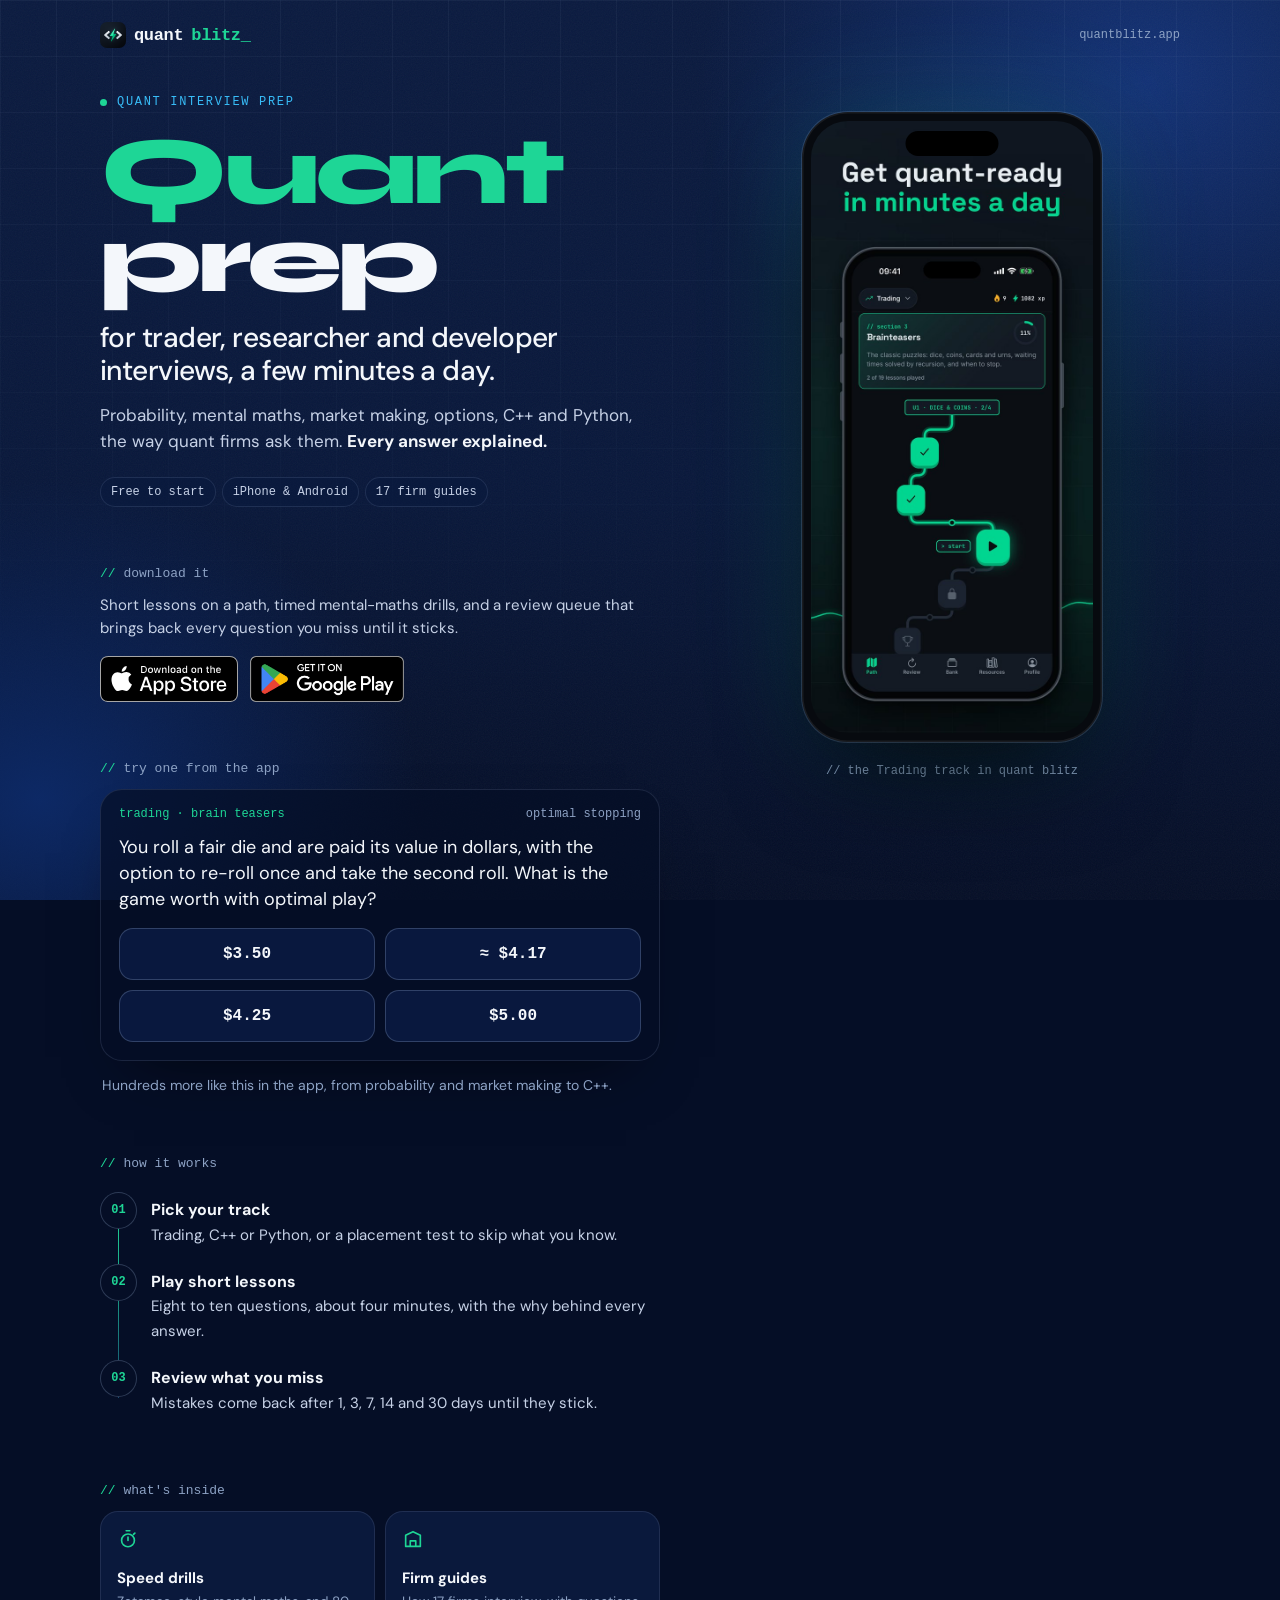
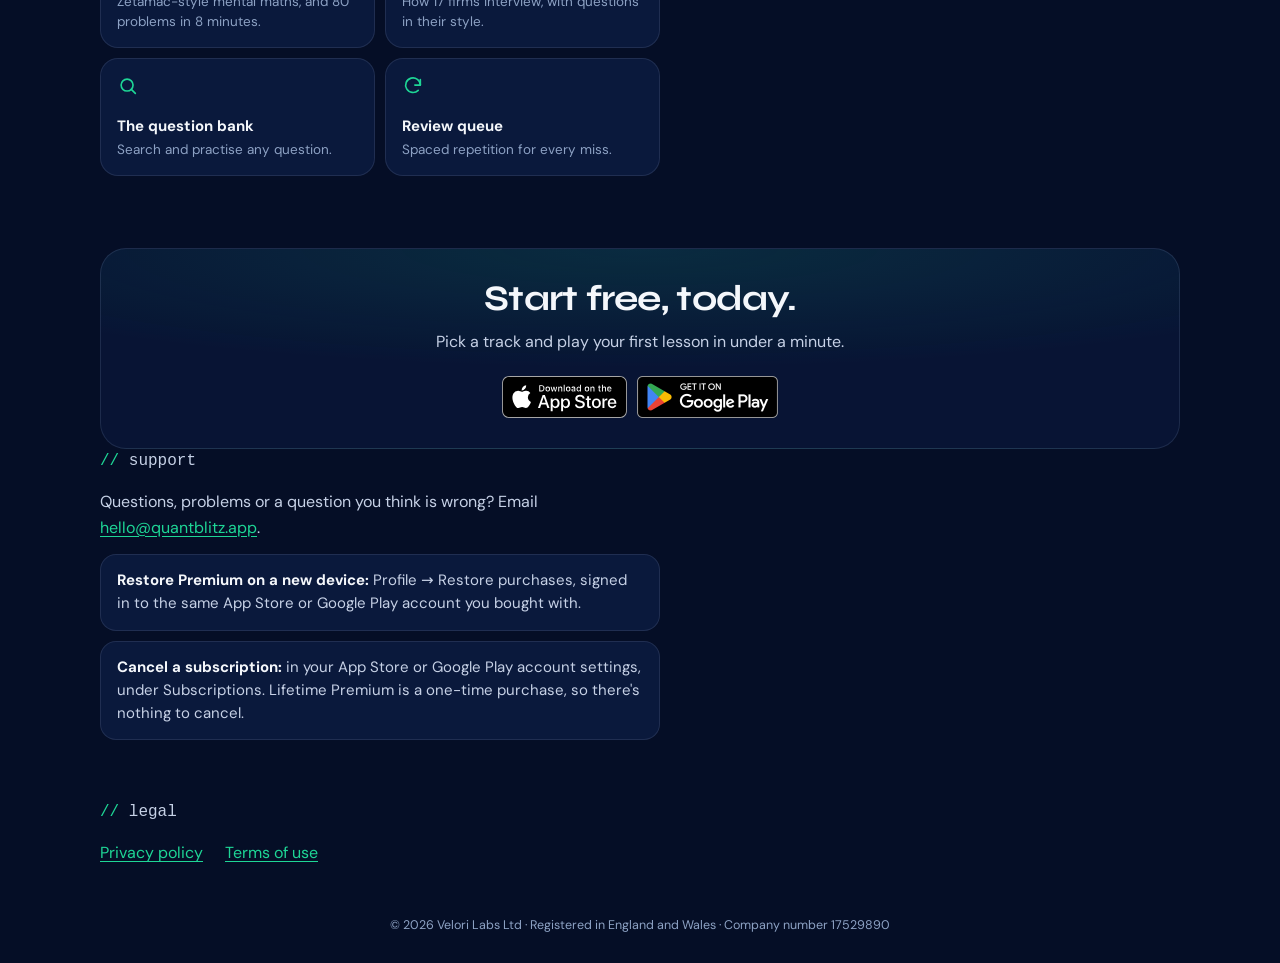
<file: index.html>
<!doctype html>
<html lang="en-GB">
  <head>
    <meta charset="utf-8" />
    <meta name="viewport" content="width=device-width, initial-scale=1, viewport-fit=cover" />
    <title>quant blitz: quant interview prep</title>
    <meta
      name="description"
      content="Quant interview prep in a few minutes a day: probability, mental maths, brainteasers, market making, options, C++ and Python, every answer explained. Free on iPhone and Android."
    />
    <link rel="canonical" href="https://quantblitz.app/" />
    <link rel="icon" href="favicon.svg" type="image/svg+xml" />
    <link rel="icon" href="favicon.png" type="image/png" sizes="32x32" />
    <link rel="apple-touch-icon" href="apple-touch-icon.png" />
    <meta name="theme-color" content="#0a1a3f" />
    <meta name="apple-itunes-app" content="app-id=6820223409" />
    <meta property="og:type" content="website" />
    <meta property="og:site_name" content="quant blitz" />
    <meta property="og:title" content="quant blitz: quant interview prep" />
    <meta
      property="og:description"
      content="Short lessons for quant trader, researcher and developer interviews, every answer explained. Free on iPhone and Android."
    />
    <meta property="og:url" content="https://quantblitz.app/" />
    <meta property="og:image" content="https://quantblitz.app/img/quant-blitz-path.jpg" />
    <meta name="twitter:card" content="summary_large_image" />
    <link rel="preload" href="fonts/syne-800.woff2" as="font" type="font/woff2" crossorigin />
    <link rel="preload" href="fonts/dm-sans-400.woff2" as="font" type="font/woff2" crossorigin />
    <script>
      document.documentElement.classList.add('js');
    </script>
    <style>
      @font-face {
        font-family: 'Syne';
        src: url('fonts/syne-800.woff2') format('woff2');
        font-weight: 800;
        font-display: swap;
      }
      @font-face {
        font-family: 'Syne';
        src: url('fonts/syne-700.woff2') format('woff2');
        font-weight: 700;
        font-display: swap;
      }
      @font-face {
        font-family: 'DM Sans';
        src: url('fonts/dm-sans-400.woff2') format('woff2');
        font-weight: 400;
        font-display: swap;
      }
      @font-face {
        font-family: 'DM Sans';
        src: url('fonts/dm-sans-500.woff2') format('woff2');
        font-weight: 500;
        font-display: swap;
      }
      @font-face {
        font-family: 'DM Sans';
        src: url('fonts/dm-sans-700.woff2') format('woff2');
        font-weight: 700;
        font-display: swap;
      }

      /* Bristol Trading Society's navy, as in the Instagram slides, with quant blitz green for prices and actions. */
      :root {
        color-scheme: dark;
        --abyss: #050e26;
        --navy: #0a1a3f;
        --surface: rgba(16, 36, 82, 0.5);
        --surface-solid: #0d204c;
        --line: rgba(141, 162, 196, 0.16);
        --line-strong: rgba(141, 162, 196, 0.3);
        --text: #f4f7fb;
        --body: #c6d1e6;
        --muted: #8da2c4;
        --sky: #38bdf8;
        --green: #1ed696;
        --on-green: #03140d;
        --red: #ff7b7b;
        --ease: cubic-bezier(0.2, 0.7, 0.2, 1);
        --mono: ui-monospace, 'SF Mono', SFMono-Regular, Menlo, Consolas, monospace;
        --display: 'Syne', 'DM Sans', system-ui, sans-serif;
        --sans: 'DM Sans', system-ui, -apple-system, sans-serif;
      }
      * {
        box-sizing: border-box;
      }
      html {
        -webkit-text-size-adjust: 100%;
        background: var(--abyss);
      }
      body {
        margin: 0;
        min-height: 100vh;
        color: var(--text);
        font: 400 16px/1.55 var(--sans);
        -webkit-font-smoothing: antialiased;
        overflow-x: hidden;
      }
      ::selection {
        background: rgba(30, 214, 150, 0.3);
      }
      img {
        display: block;
        max-width: 100%;
      }
      svg {
        flex: none;
      }

      /* Backdrop: two slow glows, the slides' grid fading out downwards, and a little grain. */
      .backdrop {
        position: fixed;
        inset: 0;
        z-index: -1;
        overflow: hidden;
        pointer-events: none;
        background: linear-gradient(180deg, var(--navy) 0%, #08173a 55%, var(--abyss) 100%);
      }
      .backdrop::before,
      .backdrop::after {
        content: '';
        position: absolute;
        border-radius: 50%;
      }
      .backdrop::before {
        width: 900px;
        height: 760px;
        right: -320px;
        top: -300px;
        background: radial-gradient(closest-side, rgba(37, 99, 235, 0.32), transparent);
        animation: drift 24s ease-in-out infinite alternate;
      }
      .backdrop::after {
        width: 760px;
        height: 640px;
        left: -340px;
        bottom: -220px;
        background: radial-gradient(closest-side, rgba(13, 43, 107, 0.9), transparent);
        animation: drift 28s ease-in-out infinite alternate-reverse;
      }
      .backdrop .grid {
        position: absolute;
        inset: 0;
        background-image:
          linear-gradient(rgba(141, 162, 196, 0.07) 1px, transparent 1px),
          linear-gradient(90deg, rgba(141, 162, 196, 0.07) 1px, transparent 1px);
        background-size: 56px 56px;
        -webkit-mask-image: linear-gradient(180deg, #000 0%, rgba(0, 0, 0, 0.12) 75%, transparent);
        mask-image: linear-gradient(180deg, #000 0%, rgba(0, 0, 0, 0.12) 75%, transparent);
      }
      .backdrop .grain {
        position: absolute;
        inset: 0;
        opacity: 0.05;
        background-image: url("data:image/svg+xml,%3Csvg xmlns='http://www.w3.org/2000/svg' width='180' height='180'%3E%3Cfilter id='n'%3E%3CfeTurbulence type='fractalNoise' baseFrequency='.85' numOctaves='3' stitchTiles='stitch'/%3E%3C/filter%3E%3Crect width='100%25' height='100%25' filter='url(%23n)'/%3E%3C/svg%3E");
      }
      @keyframes drift {
        to {
          transform: translate3d(-70px, 90px, 0) scale(1.08);
        }
      }

      /* Entrances: everything marked data-reveal rises in once, staggered by --d. */
      .js [data-reveal] {
        opacity: 0;
        transform: translateY(14px);
        filter: blur(4px);
        transition:
          opacity 0.7s var(--ease) var(--d, 0s),
          transform 0.7s var(--ease) var(--d, 0s),
          filter 0.7s var(--ease) var(--d, 0s),
          border-color 0.25s var(--ease);
      }
      .js [data-reveal].in {
        opacity: 1;
        transform: none;
        filter: none;
      }

      /* Header */
      .top {
        max-width: 1120px;
        margin: 0 auto;
        padding: max(22px, env(safe-area-inset-top)) 20px 0;
        display: flex;
        align-items: center;
        justify-content: space-between;
      }
      .lockup {
        display: flex;
        align-items: center;
        gap: 12px;
      }
      .lockup .bts {
        width: auto;
        height: 22px;
      }
      .lockup .x {
        color: var(--muted);
        font-size: 15px;
      }
      .wordmark {
        display: inline-flex;
        align-items: center;
        gap: 8px;
        font: 700 17px/1 var(--mono);
        letter-spacing: -0.02em;
        white-space: nowrap;
      }
      .wordmark img {
        width: 26px;
        height: 26px;
        border-radius: 7px;
      }
      .wordmark em {
        font-style: normal;
        color: var(--green);
      }
      .cursor {
        animation: blink 1.1s steps(1) infinite;
      }
      @keyframes blink {
        50% {
          opacity: 0;
        }
      }
      .top .where {
        display: none;
        font: 500 12px/1 var(--mono);
        color: var(--muted);
      }

      /* Layout: one column on phones; content and a sticky phone side by side on wide screens. */
      .layout {
        max-width: 1120px;
        margin: 0 auto;
        padding: 0 20px;
      }

      /* Hero */
      .hero {
        padding: 48px 0 0;
      }
      .label {
        display: flex;
        align-items: center;
        gap: 10px;
        margin: 0 0 20px;
        font: 500 12px/1 var(--mono);
        letter-spacing: 0.14em;
        text-transform: uppercase;
        color: var(--sky);
      }
      .dot {
        width: 7px;
        height: 7px;
        border-radius: 50%;
        background: var(--green);
        animation: pulse 2.4s var(--ease) infinite;
      }
      @keyframes pulse {
        0% {
          box-shadow: 0 0 0 0 rgba(30, 214, 150, 0.55);
        }
        70%,
        100% {
          box-shadow: 0 0 0 9px rgba(30, 214, 150, 0);
        }
      }
      h1 {
        margin: 0;
        font-weight: 400;
      }
      h1 .big {
        display: block;
        font: 800 clamp(48px, 15vw, 96px) / 0.92 var(--display);
        letter-spacing: -0.045em;
      }
      h1 .big em {
        font-style: normal;
        color: var(--green);
      }
      h1 .rest {
        display: block;
        margin-top: 16px;
        font: 500 clamp(22px, 6vw, 28px) / 1.2 var(--sans);
        letter-spacing: -0.02em;
        text-wrap: balance;
      }
      .lede {
        margin: 14px 0 0;
        font-size: 17px;
        color: var(--body);
      }
      .lede strong {
        color: var(--text);
        font-weight: 700;
      }
      .facts {
        display: flex;
        flex-wrap: wrap;
        gap: 6px;
        margin: 22px 0 0;
        padding: 0;
        list-style: none;
      }
      .facts li {
        padding: 8px 10px;
        border: 1px solid var(--line);
        border-radius: 999px;
        background: rgba(10, 26, 63, 0.55);
        font: 500 12px/1 var(--mono);
        color: var(--body);
      }

      /* Section labels, in the app's code-comment style */
      .kicker {
        margin: 0 0 14px;
        font: 500 13px/1 var(--mono);
        color: var(--muted);
      }
      .kicker b {
        font-weight: 500;
        color: var(--green);
      }
      section + section {
        margin-top: 60px;
      }
      .plans {
        margin-top: 44px;
        scroll-margin-top: 24px;
      }

      /* Plans */
      .plan-list {
        display: grid;
        gap: 12px;
      }
      .plan {
        position: relative;
        isolation: isolate;
        display: block;
        overflow: hidden;
        padding: 18px 18px 14px;
        border: 1px solid var(--line);
        border-radius: 20px;
        background: var(--surface);
        color: var(--text);
        text-decoration: none;
        -webkit-tap-highlight-color: transparent;
      }
      .plan::before {
        content: '';
        position: absolute;
        inset: 0;
        z-index: -1;
        opacity: 0;
        transition: opacity 0.3s var(--ease);
        background: radial-gradient(
          340px circle at var(--mx, 50%) var(--my, 0%),
          rgba(56, 189, 248, 0.14),
          transparent 65%
        );
      }
      .plan:hover {
        border-color: var(--line-strong);
      }
      .plan:hover::before {
        opacity: 1;
      }
      .js .plan.in:active,
      .plan:active {
        transform: scale(0.985);
        transition-duration: 0.12s;
        transition-delay: 0s;
      }
      .plan:focus-visible {
        outline: 2px solid var(--green);
        outline-offset: 3px;
      }
      .plan.featured {
        border-color: transparent;
        background:
          linear-gradient(var(--surface-solid), var(--surface-solid)) padding-box,
          linear-gradient(
              140deg,
              rgba(30, 214, 150, 0.95),
              rgba(56, 189, 248, 0.45) 45%,
              rgba(141, 162, 196, 0.16) 80%
            )
            border-box;
      }
      .plan-row {
        display: flex;
        flex-wrap: wrap;
        align-items: baseline;
        justify-content: space-between;
        gap: 6px 12px;
      }
      .name {
        font: 700 20px/1.2 var(--display);
        letter-spacing: -0.01em;
      }
      .price {
        display: flex;
        align-items: baseline;
        gap: 8px;
        white-space: nowrap;
        font-variant-numeric: tabular-nums;
      }
      .was {
        position: relative;
        color: var(--muted);
        font-size: 15px;
        text-decoration: none;
      }
      .was::after {
        content: '';
        position: absolute;
        left: -2px;
        right: -2px;
        top: 55%;
        height: 1.5px;
        background: currentColor;
        transform: scaleX(0);
        transform-origin: left;
        transition: transform 0.5s var(--ease) calc(var(--d, 0s) + 0.45s);
      }
      html:not(.js) .was::after,
      .in .was::after {
        transform: scaleX(1);
      }
      .now {
        font: 700 24px/1 var(--display);
        letter-spacing: -0.02em;
        color: var(--green);
      }
      .per {
        font-size: 14px;
        color: var(--muted);
      }
      .note {
        margin: 8px 0 0;
        font-size: 14.5px;
        line-height: 1.5;
        color: var(--body);
      }
      .plan-foot {
        display: flex;
        align-items: center;
        justify-content: space-between;
        margin-top: 14px;
        padding-top: 12px;
        border-top: 1px dashed var(--line);
        font: 500 12px/1 var(--mono);
        color: var(--muted);
      }
      .plan-foot b {
        font-weight: 600;
        letter-spacing: 0.06em;
        color: var(--text);
      }
      .go {
        display: inline-flex;
        align-items: center;
        gap: 6px;
        color: var(--text);
      }
      .go svg {
        transition: transform 0.25s var(--ease);
      }
      .plan:hover .go svg {
        transform: translate(2px, -2px);
      }
      .hint {
        margin: 14px 2px 0;
        font-size: 14px;
        color: var(--muted);
      }

      /* Try a question */
      .q-card {
        padding: 18px;
        border: 1px solid var(--line);
        border-radius: 22px;
        background: rgba(5, 14, 38, 0.72);
        box-shadow: 0 30px 60px -34px rgba(0, 0, 0, 0.7);
      }
      .q-meta {
        display: flex;
        justify-content: space-between;
        gap: 12px;
        font: 500 12px/1 var(--mono);
        color: var(--muted);
      }
      .q-meta .sec {
        color: var(--green);
      }
      .q {
        margin: 14px 0 16px;
        font-size: 18px;
        line-height: 1.45;
      }
      .opts {
        display: grid;
        grid-template-columns: 1fr 1fr;
        gap: 10px;
      }
      .opt {
        appearance: none;
        min-height: 52px;
        padding: 0 12px;
        border: 1px solid var(--line-strong);
        border-radius: 14px;
        background: rgba(14, 33, 80, 0.6);
        color: var(--text);
        font: 600 16px/1 var(--mono);
        cursor: pointer;
        -webkit-tap-highlight-color: transparent;
        transition:
          background-color 0.2s,
          border-color 0.2s,
          color 0.2s,
          opacity 0.3s,
          transform 0.15s var(--ease);
      }
      .opt:hover {
        border-color: var(--sky);
      }
      .opt:active {
        transform: scale(0.97);
      }
      .opt:focus-visible {
        outline: 2px solid var(--sky);
        outline-offset: 2px;
      }
      .opt[disabled] {
        cursor: default;
      }
      .opt.right {
        border-color: var(--green);
        background: rgba(30, 214, 150, 0.16);
        color: var(--green);
      }
      .opt.wrong {
        border-color: var(--red);
        background: rgba(255, 123, 123, 0.12);
        color: var(--red);
        animation: shake 0.4s var(--ease);
      }
      .answered .opt:not(.right):not(.wrong) {
        opacity: 0.4;
      }
      @keyframes shake {
        20% {
          transform: translateX(-4px);
        }
        40% {
          transform: translateX(4px);
        }
        60% {
          transform: translateX(-2px);
        }
        80% {
          transform: translateX(2px);
        }
      }
      .explain {
        display: grid;
        grid-template-rows: 0fr;
        transition: grid-template-rows 0.45s var(--ease);
      }
      .explain > div {
        overflow: hidden;
      }
      .answered .explain {
        grid-template-rows: 1fr;
      }
      .explain p {
        margin: 16px 0 0;
        padding-top: 14px;
        border-top: 1px dashed var(--line);
        font-size: 15px;
        color: var(--body);
      }
      .verdict {
        display: block;
        margin-bottom: 8px;
        font: 700 12px/1 var(--mono);
        letter-spacing: 0.08em;
        text-transform: uppercase;
      }
      .more {
        margin: 14px 2px 0;
        font-size: 14px;
        color: var(--muted);
      }

      /* How it works: a line draws down through the three steps */
      .steps {
        position: relative;
        margin: 0;
        padding: 0;
        list-style: none;
      }
      .steps::before {
        content: '';
        position: absolute;
        left: 18px;
        top: 26px;
        bottom: 26px;
        width: 1px;
        background: linear-gradient(var(--green), rgba(56, 189, 248, 0.35));
        transform: scaleY(0);
        transform-origin: top;
        transition: transform 1.1s var(--ease) 0.3s;
      }
      html:not(.js) .steps::before,
      .steps.in::before {
        transform: scaleY(1);
      }
      .steps li {
        display: grid;
        grid-template-columns: 37px 1fr;
        gap: 14px;
        padding: 8px 0;
      }
      .n {
        position: relative;
        display: grid;
        place-items: center;
        width: 37px;
        height: 37px;
        border: 1px solid var(--line-strong);
        border-radius: 50%;
        background: var(--abyss);
        font: 600 12px/1 var(--mono);
        color: var(--green);
      }
      .t {
        padding-top: 6px;
      }
      .t b {
        display: block;
        font-weight: 700;
      }
      .t span {
        font-size: 15px;
        color: var(--body);
      }

      /* What's in Premium */
      .features {
        display: grid;
        grid-template-columns: 1fr 1fr;
        gap: 10px;
      }
      .feature {
        padding: 16px;
        border: 1px solid var(--line);
        border-radius: 18px;
        background: var(--surface);
      }
      .feature svg {
        width: 22px;
        height: 22px;
        color: var(--green);
      }
      .feature b {
        display: block;
        margin-top: 12px;
        font-size: 15px;
        line-height: 1.25;
      }
      .feature span {
        display: block;
        margin-top: 4px;
        font-size: 13.5px;
        line-height: 1.45;
        color: var(--muted);
      }

      /* The phone */
      .device-wrap {
        display: grid;
        justify-items: center;
        margin: 64px auto 0;
      }
      .tilt {
        transition: transform 0.8s var(--ease);
      }
      .device {
        position: relative;
        width: min(290px, 76vw);
        padding: 9px;
        border-radius: 46px;
        background: #070a0f;
        box-shadow:
          inset 0 0 0 1.5px rgba(255, 255, 255, 0.07),
          0 0 0 1px rgba(141, 162, 196, 0.22),
          0 50px 100px -30px rgba(0, 0, 0, 0.75),
          0 0 120px -10px rgba(30, 214, 150, 0.2);
        animation: float 7s ease-in-out infinite;
      }
      .device img {
        width: 100%;
        height: auto;
        border-radius: 37px;
      }
      .device::after {
        content: '';
        position: absolute;
        top: 19px;
        left: 50%;
        width: 31%;
        height: 25px;
        border-radius: 20px;
        background: #000;
        transform: translateX(-50%);
      }
      @keyframes float {
        50% {
          transform: translateY(-8px);
        }
      }
      .device-cap {
        margin: 20px 0 0;
        font: 500 12px/1.5 var(--mono);
        color: var(--muted);
        text-align: center;
      }

      /* Closing */
      .closing {
        max-width: 1120px;
        margin: 72px auto 0;
        padding: 0 20px;
      }
      .closing-card {
        padding: 30px 22px;
        border: 1px solid var(--line);
        border-radius: 26px;
        background:
          radial-gradient(120% 100% at 50% 0%, rgba(30, 214, 150, 0.12), transparent 60%),
          rgba(10, 26, 63, 0.6);
        text-align: center;
      }
      .closing h2 {
        margin: 0;
        font: 700 clamp(26px, 7vw, 36px) / 1.12 var(--display);
        letter-spacing: -0.02em;
        text-wrap: balance;
      }
      .closing-card p {
        margin: 10px auto 22px;
        max-width: 30em;
        color: var(--body);
      }
      .btn {
        display: inline-flex;
        align-items: center;
        justify-content: center;
        gap: 8px;
        min-height: 52px;
        padding: 0 26px;
        border-radius: 999px;
        background: var(--green);
        color: var(--on-green);
        font: 700 16px/1 var(--sans);
        text-decoration: none;
        box-shadow: 0 10px 30px -10px rgba(30, 214, 150, 0.6);
        -webkit-tap-highlight-color: transparent;
        transition:
          transform 0.2s var(--ease),
          box-shadow 0.2s var(--ease);
      }
      .btn:hover {
        transform: translateY(-1px);
        box-shadow: 0 14px 34px -10px rgba(30, 214, 150, 0.75);
      }
      .btn:active {
        transform: scale(0.98);
      }
      .btn:focus-visible {
        outline: 2px solid var(--text);
        outline-offset: 3px;
      }
      .get-copy {
        margin: 0 0 16px;
        font-size: 15px;
        color: var(--body);
      }
      /* Official store badges, same height, unaltered (Apple and Google badge guidelines) */
      .stores {
        display: flex;
        flex-wrap: wrap;
        align-items: center;
        gap: 12px;
      }
      .stores a {
        display: block;
        border-radius: 9px;
        -webkit-tap-highlight-color: transparent;
        transition: transform 0.2s var(--ease);
      }
      .stores a:hover {
        transform: translateY(-1px);
      }
      .stores a:active {
        transform: scale(0.97);
      }
      .stores a:focus-visible {
        outline: 2px solid var(--green);
        outline-offset: 3px;
      }
      .stores img {
        width: auto;
        height: 46px;
      }
      .closing .stores {
        justify-content: center;
        gap: 10px;
      }
      .closing .stores img {
        height: 42px;
      }
      .closing-card .or {
        margin: 22px 0 12px;
        font: 500 12px/1 var(--mono);
        color: var(--muted);
      }
      .fine {
        max-width: 640px;
        margin: 28px auto 0;
        font-size: 13px;
        line-height: 1.6;
        color: var(--muted);
        text-align: center;
      }
      footer {
        padding: 28px 20px calc(96px + env(safe-area-inset-bottom));
        font-size: 12.5px;
        color: var(--muted);
        text-align: center;
      }
      footer p {
        margin: 0;
      }

      /* Sticky bar on phones once the plans are scrolled past */
      .bar {
        position: fixed;
        left: 12px;
        right: 12px;
        bottom: max(12px, env(safe-area-inset-bottom));
        z-index: 10;
        display: flex;
        align-items: center;
        justify-content: space-between;
        gap: 12px;
        max-width: 520px;
        margin: 0 auto;
        padding: 8px 8px 8px 16px;
        border: 1px solid var(--line-strong);
        border-radius: 18px;
        background: rgba(5, 14, 38, 0.82);
        -webkit-backdrop-filter: blur(14px) saturate(140%);
        backdrop-filter: blur(14px) saturate(140%);
        transform: translateY(160%);
        transition: transform 0.45s var(--ease);
      }
      .bar.show {
        transform: none;
      }
      .bar span {
        font-size: 14px;
        color: var(--body);
      }
      .bar b {
        color: var(--text);
      }
      .bar .btn {
        min-height: 42px;
        padding: 0 18px;
        font-size: 14px;
        box-shadow: none;
      }

      @media (min-width: 720px) {
        .top .where {
          display: block;
        }
      }
      @media (min-width: 960px) {
        .layout {
          display: grid;
          grid-template-columns: minmax(0, 560px) minmax(0, 1fr);
          gap: 64px;
          align-items: start;
        }
        .device-wrap {
          position: sticky;
          top: 40px;
          margin-top: 0;
          padding-top: 64px;
        }
        .device {
          width: 300px;
        }
        .bar {
          display: none;
        }
        footer {
          padding-bottom: max(28px, env(safe-area-inset-bottom));
        }
      }
      @media (prefers-reduced-motion: no-preference) {
        html {
          scroll-behavior: smooth;
        }
      }
      @media (prefers-reduced-motion: reduce) {
        *,
        *::before,
        *::after {
          animation: none !important;
          transition-duration: 0.01ms !important;
          transition-delay: 0s !important;
        }
      }

      /* Homepage additions: support and legal (the App Store links here for support). */
      .info p {
        color: var(--body);
        font-size: 16px;
        line-height: 1.6;
        margin: 0 0 14px;
      }
      .info a {
        color: var(--green);
        text-underline-offset: 3px;
      }
      .info ul {
        list-style: none;
        margin: 0;
        padding: 0;
        display: grid;
        gap: 10px;
      }
      .info li {
        background: var(--surface);
        border: 1px solid var(--line);
        border-radius: 16px;
        padding: 14px 16px;
        color: var(--body);
        font-size: 15px;
        line-height: 1.55;
      }
      .info li b {
        color: var(--text);
      }
      main.after {
        padding-bottom: 8px;
      }
      .legal-links {
        display: flex;
        gap: 22px;
        flex-wrap: wrap;
      }
    </style>
  </head>
  <body>
    <div class="backdrop" aria-hidden="true">
      <div class="grid"></div>
      <div class="grain"></div>
    </div>

    <header class="top">
      <div class="lockup" data-reveal>
        <span class="wordmark"
          ><img src="img/quant-blitz.png" alt="" width="26" height="26" />quant
          <em>blitz<span class="cursor" aria-hidden="true">_</span></em></span
        >
      </div>
      <span class="where">quantblitz.app</span>
    </header>

    <div class="layout">
      <main>
        <section class="hero">
          <p class="label" data-reveal style="--d: 0.05s">
            <span class="dot"></span>Quant interview prep
          </p>
          <h1 data-reveal style="--d: 0.12s">
            <span class="big"><em>Quant</em> prep</span>
            <span class="rest"
              >for trader, researcher and developer interviews, a few minutes a day.</span
            >
          </h1>
          <p class="lede" data-reveal style="--d: 0.2s">
            Probability, mental maths, market making, options, C++ and Python, the way quant firms
            ask them. <strong>Every answer explained.</strong>
          </p>
          <ul class="facts" data-reveal style="--d: 0.28s" aria-label="At a glance">
            <li>Free to start</li>
            <li>iPhone &amp; Android</li>
            <li>17 firm guides</li>
          </ul>
        </section>

        <section class="get" aria-labelledby="get-title">
          <p class="kicker" id="get-title" data-reveal style="--d: 0.32s"><b>//</b> download it</p>
          <p class="get-copy" data-reveal>
            Short lessons on a path, timed mental-maths drills, and a review queue that brings back
            every question you miss until it sticks.
          </p>
          <div class="stores" data-reveal>
            <a href="https://apps.apple.com/gb/app/quant-blitz-interview-prep/id6820223409"
              ><img
                src="img/badge-app-store.svg"
                alt="Download on the App Store"
                width="138"
                height="46"
            /></a>
            <a href="https://play.google.com/store/apps/details?id=com.qdevblitz.app"
              ><img
                src="img/badge-google-play.png"
                alt="Get it on Google Play"
                width="154"
                height="46"
            /></a>
          </div>
        </section>

        <section class="try" aria-labelledby="try-title">
          <p class="kicker" id="try-title" data-reveal><b>//</b> try one from the app</p>
          <div class="q-card" data-reveal>
            <div class="q-meta">
              <span class="sec">trading · brain teasers</span><span>optimal stopping</span>
            </div>
            <p class="q">
              You roll a fair die and are paid its value in dollars, with the option to re-roll once
              and take the second roll. What is the game worth with optimal play?
            </p>
            <div class="opts">
              <button class="opt" type="button">$3.50</button>
              <button class="opt" type="button">≈ $4.17</button>
              <button class="opt" type="button" data-correct="true">$4.25</button>
              <button class="opt" type="button">$5.00</button>
            </div>
            <div class="explain">
              <div>
                <p>
                  <span class="verdict" aria-live="polite"></span>Keep 4, 5 or 6, which happens half
                  the time and averages 5, and otherwise re-roll for an average of 3.5: (1/2)(5) +
                  (1/2)(3.5) = $4.25. $5.00 forgets that you only get to keep a high roll half the
                  time, and ≈ $4.17 comes from the wrong cutoff, keeping only 5 or 6 or keeping 3 as
                  well.
                </p>
              </div>
            </div>
          </div>
          <p class="more" data-reveal>
            Hundreds more like this in the app, from probability and market making to C++.
          </p>
        </section>

        <section class="how" aria-labelledby="how-title">
          <p class="kicker" id="how-title" data-reveal><b>//</b> how it works</p>
          <ol class="steps" data-reveal>
            <li>
              <span class="n">01</span
              ><span class="t"
                ><b>Pick your track</b
                ><span
                  >Trading, C++ or Python, or a placement test to skip what you know.</span
                ></span
              >
            </li>
            <li>
              <span class="n">02</span
              ><span class="t"
                ><b>Play short lessons</b
                ><span
                  >Eight to ten questions, about four minutes, with the why behind every
                  answer.</span
                ></span
              >
            </li>
            <li>
              <span class="n">03</span
              ><span class="t"
                ><b>Review what you miss</b
                ><span
                  >Mistakes come back after 1, 3, 7, 14 and 30 days until they stick.</span
                ></span
              >
            </li>
          </ol>
        </section>

        <section class="premium" aria-labelledby="inside-title">
          <p class="kicker" id="inside-title" data-reveal><b>//</b> what's inside</p>
          <div class="features">
            <div class="feature" data-reveal>
              <svg
                viewBox="0 0 24 24"
                fill="none"
                stroke="currentColor"
                stroke-width="1.8"
                stroke-linecap="round"
                stroke-linejoin="round"
                aria-hidden="true"
              >
                <circle cx="12" cy="13.5" r="7" />
                <path d="M12 13.5V10M10 3h4M18 7l1.5-1.5" />
              </svg>
              <b>Speed drills</b
              ><span>Zetamac-style mental maths, and 80 problems in 8 minutes.</span>
            </div>
            <div class="feature" data-reveal style="--d: 0.06s">
              <svg
                viewBox="0 0 24 24"
                fill="none"
                stroke="currentColor"
                stroke-width="1.8"
                stroke-linecap="round"
                stroke-linejoin="round"
                aria-hidden="true"
              >
                <path d="M4 20V8l8-4 8 4v12" />
                <path d="M9 20v-6h6v6M4 20h16" />
              </svg>
              <b>Firm guides</b><span>How 17 firms interview, with questions in their style.</span>
            </div>
            <div class="feature" data-reveal style="--d: 0.12s">
              <svg
                viewBox="0 0 24 24"
                fill="none"
                stroke="currentColor"
                stroke-width="1.8"
                stroke-linecap="round"
                stroke-linejoin="round"
                aria-hidden="true"
              >
                <circle cx="11" cy="11" r="6.5" />
                <path d="m20 20-4.4-4.4" />
              </svg>
              <b>The question bank</b><span>Search and practise any question.</span>
            </div>
            <div class="feature" data-reveal style="--d: 0.18s">
              <svg
                viewBox="0 0 24 24"
                fill="none"
                stroke="currentColor"
                stroke-width="1.8"
                stroke-linecap="round"
                stroke-linejoin="round"
                aria-hidden="true"
              >
                <path d="M20 11a8 8 0 1 0-2.3 5.7" />
                <path d="M20 5v6h-6" />
              </svg>
              <b>Review queue</b><span>Spaced repetition for every miss.</span>
            </div>
          </div>
        </section>
      </main>

      <aside class="device-wrap" data-reveal style="--d: 0.3s" aria-label="The quant blitz app">
        <div class="tilt">
          <div class="device">
            <img
              src="img/quant-blitz-path.jpg"
              alt="The quant blitz app showing the Trading track's Market Making section"
              width="640"
              height="1390"
            />
          </div>
        </div>
        <p class="device-cap">// the Trading track in quant blitz</p>
      </aside>
    </div>

    <section class="closing" aria-labelledby="closing-title">
      <div class="closing-card" data-reveal>
        <h2 id="closing-title">Start free, today.</h2>
        <p>Pick a track and play your first lesson in under a minute.</p>
        <div class="stores">
          <a href="https://apps.apple.com/gb/app/quant-blitz-interview-prep/id6820223409"
            ><img
              src="img/badge-app-store.svg"
              alt="Download on the App Store"
              width="138"
              height="46"
          /></a>
          <a href="https://play.google.com/store/apps/details?id=com.qdevblitz.app"
            ><img
              src="img/badge-google-play.png"
              alt="Get it on Google Play"
              width="154"
              height="46"
          /></a>
        </div>
      </div>
    </section>

    <div class="layout">
      <main class="after">
        <section class="info" aria-labelledby="support-title">
          <p class="kicker" id="support-title" data-reveal><b>//</b> support</p>
          <p data-reveal>
            Questions, problems or a question you think is wrong? Email
            <a href="mailto:hello@quantblitz.app">hello@quantblitz.app</a>.
          </p>
          <ul data-reveal>
            <li>
              <b>Restore Premium on a new device:</b> Profile → Restore purchases, signed in to the
              same App Store or Google Play account you bought with.
            </li>
            <li>
              <b>Cancel a subscription:</b> in your App Store or Google Play account settings, under
              Subscriptions. Lifetime Premium is a one-time purchase, so there's nothing to cancel.
            </li>
          </ul>
        </section>

        <section class="info" aria-labelledby="legal-title">
          <p class="kicker" id="legal-title" data-reveal><b>//</b> legal</p>
          <p class="legal-links" data-reveal>
            <a href="privacy/">Privacy policy</a><a href="terms/">Terms of use</a>
          </p>
        </section>
      </main>
    </div>

    <footer>
      <p>© 2026 Velori Labs Ltd · Registered in England and Wales · Company number 17529890</p>
    </footer>

    <script>
      (() => {
        // Entrances: reveal each marked element once as it scrolls into view, then drop its stagger
        // delay so hover and press feel instant afterwards.
        const io = new IntersectionObserver(
          (entries) => {
            for (const entry of entries) {
              if (!entry.isIntersecting) continue;
              const el = entry.target;
              el.classList.add('in');
              io.unobserve(el);
              setTimeout(() => el.style.setProperty('--d', '0s'), 1500);
            }
          },
          { rootMargin: '0px 0px -6% 0px', threshold: 0.1 },
        );
        document.querySelectorAll('[data-reveal]').forEach((el) => io.observe(el));

        // The sample question, answered the way the app does it.
        const quiz = document.querySelector('.q-card');
        quiz.addEventListener('click', (event) => {
          const picked = event.target.closest('.opt');
          if (!picked || quiz.classList.contains('answered')) return;
          const right = picked.dataset.correct === 'true';
          picked.classList.add(right ? 'right' : 'wrong');
          if (!right) quiz.querySelector('.opt[data-correct]').classList.add('right');
          quiz.querySelectorAll('.opt').forEach((option) => (option.disabled = true));
          const verdict = quiz.querySelector('.verdict');
          verdict.textContent = right ? 'Correct' : 'Not quite: it’s $4.25';
          verdict.style.color = right ? 'var(--green)' : 'var(--red)';
          quiz.classList.add('answered');
        });

        // Wide screens with a mouse: the phone leans gently towards the pointer.
        const tilt = document.querySelector('.tilt');
        const still = matchMedia('(prefers-reduced-motion: reduce)').matches;
        if (!still && matchMedia('(pointer: fine) and (min-width: 960px)').matches) {
          let frame = 0;
          addEventListener('pointermove', (event) => {
            cancelAnimationFrame(frame);
            frame = requestAnimationFrame(() => {
              const x = event.clientX / innerWidth - 0.5;
              const y = event.clientY / innerHeight - 0.5;
              tilt.style.transform = `perspective(1400px) rotateY(${x * 8}deg) rotateX(${-y * 6}deg)`;
            });
          });
        }
      })();
    </script>
  </body>
</html>
</file>
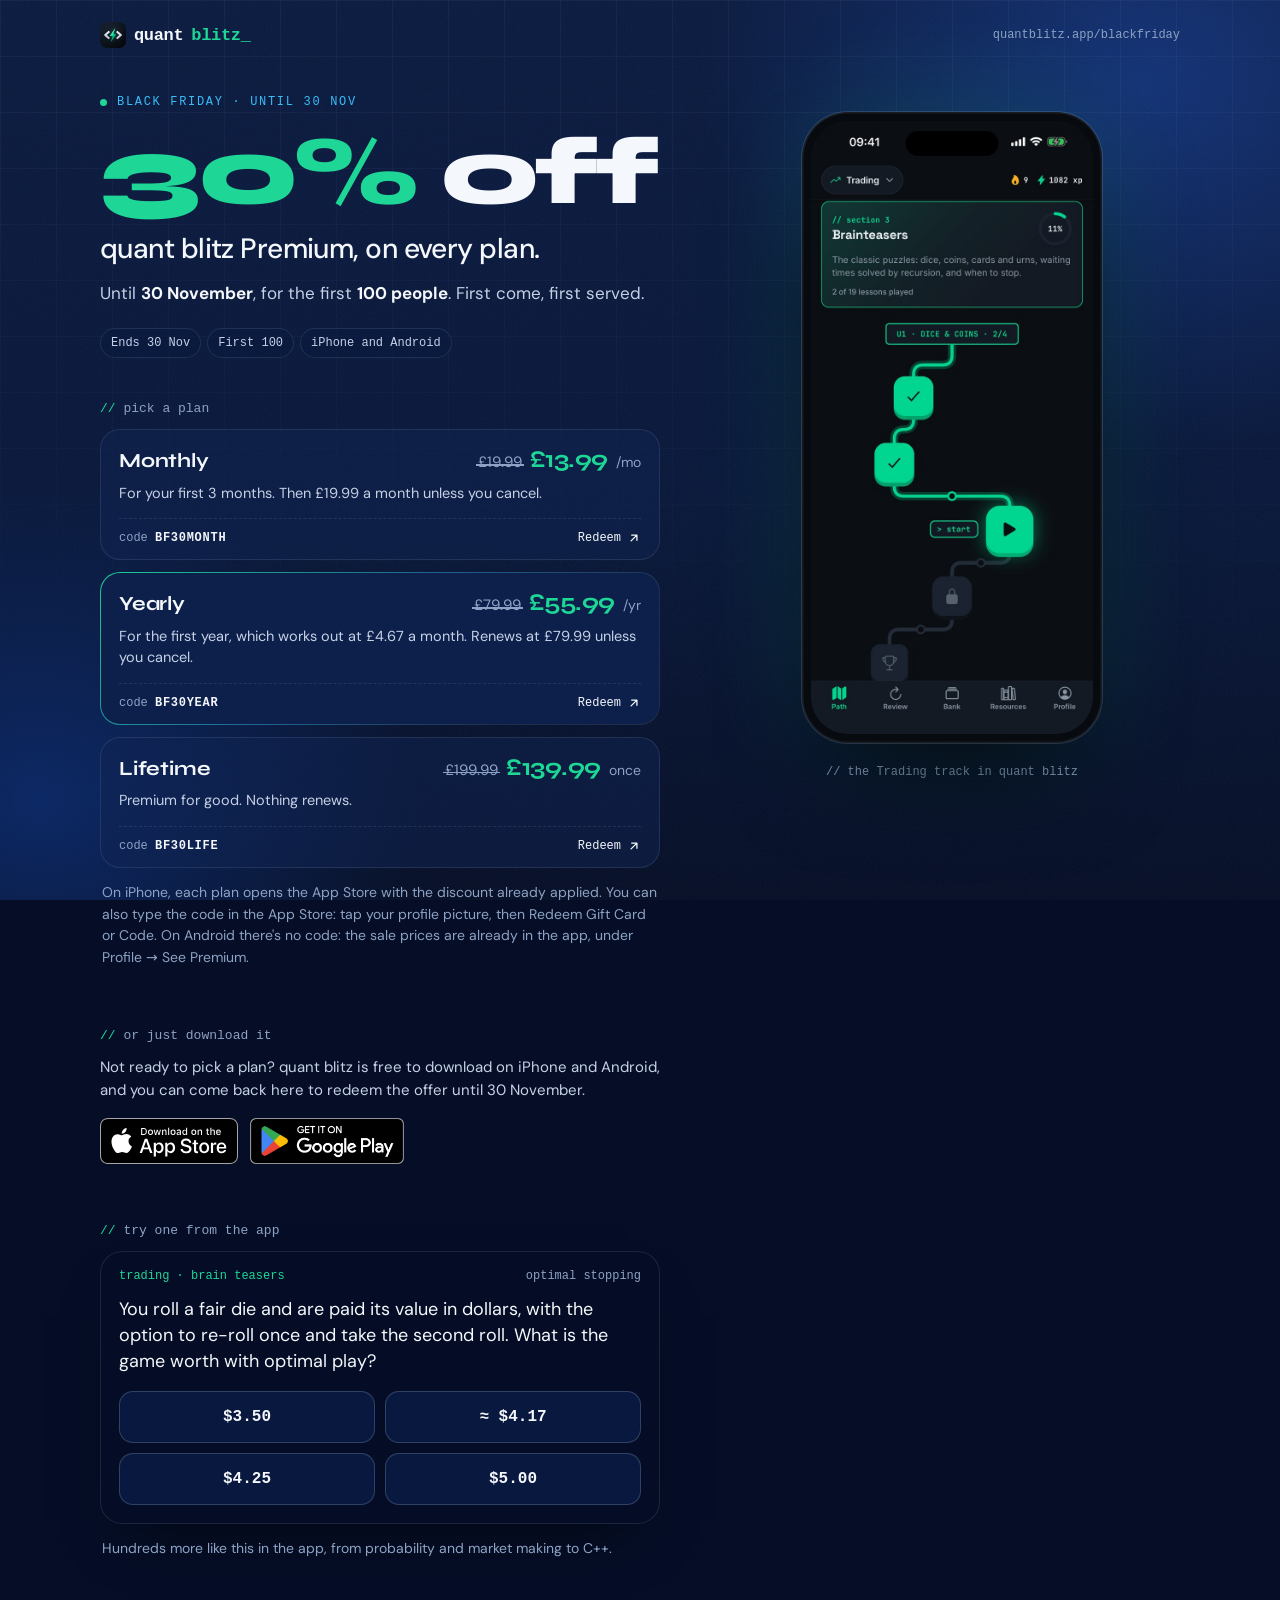
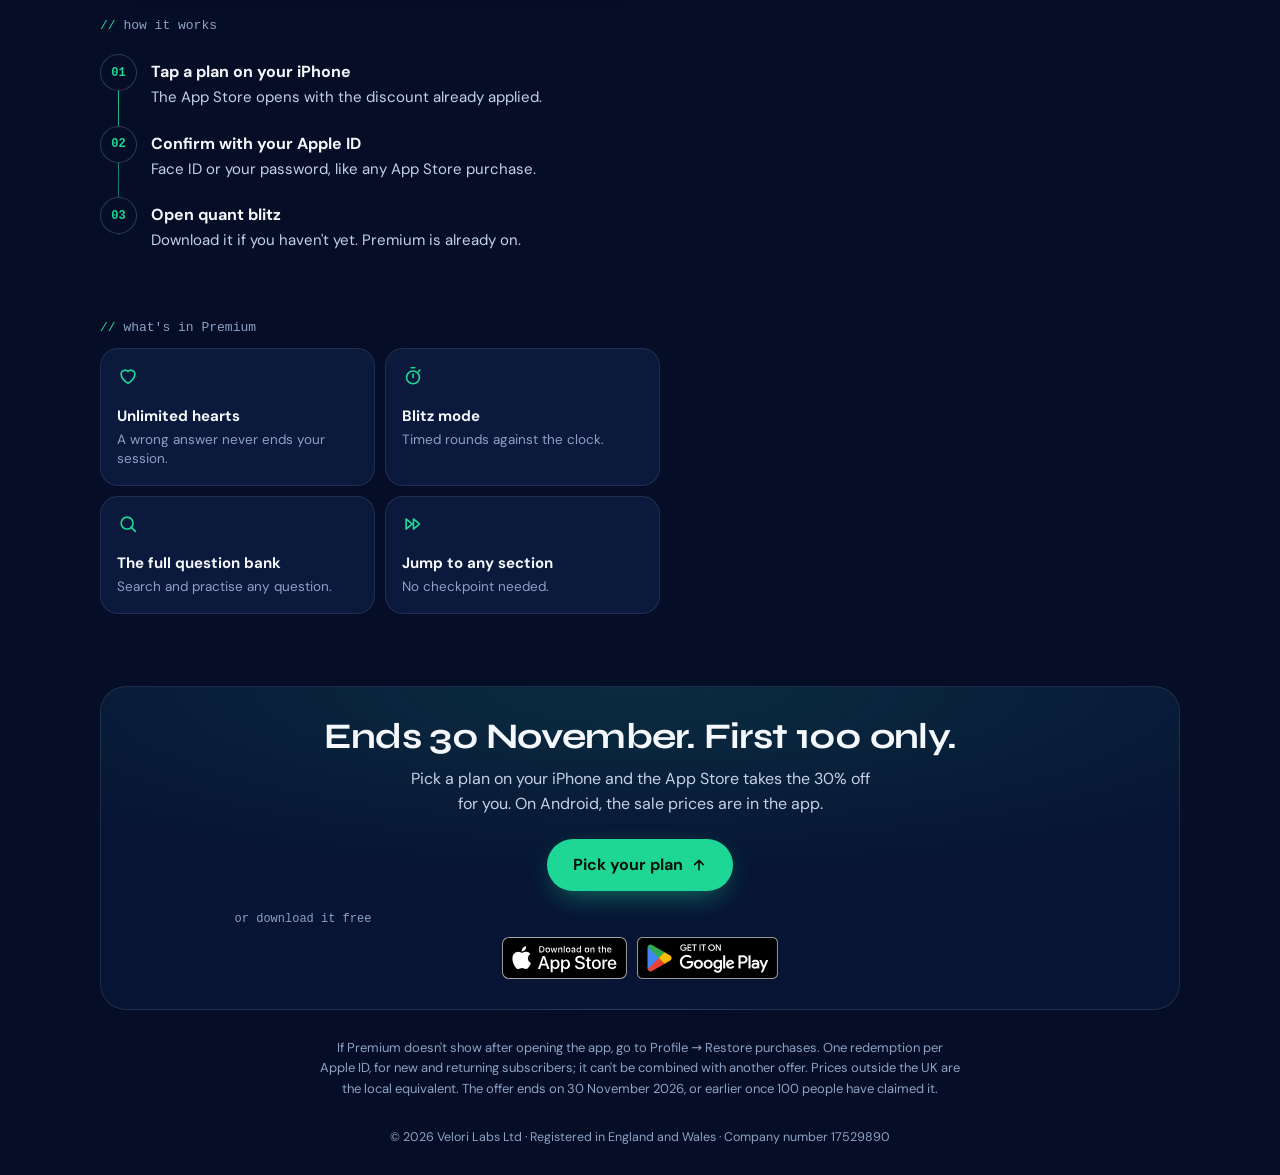
<file: blackfriday/index.html>
<!doctype html>
<html lang="en-GB">
  <head>
    <meta charset="utf-8" />
    <meta name="viewport" content="width=device-width, initial-scale=1, viewport-fit=cover" />
    <title>Black Friday: 30% off quant blitz Premium</title>
    <meta
      name="description"
      content="Black Friday: 30% off quant blitz Premium on every plan, monthly, yearly or lifetime. Until 30 November, first 100 only."
    />
    <meta name="robots" content="noindex" />
    <link rel="canonical" href="https://quantblitz.app/blackfriday/" />
    <link rel="icon" href="../favicon.svg" type="image/svg+xml" />
    <link rel="icon" href="../favicon.png" type="image/png" sizes="32x32" />
    <link rel="apple-touch-icon" href="../apple-touch-icon.png" />
    <meta name="theme-color" content="#0a1a3f" />
    <meta name="apple-itunes-app" content="app-id=6820223409" />
    <meta property="og:type" content="website" />
    <meta property="og:site_name" content="quant blitz" />
    <meta property="og:title" content="Black Friday: 30% off quant blitz Premium" />
    <meta
      property="og:description"
      content="30% off every plan of the quant interview prep app. Until 30 November, first 100 only."
    />
    <meta property="og:url" content="https://quantblitz.app/blackfriday/" />
    <meta property="og:image" content="https://quantblitz.app/img/blackfriday-og.jpg" />
    <meta property="og:image:width" content="1200" />
    <meta property="og:image:height" content="630" />
    <meta
      property="og:image:alt"
      content="quant blitz Black Friday: 30% off Premium until 30 November"
    />
    <meta name="twitter:card" content="summary_large_image" />
    <link rel="preload" href="../fonts/syne-800.woff2" as="font" type="font/woff2" crossorigin />
    <link rel="preload" href="../fonts/dm-sans-400.woff2" as="font" type="font/woff2" crossorigin />
    <script>
      document.documentElement.classList.add('js');
    </script>
    <style>
      @font-face {
        font-family: 'Syne';
        src: url('../fonts/syne-800.woff2') format('woff2');
        font-weight: 800;
        font-display: swap;
      }
      @font-face {
        font-family: 'Syne';
        src: url('../fonts/syne-700.woff2') format('woff2');
        font-weight: 700;
        font-display: swap;
      }
      @font-face {
        font-family: 'DM Sans';
        src: url('../fonts/dm-sans-400.woff2') format('woff2');
        font-weight: 400;
        font-display: swap;
      }
      @font-face {
        font-family: 'DM Sans';
        src: url('../fonts/dm-sans-500.woff2') format('woff2');
        font-weight: 500;
        font-display: swap;
      }
      @font-face {
        font-family: 'DM Sans';
        src: url('../fonts/dm-sans-700.woff2') format('woff2');
        font-weight: 700;
        font-display: swap;
      }

      /* The offer pages' navy, with quant blitz green for prices and actions. */
      :root {
        color-scheme: dark;
        --abyss: #050e26;
        --navy: #0a1a3f;
        --surface: rgba(16, 36, 82, 0.5);
        --surface-solid: #0d204c;
        --line: rgba(141, 162, 196, 0.16);
        --line-strong: rgba(141, 162, 196, 0.3);
        --text: #f4f7fb;
        --body: #c6d1e6;
        --muted: #8da2c4;
        --sky: #38bdf8;
        --green: #1ed696;
        --on-green: #03140d;
        --red: #ff7b7b;
        --ease: cubic-bezier(0.2, 0.7, 0.2, 1);
        --mono: ui-monospace, 'SF Mono', SFMono-Regular, Menlo, Consolas, monospace;
        --display: 'Syne', 'DM Sans', system-ui, sans-serif;
        --sans: 'DM Sans', system-ui, -apple-system, sans-serif;
      }
      * {
        box-sizing: border-box;
      }
      html {
        -webkit-text-size-adjust: 100%;
        background: var(--abyss);
      }
      body {
        margin: 0;
        min-height: 100vh;
        color: var(--text);
        font: 400 16px/1.55 var(--sans);
        -webkit-font-smoothing: antialiased;
        overflow-x: hidden;
      }
      ::selection {
        background: rgba(30, 214, 150, 0.3);
      }
      img {
        display: block;
        max-width: 100%;
      }
      svg {
        flex: none;
      }

      /* Backdrop: two slow glows, the slides' grid fading out downwards, and a little grain. */
      .backdrop {
        position: fixed;
        inset: 0;
        z-index: -1;
        overflow: hidden;
        pointer-events: none;
        background: linear-gradient(180deg, var(--navy) 0%, #08173a 55%, var(--abyss) 100%);
      }
      .backdrop::before,
      .backdrop::after {
        content: '';
        position: absolute;
        border-radius: 50%;
      }
      .backdrop::before {
        width: 900px;
        height: 760px;
        right: -320px;
        top: -300px;
        background: radial-gradient(closest-side, rgba(37, 99, 235, 0.32), transparent);
        animation: drift 24s ease-in-out infinite alternate;
      }
      .backdrop::after {
        width: 760px;
        height: 640px;
        left: -340px;
        bottom: -220px;
        background: radial-gradient(closest-side, rgba(13, 43, 107, 0.9), transparent);
        animation: drift 28s ease-in-out infinite alternate-reverse;
      }
      .backdrop .grid {
        position: absolute;
        inset: 0;
        background-image:
          linear-gradient(rgba(141, 162, 196, 0.07) 1px, transparent 1px),
          linear-gradient(90deg, rgba(141, 162, 196, 0.07) 1px, transparent 1px);
        background-size: 56px 56px;
        -webkit-mask-image: linear-gradient(180deg, #000 0%, rgba(0, 0, 0, 0.12) 75%, transparent);
        mask-image: linear-gradient(180deg, #000 0%, rgba(0, 0, 0, 0.12) 75%, transparent);
      }
      .backdrop .grain {
        position: absolute;
        inset: 0;
        opacity: 0.05;
        background-image: url("data:image/svg+xml,%3Csvg xmlns='http://www.w3.org/2000/svg' width='180' height='180'%3E%3Cfilter id='n'%3E%3CfeTurbulence type='fractalNoise' baseFrequency='.85' numOctaves='3' stitchTiles='stitch'/%3E%3C/filter%3E%3Crect width='100%25' height='100%25' filter='url(%23n)'/%3E%3C/svg%3E");
      }
      @keyframes drift {
        to {
          transform: translate3d(-70px, 90px, 0) scale(1.08);
        }
      }

      /* Entrances: everything marked data-reveal rises in once, staggered by --d. */
      .js [data-reveal] {
        opacity: 0;
        transform: translateY(14px);
        filter: blur(4px);
        transition:
          opacity 0.7s var(--ease) var(--d, 0s),
          transform 0.7s var(--ease) var(--d, 0s),
          filter 0.7s var(--ease) var(--d, 0s),
          border-color 0.25s var(--ease);
      }
      .js [data-reveal].in {
        opacity: 1;
        transform: none;
        filter: none;
      }

      /* Header */
      .top {
        max-width: 1120px;
        margin: 0 auto;
        padding: max(22px, env(safe-area-inset-top)) 20px 0;
        display: flex;
        align-items: center;
        justify-content: space-between;
      }
      .lockup {
        display: flex;
        align-items: center;
        gap: 12px;
      }
      .lockup .bts {
        width: auto;
        height: 22px;
      }
      .lockup .x {
        color: var(--muted);
        font-size: 15px;
      }
      .wordmark {
        display: inline-flex;
        align-items: center;
        gap: 8px;
        font: 700 17px/1 var(--mono);
        letter-spacing: -0.02em;
        white-space: nowrap;
      }
      .wordmark img {
        width: 26px;
        height: 26px;
        border-radius: 7px;
      }
      .wordmark em {
        font-style: normal;
        color: var(--green);
      }
      .cursor {
        animation: blink 1.1s steps(1) infinite;
      }
      @keyframes blink {
        50% {
          opacity: 0;
        }
      }
      .top .where {
        display: none;
        font: 500 12px/1 var(--mono);
        color: var(--muted);
      }

      /* Layout: one column on phones; content and a sticky phone side by side on wide screens. */
      .layout {
        max-width: 1120px;
        margin: 0 auto;
        padding: 0 20px;
      }

      /* Hero */
      .hero {
        padding: 48px 0 0;
      }
      .label {
        display: flex;
        align-items: center;
        gap: 10px;
        margin: 0 0 20px;
        font: 500 12px/1 var(--mono);
        letter-spacing: 0.14em;
        text-transform: uppercase;
        color: var(--sky);
      }
      .dot {
        width: 7px;
        height: 7px;
        border-radius: 50%;
        background: var(--green);
        animation: pulse 2.4s var(--ease) infinite;
      }
      @keyframes pulse {
        0% {
          box-shadow: 0 0 0 0 rgba(30, 214, 150, 0.55);
        }
        70%,
        100% {
          box-shadow: 0 0 0 9px rgba(30, 214, 150, 0);
        }
      }
      h1 {
        margin: 0;
        font-weight: 400;
      }
      h1 .big {
        display: block;
        font: 800 clamp(48px, 15vw, 96px) / 0.92 var(--display);
        letter-spacing: -0.045em;
      }
      h1 .big em {
        font-style: normal;
        color: var(--green);
      }
      h1 .rest {
        display: block;
        margin-top: 16px;
        font: 500 clamp(22px, 6vw, 28px) / 1.2 var(--sans);
        letter-spacing: -0.02em;
        text-wrap: balance;
      }
      .lede {
        margin: 14px 0 0;
        font-size: 17px;
        color: var(--body);
      }
      .lede strong {
        color: var(--text);
        font-weight: 700;
      }
      .facts {
        display: flex;
        flex-wrap: wrap;
        gap: 6px;
        margin: 22px 0 0;
        padding: 0;
        list-style: none;
      }
      .facts li {
        padding: 8px 10px;
        border: 1px solid var(--line);
        border-radius: 999px;
        background: rgba(10, 26, 63, 0.55);
        font: 500 12px/1 var(--mono);
        color: var(--body);
      }

      /* Section labels, in the app's code-comment style */
      .kicker {
        margin: 0 0 14px;
        font: 500 13px/1 var(--mono);
        color: var(--muted);
      }
      .kicker b {
        font-weight: 500;
        color: var(--green);
      }
      section + section {
        margin-top: 60px;
      }
      .plans {
        margin-top: 44px;
        scroll-margin-top: 24px;
      }

      /* Plans */
      .plan-list {
        display: grid;
        gap: 12px;
      }
      .plan {
        position: relative;
        isolation: isolate;
        display: block;
        overflow: hidden;
        padding: 18px 18px 14px;
        border: 1px solid var(--line);
        border-radius: 20px;
        background: var(--surface);
        color: var(--text);
        text-decoration: none;
        -webkit-tap-highlight-color: transparent;
      }
      .plan::before {
        content: '';
        position: absolute;
        inset: 0;
        z-index: -1;
        opacity: 0;
        transition: opacity 0.3s var(--ease);
        background: radial-gradient(
          340px circle at var(--mx, 50%) var(--my, 0%),
          rgba(56, 189, 248, 0.14),
          transparent 65%
        );
      }
      .plan:hover {
        border-color: var(--line-strong);
      }
      .plan:hover::before {
        opacity: 1;
      }
      .js .plan.in:active,
      .plan:active {
        transform: scale(0.985);
        transition-duration: 0.12s;
        transition-delay: 0s;
      }
      .plan:focus-visible {
        outline: 2px solid var(--green);
        outline-offset: 3px;
      }
      .plan.featured {
        border-color: transparent;
        background:
          linear-gradient(var(--surface-solid), var(--surface-solid)) padding-box,
          linear-gradient(
              140deg,
              rgba(30, 214, 150, 0.95),
              rgba(56, 189, 248, 0.45) 45%,
              rgba(141, 162, 196, 0.16) 80%
            )
            border-box;
      }
      .plan-row {
        display: flex;
        flex-wrap: wrap;
        align-items: baseline;
        justify-content: space-between;
        gap: 6px 12px;
      }
      .name {
        font: 700 20px/1.2 var(--display);
        letter-spacing: -0.01em;
      }
      .price {
        display: flex;
        align-items: baseline;
        gap: 8px;
        white-space: nowrap;
        font-variant-numeric: tabular-nums;
      }
      .was {
        position: relative;
        color: var(--muted);
        font-size: 15px;
        text-decoration: none;
      }
      .was::after {
        content: '';
        position: absolute;
        left: -2px;
        right: -2px;
        top: 55%;
        height: 1.5px;
        background: currentColor;
        transform: scaleX(0);
        transform-origin: left;
        transition: transform 0.5s var(--ease) calc(var(--d, 0s) + 0.45s);
      }
      html:not(.js) .was::after,
      .in .was::after {
        transform: scaleX(1);
      }
      .now {
        font: 700 24px/1 var(--display);
        letter-spacing: -0.02em;
        color: var(--green);
      }
      .per {
        font-size: 14px;
        color: var(--muted);
      }
      .note {
        margin: 8px 0 0;
        font-size: 14.5px;
        line-height: 1.5;
        color: var(--body);
      }
      .plan-foot {
        display: flex;
        align-items: center;
        justify-content: space-between;
        margin-top: 14px;
        padding-top: 12px;
        border-top: 1px dashed var(--line);
        font: 500 12px/1 var(--mono);
        color: var(--muted);
      }
      .plan-foot b {
        font-weight: 600;
        letter-spacing: 0.06em;
        color: var(--text);
      }
      .go {
        display: inline-flex;
        align-items: center;
        gap: 6px;
        color: var(--text);
      }
      .go svg {
        transition: transform 0.25s var(--ease);
      }
      .plan:hover .go svg {
        transform: translate(2px, -2px);
      }
      .hint {
        margin: 14px 2px 0;
        font-size: 14px;
        color: var(--muted);
      }

      /* Try a question */
      .q-card {
        padding: 18px;
        border: 1px solid var(--line);
        border-radius: 22px;
        background: rgba(5, 14, 38, 0.72);
        box-shadow: 0 30px 60px -34px rgba(0, 0, 0, 0.7);
      }
      .q-meta {
        display: flex;
        justify-content: space-between;
        gap: 12px;
        font: 500 12px/1 var(--mono);
        color: var(--muted);
      }
      .q-meta .sec {
        color: var(--green);
      }
      .q {
        margin: 14px 0 16px;
        font-size: 18px;
        line-height: 1.45;
      }
      .opts {
        display: grid;
        grid-template-columns: 1fr 1fr;
        gap: 10px;
      }
      .opt {
        appearance: none;
        min-height: 52px;
        padding: 0 12px;
        border: 1px solid var(--line-strong);
        border-radius: 14px;
        background: rgba(14, 33, 80, 0.6);
        color: var(--text);
        font: 600 16px/1 var(--mono);
        cursor: pointer;
        -webkit-tap-highlight-color: transparent;
        transition:
          background-color 0.2s,
          border-color 0.2s,
          color 0.2s,
          opacity 0.3s,
          transform 0.15s var(--ease);
      }
      .opt:hover {
        border-color: var(--sky);
      }
      .opt:active {
        transform: scale(0.97);
      }
      .opt:focus-visible {
        outline: 2px solid var(--sky);
        outline-offset: 2px;
      }
      .opt[disabled] {
        cursor: default;
      }
      .opt.right {
        border-color: var(--green);
        background: rgba(30, 214, 150, 0.16);
        color: var(--green);
      }
      .opt.wrong {
        border-color: var(--red);
        background: rgba(255, 123, 123, 0.12);
        color: var(--red);
        animation: shake 0.4s var(--ease);
      }
      .answered .opt:not(.right):not(.wrong) {
        opacity: 0.4;
      }
      @keyframes shake {
        20% {
          transform: translateX(-4px);
        }
        40% {
          transform: translateX(4px);
        }
        60% {
          transform: translateX(-2px);
        }
        80% {
          transform: translateX(2px);
        }
      }
      .explain {
        display: grid;
        grid-template-rows: 0fr;
        transition: grid-template-rows 0.45s var(--ease);
      }
      .explain > div {
        overflow: hidden;
      }
      .answered .explain {
        grid-template-rows: 1fr;
      }
      .explain p {
        margin: 16px 0 0;
        padding-top: 14px;
        border-top: 1px dashed var(--line);
        font-size: 15px;
        color: var(--body);
      }
      .verdict {
        display: block;
        margin-bottom: 8px;
        font: 700 12px/1 var(--mono);
        letter-spacing: 0.08em;
        text-transform: uppercase;
      }
      .more {
        margin: 14px 2px 0;
        font-size: 14px;
        color: var(--muted);
      }

      /* How it works: a line draws down through the three steps */
      .steps {
        position: relative;
        margin: 0;
        padding: 0;
        list-style: none;
      }
      .steps::before {
        content: '';
        position: absolute;
        left: 18px;
        top: 26px;
        bottom: 26px;
        width: 1px;
        background: linear-gradient(var(--green), rgba(56, 189, 248, 0.35));
        transform: scaleY(0);
        transform-origin: top;
        transition: transform 1.1s var(--ease) 0.3s;
      }
      html:not(.js) .steps::before,
      .steps.in::before {
        transform: scaleY(1);
      }
      .steps li {
        display: grid;
        grid-template-columns: 37px 1fr;
        gap: 14px;
        padding: 8px 0;
      }
      .n {
        position: relative;
        display: grid;
        place-items: center;
        width: 37px;
        height: 37px;
        border: 1px solid var(--line-strong);
        border-radius: 50%;
        background: var(--abyss);
        font: 600 12px/1 var(--mono);
        color: var(--green);
      }
      .t {
        padding-top: 6px;
      }
      .t b {
        display: block;
        font-weight: 700;
      }
      .t span {
        font-size: 15px;
        color: var(--body);
      }

      /* What's in Premium */
      .features {
        display: grid;
        grid-template-columns: 1fr 1fr;
        gap: 10px;
      }
      .feature {
        padding: 16px;
        border: 1px solid var(--line);
        border-radius: 18px;
        background: var(--surface);
      }
      .feature svg {
        width: 22px;
        height: 22px;
        color: var(--green);
      }
      .feature b {
        display: block;
        margin-top: 12px;
        font-size: 15px;
        line-height: 1.25;
      }
      .feature span {
        display: block;
        margin-top: 4px;
        font-size: 13.5px;
        line-height: 1.45;
        color: var(--muted);
      }

      /* The phone */
      .device-wrap {
        display: grid;
        justify-items: center;
        margin: 64px auto 0;
      }
      .tilt {
        transition: transform 0.8s var(--ease);
      }
      .device {
        position: relative;
        width: min(290px, 76vw);
        padding: 9px;
        border-radius: 46px;
        background: #070a0f;
        box-shadow:
          inset 0 0 0 1.5px rgba(255, 255, 255, 0.07),
          0 0 0 1px rgba(141, 162, 196, 0.22),
          0 50px 100px -30px rgba(0, 0, 0, 0.75),
          0 0 120px -10px rgba(30, 214, 150, 0.2);
        animation: float 7s ease-in-out infinite;
      }
      .device img {
        width: 100%;
        height: auto;
        border-radius: 37px;
      }
      .device::after {
        content: '';
        position: absolute;
        top: 19px;
        left: 50%;
        width: 31%;
        height: 25px;
        border-radius: 20px;
        background: #000;
        transform: translateX(-50%);
      }
      @keyframes float {
        50% {
          transform: translateY(-8px);
        }
      }
      .device-cap {
        margin: 20px 0 0;
        font: 500 12px/1.5 var(--mono);
        color: var(--muted);
        text-align: center;
      }

      /* Closing */
      .closing {
        max-width: 1120px;
        margin: 72px auto 0;
        padding: 0 20px;
      }
      .closing-card {
        padding: 30px 22px;
        border: 1px solid var(--line);
        border-radius: 26px;
        background:
          radial-gradient(120% 100% at 50% 0%, rgba(30, 214, 150, 0.12), transparent 60%),
          rgba(10, 26, 63, 0.6);
        text-align: center;
      }
      .closing h2 {
        margin: 0;
        font: 700 clamp(26px, 7vw, 36px) / 1.12 var(--display);
        letter-spacing: -0.02em;
        text-wrap: balance;
      }
      .closing-card p {
        margin: 10px auto 22px;
        max-width: 30em;
        color: var(--body);
      }
      .btn {
        display: inline-flex;
        align-items: center;
        justify-content: center;
        gap: 8px;
        min-height: 52px;
        padding: 0 26px;
        border-radius: 999px;
        background: var(--green);
        color: var(--on-green);
        font: 700 16px/1 var(--sans);
        text-decoration: none;
        box-shadow: 0 10px 30px -10px rgba(30, 214, 150, 0.6);
        -webkit-tap-highlight-color: transparent;
        transition:
          transform 0.2s var(--ease),
          box-shadow 0.2s var(--ease);
      }
      .btn:hover {
        transform: translateY(-1px);
        box-shadow: 0 14px 34px -10px rgba(30, 214, 150, 0.75);
      }
      .btn:active {
        transform: scale(0.98);
      }
      .btn:focus-visible {
        outline: 2px solid var(--text);
        outline-offset: 3px;
      }
      .get-copy {
        margin: 0 0 16px;
        font-size: 15px;
        color: var(--body);
      }
      /* Official store badges, same height, unaltered (Apple and Google badge guidelines) */
      .stores {
        display: flex;
        flex-wrap: wrap;
        align-items: center;
        gap: 12px;
      }
      .stores a {
        display: block;
        border-radius: 9px;
        -webkit-tap-highlight-color: transparent;
        transition: transform 0.2s var(--ease);
      }
      .stores a:hover {
        transform: translateY(-1px);
      }
      .stores a:active {
        transform: scale(0.97);
      }
      .stores a:focus-visible {
        outline: 2px solid var(--green);
        outline-offset: 3px;
      }
      .stores img {
        width: auto;
        height: 46px;
      }
      .closing .stores {
        justify-content: center;
        gap: 10px;
      }
      .closing .stores img {
        height: 42px;
      }
      .closing-card .or {
        margin: 22px 0 12px;
        font: 500 12px/1 var(--mono);
        color: var(--muted);
      }
      .fine {
        max-width: 640px;
        margin: 28px auto 0;
        font-size: 13px;
        line-height: 1.6;
        color: var(--muted);
        text-align: center;
      }
      footer {
        padding: 28px 20px calc(96px + env(safe-area-inset-bottom));
        font-size: 12.5px;
        color: var(--muted);
        text-align: center;
      }
      footer p {
        margin: 0;
      }

      /* Sticky bar on phones once the plans are scrolled past */
      .bar {
        position: fixed;
        left: 12px;
        right: 12px;
        bottom: max(12px, env(safe-area-inset-bottom));
        z-index: 10;
        display: flex;
        align-items: center;
        justify-content: space-between;
        gap: 12px;
        max-width: 520px;
        margin: 0 auto;
        padding: 8px 8px 8px 16px;
        border: 1px solid var(--line-strong);
        border-radius: 18px;
        background: rgba(5, 14, 38, 0.82);
        -webkit-backdrop-filter: blur(14px) saturate(140%);
        backdrop-filter: blur(14px) saturate(140%);
        transform: translateY(160%);
        transition: transform 0.45s var(--ease);
      }
      .bar.show {
        transform: none;
      }
      .bar span {
        font-size: 14px;
        color: var(--body);
      }
      .bar b {
        color: var(--text);
      }
      .bar .btn {
        min-height: 42px;
        padding: 0 18px;
        font-size: 14px;
        box-shadow: none;
      }

      @media (min-width: 720px) {
        .top .where {
          display: block;
        }
      }
      @media (min-width: 960px) {
        .layout {
          display: grid;
          grid-template-columns: minmax(0, 560px) minmax(0, 1fr);
          gap: 64px;
          align-items: start;
        }
        .device-wrap {
          position: sticky;
          top: 40px;
          margin-top: 0;
          padding-top: 64px;
        }
        .device {
          width: 300px;
        }
        .bar {
          display: none;
        }
        footer {
          padding-bottom: max(28px, env(safe-area-inset-bottom));
        }
      }
      @media (prefers-reduced-motion: no-preference) {
        html {
          scroll-behavior: smooth;
        }
      }
      @media (prefers-reduced-motion: reduce) {
        *,
        *::before,
        *::after {
          animation: none !important;
          transition-duration: 0.01ms !important;
          transition-delay: 0s !important;
        }
      }
    </style>
  </head>
  <body>
    <div class="backdrop" aria-hidden="true">
      <div class="grid"></div>
      <div class="grain"></div>
    </div>

    <header class="top">
      <div class="lockup" data-reveal>
        <span class="wordmark"
          ><img src="../img/quant-blitz.png" alt="" width="26" height="26" />quant
          <em>blitz<span class="cursor" aria-hidden="true">_</span></em></span
        >
      </div>
      <span class="where">quantblitz.app/blackfriday</span>
    </header>

    <div class="layout">
      <main>
        <section class="hero">
          <p class="label" data-reveal style="--d: 0.05s">
            <span class="dot"></span>Black Friday · until 30 Nov
          </p>
          <h1 data-reveal style="--d: 0.12s">
            <span class="big"><em>30%</em> off</span>
            <span class="rest">quant blitz Premium, on every plan.</span>
          </h1>
          <p class="lede" data-reveal style="--d: 0.2s">
            Until <strong>30 November</strong>, for the first <strong>100 people</strong>. First
            come, first served.
          </p>
          <ul class="facts" data-reveal style="--d: 0.28s" aria-label="Offer details">
            <li>Ends 30 Nov</li>
            <li>First 100</li>
            <li>iPhone and Android</li>
          </ul>
        </section>

        <section class="plans" id="plans" aria-labelledby="plans-title">
          <p class="kicker" id="plans-title" data-reveal style="--d: 0.3s"><b>//</b> pick a plan</p>
          <div class="plan-list">
            <a
              class="plan"
              data-reveal
              style="--d: 0.36s"
              href="https://apps.apple.com/redeem?ctx=offercodes&amp;id=6820223409&amp;code=BF30MONTH"
            >
              <div class="plan-row">
                <span class="name">Monthly</span>
                <span class="price"
                  ><s class="was" data-price="m0">£19.99</s
                  ><span class="now" data-price="m1">£13.99</span><span class="per">/mo</span></span
                >
              </div>
              <p class="note">
                For your first 3 months. Then <span data-price="m0">£19.99</span> a month unless you
                cancel.
              </p>
              <div class="plan-foot">
                <span>code <b>BF30MONTH</b></span>
                <span class="go"
                  >Redeem
                  <svg
                    width="14"
                    height="14"
                    viewBox="0 0 24 24"
                    fill="none"
                    stroke="currentColor"
                    stroke-width="2.2"
                    stroke-linecap="round"
                    stroke-linejoin="round"
                    aria-hidden="true"
                  >
                    <path d="M7 17 17 7M8 7h9v9" /></svg
                ></span>
              </div>
            </a>
            <a
              class="plan featured"
              data-reveal
              style="--d: 0.44s"
              href="https://apps.apple.com/redeem?ctx=offercodes&amp;id=6820223409&amp;code=BF30YEAR"
            >
              <div class="plan-row">
                <span class="name">Yearly</span>
                <span class="price"
                  ><s class="was" data-price="y0">£79.99</s
                  ><span class="now" data-price="y1">£55.99</span><span class="per">/yr</span></span
                >
              </div>
              <p class="note">
                For the first year, which works out at <span data-price="ypm">£4.67</span> a month.
                Renews at <span data-price="y0">£79.99</span> unless you cancel.
              </p>
              <div class="plan-foot">
                <span>code <b>BF30YEAR</b></span>
                <span class="go"
                  >Redeem
                  <svg
                    width="14"
                    height="14"
                    viewBox="0 0 24 24"
                    fill="none"
                    stroke="currentColor"
                    stroke-width="2.2"
                    stroke-linecap="round"
                    stroke-linejoin="round"
                    aria-hidden="true"
                  >
                    <path d="M7 17 17 7M8 7h9v9" /></svg
                ></span>
              </div>
            </a>
            <a
              class="plan"
              data-reveal
              style="--d: 0.52s"
              href="https://apps.apple.com/redeem?ctx=offercodes&amp;id=6820223409&amp;code=BF30LIFE"
            >
              <div class="plan-row">
                <span class="name">Lifetime</span>
                <span class="price"
                  ><s class="was" data-price="l0">£199.99</s
                  ><span class="now" data-price="l1">£139.99</span
                  ><span class="per">once</span></span
                >
              </div>
              <p class="note">Premium for good. Nothing renews.</p>
              <div class="plan-foot">
                <span>code <b>BF30LIFE</b></span>
                <span class="go"
                  >Redeem
                  <svg
                    width="14"
                    height="14"
                    viewBox="0 0 24 24"
                    fill="none"
                    stroke="currentColor"
                    stroke-width="2.2"
                    stroke-linecap="round"
                    stroke-linejoin="round"
                    aria-hidden="true"
                  >
                    <path d="M7 17 17 7M8 7h9v9" /></svg
                ></span>
              </div>
            </a>
          </div>
          <p class="hint" id="price-region" hidden></p>
          <p class="hint" data-reveal>
            On iPhone, each plan opens the App Store with the discount already applied. You can also
            type the code in the App Store: tap your profile picture, then Redeem Gift Card or Code.
            On Android there's no code: the sale prices are already in the app, under Profile → See
            Premium.
          </p>
        </section>

        <section class="get" aria-labelledby="get-title">
          <p class="kicker" id="get-title" data-reveal><b>//</b> or just download it</p>
          <p class="get-copy" data-reveal>
            Not ready to pick a plan? quant blitz is free to download on iPhone and Android, and you
            can come back here to redeem the offer until 30 November.
          </p>
          <div class="stores" data-reveal>
            <a href="https://apps.apple.com/gb/app/quant-blitz-interview-prep/id6820223409"
              ><img
                src="../img/badge-app-store.svg"
                alt="Download on the App Store"
                width="138"
                height="46"
            /></a>
            <a href="https://play.google.com/store/apps/details?id=com.qdevblitz.app"
              ><img
                src="../img/badge-google-play.png"
                alt="Get it on Google Play"
                width="154"
                height="46"
            /></a>
          </div>
        </section>

        <section class="try" aria-labelledby="try-title">
          <p class="kicker" id="try-title" data-reveal><b>//</b> try one from the app</p>
          <div class="q-card" data-reveal>
            <div class="q-meta">
              <span class="sec">trading · brain teasers</span><span>optimal stopping</span>
            </div>
            <p class="q">
              You roll a fair die and are paid its value in dollars, with the option to re-roll once
              and take the second roll. What is the game worth with optimal play?
            </p>
            <div class="opts">
              <button class="opt" type="button">$3.50</button>
              <button class="opt" type="button">≈ $4.17</button>
              <button class="opt" type="button" data-correct="true">$4.25</button>
              <button class="opt" type="button">$5.00</button>
            </div>
            <div class="explain">
              <div>
                <p>
                  <span class="verdict" aria-live="polite"></span>Keep 4, 5 or 6, which happens half
                  the time and averages 5, and otherwise re-roll for an average of 3.5: (1/2)(5) +
                  (1/2)(3.5) = $4.25. $5.00 forgets that you only get to keep a high roll half the
                  time, and ≈ $4.17 comes from the wrong cutoff, keeping only 5 or 6 or keeping 3 as
                  well.
                </p>
              </div>
            </div>
          </div>
          <p class="more" data-reveal>
            Hundreds more like this in the app, from probability and market making to C++.
          </p>
        </section>

        <section class="how" aria-labelledby="how-title">
          <p class="kicker" id="how-title" data-reveal><b>//</b> how it works</p>
          <ol class="steps" data-reveal>
            <li>
              <span class="n">01</span
              ><span class="t"
                ><b>Tap a plan on your iPhone</b
                ><span>The App Store opens with the discount already applied.</span></span
              >
            </li>
            <li>
              <span class="n">02</span
              ><span class="t"
                ><b>Confirm with your Apple ID</b
                ><span>Face ID or your password, like any App Store purchase.</span></span
              >
            </li>
            <li>
              <span class="n">03</span
              ><span class="t"
                ><b>Open quant blitz</b
                ><span>Download it if you haven't yet. Premium is already on.</span></span
              >
            </li>
          </ol>
        </section>

        <section class="premium" aria-labelledby="premium-title">
          <p class="kicker" id="premium-title" data-reveal><b>//</b> what's in Premium</p>
          <div class="features">
            <div class="feature" data-reveal>
              <svg
                viewBox="0 0 24 24"
                fill="none"
                stroke="currentColor"
                stroke-width="1.8"
                stroke-linecap="round"
                stroke-linejoin="round"
                aria-hidden="true"
              >
                <path
                  d="M12 20s-7.5-4.6-7.5-10.2A4.3 4.3 0 0 1 12 7.1a4.3 4.3 0 0 1 7.5 2.7C19.5 15.4 12 20 12 20z"
                />
              </svg>
              <b>Unlimited hearts</b><span>A wrong answer never ends your session.</span>
            </div>
            <div class="feature" data-reveal style="--d: 0.06s">
              <svg
                viewBox="0 0 24 24"
                fill="none"
                stroke="currentColor"
                stroke-width="1.8"
                stroke-linecap="round"
                stroke-linejoin="round"
                aria-hidden="true"
              >
                <circle cx="12" cy="13.5" r="7" />
                <path d="M12 13.5V10M10 3h4M18 7l1.5-1.5" />
              </svg>
              <b>Blitz mode</b><span>Timed rounds against the clock.</span>
            </div>
            <div class="feature" data-reveal style="--d: 0.12s">
              <svg
                viewBox="0 0 24 24"
                fill="none"
                stroke="currentColor"
                stroke-width="1.8"
                stroke-linecap="round"
                stroke-linejoin="round"
                aria-hidden="true"
              >
                <circle cx="11" cy="11" r="6.5" />
                <path d="m20 20-4.4-4.4" />
              </svg>
              <b>The full question bank</b><span>Search and practise any question.</span>
            </div>
            <div class="feature" data-reveal style="--d: 0.18s">
              <svg
                viewBox="0 0 24 24"
                fill="none"
                stroke="currentColor"
                stroke-width="1.8"
                stroke-linecap="round"
                stroke-linejoin="round"
                aria-hidden="true"
              >
                <path d="M4.5 6.5 11 12l-6.5 5.5zM12.5 6.5 19 12l-6.5 5.5z" />
              </svg>
              <b>Jump to any section</b><span>No checkpoint needed.</span>
            </div>
          </div>
        </section>
      </main>

      <aside class="device-wrap" data-reveal style="--d: 0.3s" aria-label="The quant blitz app">
        <div class="tilt">
          <div class="device">
            <img
              src="../img/bts-screen.jpg"
              alt="quant blitz on iPhone: the Trading track's Brainteasers section on the path"
              width="660"
              height="1434"
            />
          </div>
        </div>
        <p class="device-cap">// the Trading track in quant blitz</p>
      </aside>
    </div>

    <section class="closing" aria-labelledby="closing-title">
      <div class="closing-card" data-reveal>
        <h2 id="closing-title">Ends 30 November. First 100 only.</h2>
        <p>
          Pick a plan on your iPhone and the App Store takes the 30% off for you. On Android, the
          sale prices are in the app.
        </p>
        <a class="btn" href="#plans"
          >Pick your plan
          <svg
            width="16"
            height="16"
            viewBox="0 0 24 24"
            fill="none"
            stroke="currentColor"
            stroke-width="2.4"
            stroke-linecap="round"
            stroke-linejoin="round"
            aria-hidden="true"
          >
            <path d="M12 19V5M5.5 11.5 12 5l6.5 6.5" /></svg
        ></a>
        <p class="or">or download it free</p>
        <div class="stores">
          <a href="https://apps.apple.com/gb/app/quant-blitz-interview-prep/id6820223409"
            ><img
              src="../img/badge-app-store.svg"
              alt="Download on the App Store"
              width="138"
              height="46"
          /></a>
          <a href="https://play.google.com/store/apps/details?id=com.qdevblitz.app"
            ><img
              src="../img/badge-google-play.png"
              alt="Get it on Google Play"
              width="154"
              height="46"
          /></a>
        </div>
      </div>
      <p class="fine">
        If Premium doesn't show after opening the app, go to Profile → Restore purchases. One
        redemption per Apple ID, for new and returning subscribers; it can't be combined with
        another offer. Prices outside the UK are the local equivalent. The offer ends on 30 November
        2026, or earlier once 100 people have claimed it.
      </p>
    </section>

    <footer>
      <p>© 2026 Velori Labs Ltd · Registered in England and Wales · Company number 17529890</p>
    </footer>

    <div class="bar" inert>
      <span><b>30% off</b> until 30 Nov</span>
      <a class="btn" href="#plans">Pick a plan</a>
    </div>

    <script id="bf-prices" type="application/json">
      {
        "prices": {
          "GB": { "c": "GBP", "m": [19.99, 13.99], "y": [79.99, 55.99], "l": [199.99, 139.99] },
          "IE": { "c": "EUR", "m": [22.99, 14.99], "y": [89.99, 59.99], "l": [229.99, 149.99] },
          "US": { "c": "USD", "m": [19.99, 13.99], "y": [79.99, 55.99], "l": [199.99, 139.99] },
          "CA": { "c": "CAD", "m": [24.99, 14.99], "y": [99.99, 69.99], "l": [249.99, 149.99] },
          "AU": { "c": "AUD", "m": [29.99, 19.99], "y": [129.99, 89.99], "l": [299.99, 199.99] },
          "NZ": { "c": "NZD", "m": [39.99, 24.99], "y": [149.99, 99.99], "l": [399.99, 249.99] },
          "SG": { "c": "SGD", "m": [29.98, 19.98], "y": [99.98, 69.98], "l": [299.98, 199.98] },
          "HK": { "c": "HKD", "m": [148, 98], "y": [588, 388], "l": [1488, 988] },
          "IN": { "c": "INR", "m": [1999, 1299], "y": [7900, 4999], "l": [19900, 12900] },
          "CH": { "c": "CHF", "m": [18, 12], "y": [70, 40], "l": [180, 120] },
          "FR": { "c": "EUR", "m": [22.99, 14.99], "y": [89.99, 59.99], "l": [229.99, 149.99] },
          "DE": { "c": "EUR", "m": [22.99, 14.99], "y": [89.99, 59.99], "l": [229.99, 149.99] },
          "NL": { "c": "EUR", "m": [22.99, 14.99], "y": [89.99, 59.99], "l": [229.99, 149.99] },
          "ES": { "c": "EUR", "m": [22.99, 14.99], "y": [89.99, 59.99], "l": [229.99, 149.99] },
          "IT": { "c": "EUR", "m": [22.99, 14.99], "y": [89.99, 59.99], "l": [229.99, 149.99] },
          "BE": { "c": "EUR", "m": [22.99, 14.99], "y": [89.99, 59.99], "l": [229.99, 149.99] },
          "AT": { "c": "EUR", "m": [22.99, 14.99], "y": [89.99, 59.99], "l": [229.99, 149.99] },
          "PT": { "c": "EUR", "m": [22.99, 14.99], "y": [89.99, 59.99], "l": [229.99, 149.99] },
          "FI": { "c": "EUR", "m": [22.99, 14.99], "y": [89.99, 59.99], "l": [229.99, 149.99] },
          "GR": { "c": "EUR", "m": [22.99, 14.99], "y": [89.99, 59.99], "l": [229.99, 149.99] },
          "LU": { "c": "EUR", "m": [22.99, 14.99], "y": [89.99, 59.99], "l": [229.99, 149.99] },
          "EE": { "c": "EUR", "m": [22.99, 14.99], "y": [89.99, 59.99], "l": [229.99, 149.99] },
          "LV": { "c": "EUR", "m": [22.99, 14.99], "y": [89.99, 59.99], "l": [229.99, 149.99] },
          "LT": { "c": "EUR", "m": [22.99, 14.99], "y": [89.99, 59.99], "l": [229.99, 149.99] },
          "SK": { "c": "EUR", "m": [22.99, 14.99], "y": [89.99, 59.99], "l": [229.99, 149.99] },
          "SI": { "c": "EUR", "m": [22.99, 14.99], "y": [89.99, 59.99], "l": [229.99, 149.99] },
          "HR": { "c": "EUR", "m": [22.99, 14.99], "y": [89.99, 59.99], "l": [229.99, 149.99] },
          "CY": { "c": "EUR", "m": [22.99, 14.99], "y": [89.99, 59.99], "l": [229.99, 149.99] },
          "MT": { "c": "EUR", "m": [22.99, 14.99], "y": [89.99, 59.99], "l": [229.99, 149.99] },
          "BG": { "c": "EUR", "m": [22.99, 14.99], "y": [89.99, 59.99], "l": [229.99, 149.99] },
          "SE": { "c": "SEK", "m": [249, 149], "y": [999, 699], "l": [2495, 1495] },
          "DK": { "c": "DKK", "m": [179, 119], "y": [699, 399], "l": [1799, 1199] },
          "NO": { "c": "NOK", "m": [249, 149], "y": [999, 699], "l": [2490, 1490] },
          "PL": { "c": "PLN", "m": [99.99, 59.99], "y": [399.99, 249.99], "l": [999.99, 599.99] },
          "CZ": { "c": "CZK", "m": [499, 349], "y": [1990, 1290], "l": [4990, 3490] },
          "HU": { "c": "HUF", "m": [8990, 5990], "y": [34990, 22990], "l": [89990, 59990] },
          "RO": { "c": "RON", "m": [99.99, 69.99], "y": [399.99, 249.99], "l": [999.99, 699.99] },
          "UA": { "c": "USD", "m": [22.99, 14.99], "y": [99.99, 69.99], "l": [229.99, 149.99] },
          "TR": {
            "c": "TRY",
            "m": [999.99, 699.99],
            "y": [3999.99, 2499.99],
            "l": [9999.99, 6999.99]
          },
          "IL": { "c": "ILS", "m": [59.9, 39.9], "y": [249.9, 149.9], "l": [599.9, 399.9] },
          "AE": { "c": "AED", "m": [79.99, 49.99], "y": [299.99, 199.99], "l": [799.99, 499.99] },
          "SA": { "c": "SAR", "m": [89.99, 59.99], "y": [349.99, 229.99], "l": [899.99, 599.99] },
          "QA": { "c": "QAR", "m": [69.99, 39.99], "y": [299.99, 199.99], "l": [699.99, 399.99] },
          "KW": { "c": "USD", "m": [19.99, 13.99], "y": [79.99, 55.99], "l": [199.99, 139.99] },
          "EG": {
            "c": "EGP",
            "m": [999.99, 699.99],
            "y": [3999.99, 2499.99],
            "l": [9999.99, 6999.99]
          },
          "ZA": {
            "c": "ZAR",
            "m": [399.99, 249.99],
            "y": [1499.99, 999.99],
            "l": [3999.99, 2499.99]
          },
          "NG": { "c": "NGN", "m": [29900, 19900], "y": [129900, 89900], "l": [299900, 199900] },
          "KE": { "c": "USD", "m": [22.99, 14.99], "y": [99.99, 69.99], "l": [229.99, 149.99] },
          "PK": { "c": "PKR", "m": [4900, 2900], "y": [19900, 12900], "l": [49900, 34900] },
          "JP": { "c": "JPY", "m": [3000, 2000], "y": [13000, 9000], "l": [30000, 20000] },
          "KR": { "c": "KRW", "m": [33000, 22000], "y": [129000, 88000], "l": [349000, 229000] },
          "TW": { "c": "TWD", "m": [690, 390], "y": [2490, 1490], "l": [6990, 4490] },
          "VN": {
            "c": "VND",
            "m": [599000, 399000],
            "y": [2499000, 1499000],
            "l": [5999000, 3999000]
          },
          "TH": { "c": "THB", "m": [699, 399], "y": [2990, 1990], "l": [6990, 3990] },
          "MY": { "c": "MYR", "m": [99.9, 59.9], "y": [399.9, 249.9], "l": [999.9, 599.9] },
          "ID": {
            "c": "IDR",
            "m": [399000, 249000],
            "y": [1499000, 999000],
            "l": [3999000, 2499000]
          },
          "PH": { "c": "PHP", "m": [1290, 899], "y": [4990, 3490], "l": [12990, 8990] },
          "BR": { "c": "BRL", "m": [129.9, 79.9], "y": [499.9, 349.9], "l": [1299.9, 899.9] },
          "MX": { "c": "MXN", "m": [399, 249], "y": [1799, 1199], "l": [3999, 2499] },
          "AR": { "c": "USD", "m": [19.99, 13.99], "y": [79.99, 55.99], "l": [199.99, 139.99] },
          "CL": { "c": "CLP", "m": [22990, 14990], "y": [99990, 59990], "l": [229990, 149990] },
          "CO": { "c": "COP", "m": [99900, 59900], "y": [399900, 249900], "l": [999900, 599900] },
          "PE": { "c": "PEN", "m": [89.9, 59.9], "y": [349.9, 229.9], "l": [899.9, 599.9] }
        },
        "zones": {
          "Asia/Dubai": "AE",
          "America/Argentina/Buenos_Aires": "AR",
          "America/Argentina/Cordoba": "AR",
          "America/Argentina/Salta": "AR",
          "America/Argentina/Jujuy": "AR",
          "America/Argentina/Tucuman": "AR",
          "America/Argentina/Catamarca": "AR",
          "America/Argentina/La_Rioja": "AR",
          "America/Argentina/San_Juan": "AR",
          "America/Argentina/Mendoza": "AR",
          "America/Argentina/San_Luis": "AR",
          "America/Argentina/Rio_Gallegos": "AR",
          "America/Argentina/Ushuaia": "AR",
          "Europe/Vienna": "AT",
          "Australia/Lord_Howe": "AU",
          "Antarctica/Macquarie": "AU",
          "Australia/Hobart": "AU",
          "Australia/Melbourne": "AU",
          "Australia/Sydney": "AU",
          "Australia/Broken_Hill": "AU",
          "Australia/Brisbane": "AU",
          "Australia/Lindeman": "AU",
          "Australia/Adelaide": "AU",
          "Australia/Darwin": "AU",
          "Australia/Perth": "AU",
          "Australia/Eucla": "AU",
          "Europe/Brussels": "BE",
          "Europe/Sofia": "BG",
          "America/Noronha": "BR",
          "America/Belem": "BR",
          "America/Fortaleza": "BR",
          "America/Recife": "BR",
          "America/Araguaina": "BR",
          "America/Maceio": "BR",
          "America/Bahia": "BR",
          "America/Sao_Paulo": "BR",
          "America/Campo_Grande": "BR",
          "America/Cuiaba": "BR",
          "America/Santarem": "BR",
          "America/Porto_Velho": "BR",
          "America/Boa_Vista": "BR",
          "America/Manaus": "BR",
          "America/Eirunepe": "BR",
          "America/Rio_Branco": "BR",
          "America/St_Johns": "CA",
          "America/Halifax": "CA",
          "America/Glace_Bay": "CA",
          "America/Moncton": "CA",
          "America/Goose_Bay": "CA",
          "America/Blanc-Sablon": "CA",
          "America/Toronto": "CA",
          "America/Iqaluit": "CA",
          "America/Atikokan": "CA",
          "America/Winnipeg": "CA",
          "America/Resolute": "CA",
          "America/Rankin_Inlet": "CA",
          "America/Regina": "CA",
          "America/Swift_Current": "CA",
          "America/Edmonton": "CA",
          "America/Cambridge_Bay": "CA",
          "America/Inuvik": "CA",
          "America/Vancouver": "CA",
          "America/Creston": "CA",
          "America/Dawson_Creek": "CA",
          "America/Fort_Nelson": "CA",
          "America/Whitehorse": "CA",
          "America/Dawson": "CA",
          "Europe/Zurich": "CH",
          "America/Santiago": "CL",
          "America/Coyhaique": "CL",
          "America/Punta_Arenas": "CL",
          "Pacific/Easter": "CL",
          "America/Bogota": "CO",
          "Asia/Nicosia": "CY",
          "Asia/Famagusta": "CY",
          "Europe/Prague": "CZ",
          "Europe/Berlin": "DE",
          "Europe/Busingen": "DE",
          "Europe/Copenhagen": "DK",
          "Europe/Tallinn": "EE",
          "Africa/Cairo": "EG",
          "Europe/Madrid": "ES",
          "Africa/Ceuta": "ES",
          "Atlantic/Canary": "ES",
          "Europe/Helsinki": "FI",
          "Europe/Paris": "FR",
          "Europe/London": "GB",
          "Europe/Athens": "GR",
          "Asia/Hong_Kong": "HK",
          "Europe/Zagreb": "HR",
          "Europe/Budapest": "HU",
          "Asia/Jakarta": "ID",
          "Asia/Pontianak": "ID",
          "Asia/Makassar": "ID",
          "Asia/Jayapura": "ID",
          "Europe/Dublin": "IE",
          "Asia/Jerusalem": "IL",
          "Asia/Kolkata": "IN",
          "Europe/Rome": "IT",
          "Asia/Tokyo": "JP",
          "Africa/Nairobi": "KE",
          "Asia/Seoul": "KR",
          "Asia/Kuwait": "KW",
          "Europe/Vilnius": "LT",
          "Europe/Luxembourg": "LU",
          "Europe/Riga": "LV",
          "Europe/Malta": "MT",
          "America/Mexico_City": "MX",
          "America/Cancun": "MX",
          "America/Merida": "MX",
          "America/Monterrey": "MX",
          "America/Matamoros": "MX",
          "America/Chihuahua": "MX",
          "America/Ciudad_Juarez": "MX",
          "America/Ojinaga": "MX",
          "America/Mazatlan": "MX",
          "America/Bahia_Banderas": "MX",
          "America/Hermosillo": "MX",
          "America/Tijuana": "MX",
          "Asia/Kuala_Lumpur": "MY",
          "Asia/Kuching": "MY",
          "Africa/Lagos": "NG",
          "Europe/Amsterdam": "NL",
          "Europe/Oslo": "NO",
          "Pacific/Auckland": "NZ",
          "Pacific/Chatham": "NZ",
          "America/Lima": "PE",
          "Asia/Manila": "PH",
          "Asia/Karachi": "PK",
          "Europe/Warsaw": "PL",
          "Europe/Lisbon": "PT",
          "Atlantic/Madeira": "PT",
          "Atlantic/Azores": "PT",
          "Asia/Qatar": "QA",
          "Europe/Bucharest": "RO",
          "Europe/Simferopol": "UA",
          "Asia/Riyadh": "SA",
          "Europe/Stockholm": "SE",
          "Asia/Singapore": "SG",
          "Europe/Ljubljana": "SI",
          "Europe/Bratislava": "SK",
          "Asia/Bangkok": "TH",
          "Europe/Istanbul": "TR",
          "Asia/Taipei": "TW",
          "Europe/Kyiv": "UA",
          "America/New_York": "US",
          "America/Detroit": "US",
          "America/Kentucky/Louisville": "US",
          "America/Kentucky/Monticello": "US",
          "America/Indiana/Indianapolis": "US",
          "America/Indiana/Vincennes": "US",
          "America/Indiana/Winamac": "US",
          "America/Indiana/Marengo": "US",
          "America/Indiana/Petersburg": "US",
          "America/Indiana/Vevay": "US",
          "America/Chicago": "US",
          "America/Indiana/Tell_City": "US",
          "America/Indiana/Knox": "US",
          "America/Menominee": "US",
          "America/North_Dakota/Center": "US",
          "America/North_Dakota/New_Salem": "US",
          "America/North_Dakota/Beulah": "US",
          "America/Denver": "US",
          "America/Boise": "US",
          "America/Phoenix": "US",
          "America/Los_Angeles": "US",
          "America/Anchorage": "US",
          "America/Juneau": "US",
          "America/Sitka": "US",
          "America/Metlakatla": "US",
          "America/Yakutat": "US",
          "America/Nome": "US",
          "America/Adak": "US",
          "Pacific/Honolulu": "US",
          "Asia/Ho_Chi_Minh": "VN",
          "Africa/Johannesburg": "ZA",
          "Asia/Calcutta": "IN",
          "Asia/Saigon": "VN",
          "Europe/Kiev": "UA",
          "America/Buenos_Aires": "AR",
          "America/Montreal": "CA",
          "Europe/Belfast": "GB",
          "Australia/Canberra": "AU",
          "Australia/ACT": "AU",
          "Australia/NSW": "AU",
          "Australia/Victoria": "AU",
          "Australia/Queensland": "AU",
          "US/Eastern": "US",
          "US/Central": "US",
          "US/Mountain": "US",
          "US/Pacific": "US"
        }
      }
    </script>
    <!-- /bf-prices -->
    <script>
      // Local prices: the cards show pounds by default. Visitors elsewhere see their own App Store's
      // prices in their currency, picked from the browser's time zone (nothing is sent anywhere);
      // ?country=US overrides it. The table above is written by qdev-asc/bf-localize.mjs.
      (() => {
        try {
          const { prices, zones } = JSON.parse(document.getElementById('bf-prices').textContent);
          const asked = new URLSearchParams(location.search).get('country');
          const zone = Intl.DateTimeFormat().resolvedOptions().timeZone;
          let country = (asked || zones[zone] || '').toUpperCase();
          if (!prices[country] && !zone) {
            country = ((navigator.language || '').split('-')[1] || '').toUpperCase();
          }
          const local = prices[country];
          if (!local || country === 'GB') return;
          // Whole amounts (₹1,999, ¥2,000) without decimals, as the App Store writes them.
          const money = (value) =>
            new Intl.NumberFormat(navigator.language || 'en', {
              style: 'currency',
              currency: local.c,
              ...(Number.isInteger(value)
                ? { minimumFractionDigits: 0, maximumFractionDigits: 0 }
                : {}),
            }).format(value);
          const values = {
            m0: local.m[0],
            m1: local.m[1],
            y0: local.y[0],
            y1: local.y[1],
            l0: local.l[0],
            l1: local.l[1],
            ypm: local.y[1] / 12,
          };
          document.querySelectorAll('[data-price]').forEach((el) => {
            el.textContent = money(values[el.dataset.price]);
          });
          const where = new Intl.DisplayNames([navigator.language || 'en'], { type: 'region' }).of(
            country,
          );
          const note = document.getElementById('price-region');
          note.textContent = `Prices for ${where}, in ${local.c}. The App Store shows your exact price before you pay.`;
          note.hidden = false;
        } catch {
          // The pound prices stay.
        }
      })();
    </script>

    <script>
      (() => {
        // Entrances: reveal each marked element once as it scrolls into view, then drop its stagger
        // delay so hover and press feel instant afterwards.
        const io = new IntersectionObserver(
          (entries) => {
            for (const entry of entries) {
              if (!entry.isIntersecting) continue;
              const el = entry.target;
              el.classList.add('in');
              io.unobserve(el);
              setTimeout(() => el.style.setProperty('--d', '0s'), 1500);
            }
          },
          { rootMargin: '0px 0px -6% 0px', threshold: 0.1 },
        );
        document.querySelectorAll('[data-reveal]').forEach((el) => io.observe(el));

        // Plans: a soft light follows the pointer.
        document.querySelectorAll('.plan').forEach((card) => {
          card.addEventListener('pointermove', (event) => {
            const box = card.getBoundingClientRect();
            card.style.setProperty('--mx', `${event.clientX - box.left}px`);
            card.style.setProperty('--my', `${event.clientY - box.top}px`);
          });
        });

        // The sample question, answered the way the app does it.
        const quiz = document.querySelector('.q-card');
        quiz.addEventListener('click', (event) => {
          const picked = event.target.closest('.opt');
          if (!picked || quiz.classList.contains('answered')) return;
          const right = picked.dataset.correct === 'true';
          picked.classList.add(right ? 'right' : 'wrong');
          if (!right) quiz.querySelector('.opt[data-correct]').classList.add('right');
          quiz.querySelectorAll('.opt').forEach((option) => (option.disabled = true));
          const verdict = quiz.querySelector('.verdict');
          verdict.textContent = right ? 'Correct' : 'Not quite: it’s $4.25';
          verdict.style.color = right ? 'var(--green)' : 'var(--red)';
          quiz.classList.add('answered');
        });

        // Phones: a small bar with the offer once the plans are scrolled past, hidden again at the end.
        const bar = document.querySelector('.bar');
        let pastPlans = false;
        let atEnd = false;
        const update = () => {
          const show = pastPlans && !atEnd;
          bar.classList.toggle('show', show);
          bar.inert = !show;
        };
        new IntersectionObserver(([entry]) => {
          pastPlans = !entry.isIntersecting && entry.boundingClientRect.top < 0;
          update();
        }).observe(document.getElementById('plans'));
        new IntersectionObserver(([entry]) => {
          atEnd = entry.isIntersecting;
          update();
        }).observe(document.querySelector('.closing'));

        // Wide screens with a mouse: the phone leans gently towards the pointer.
        const tilt = document.querySelector('.tilt');
        const still = matchMedia('(prefers-reduced-motion: reduce)').matches;
        if (!still && matchMedia('(pointer: fine) and (min-width: 960px)').matches) {
          let frame = 0;
          addEventListener('pointermove', (event) => {
            cancelAnimationFrame(frame);
            frame = requestAnimationFrame(() => {
              const x = event.clientX / innerWidth - 0.5;
              const y = event.clientY / innerHeight - 0.5;
              tilt.style.transform = `perspective(1400px) rotateY(${x * 8}deg) rotateX(${-y * 6}deg)`;
            });
          });
        }
      })();
    </script>
  </body>
</html>
</file>
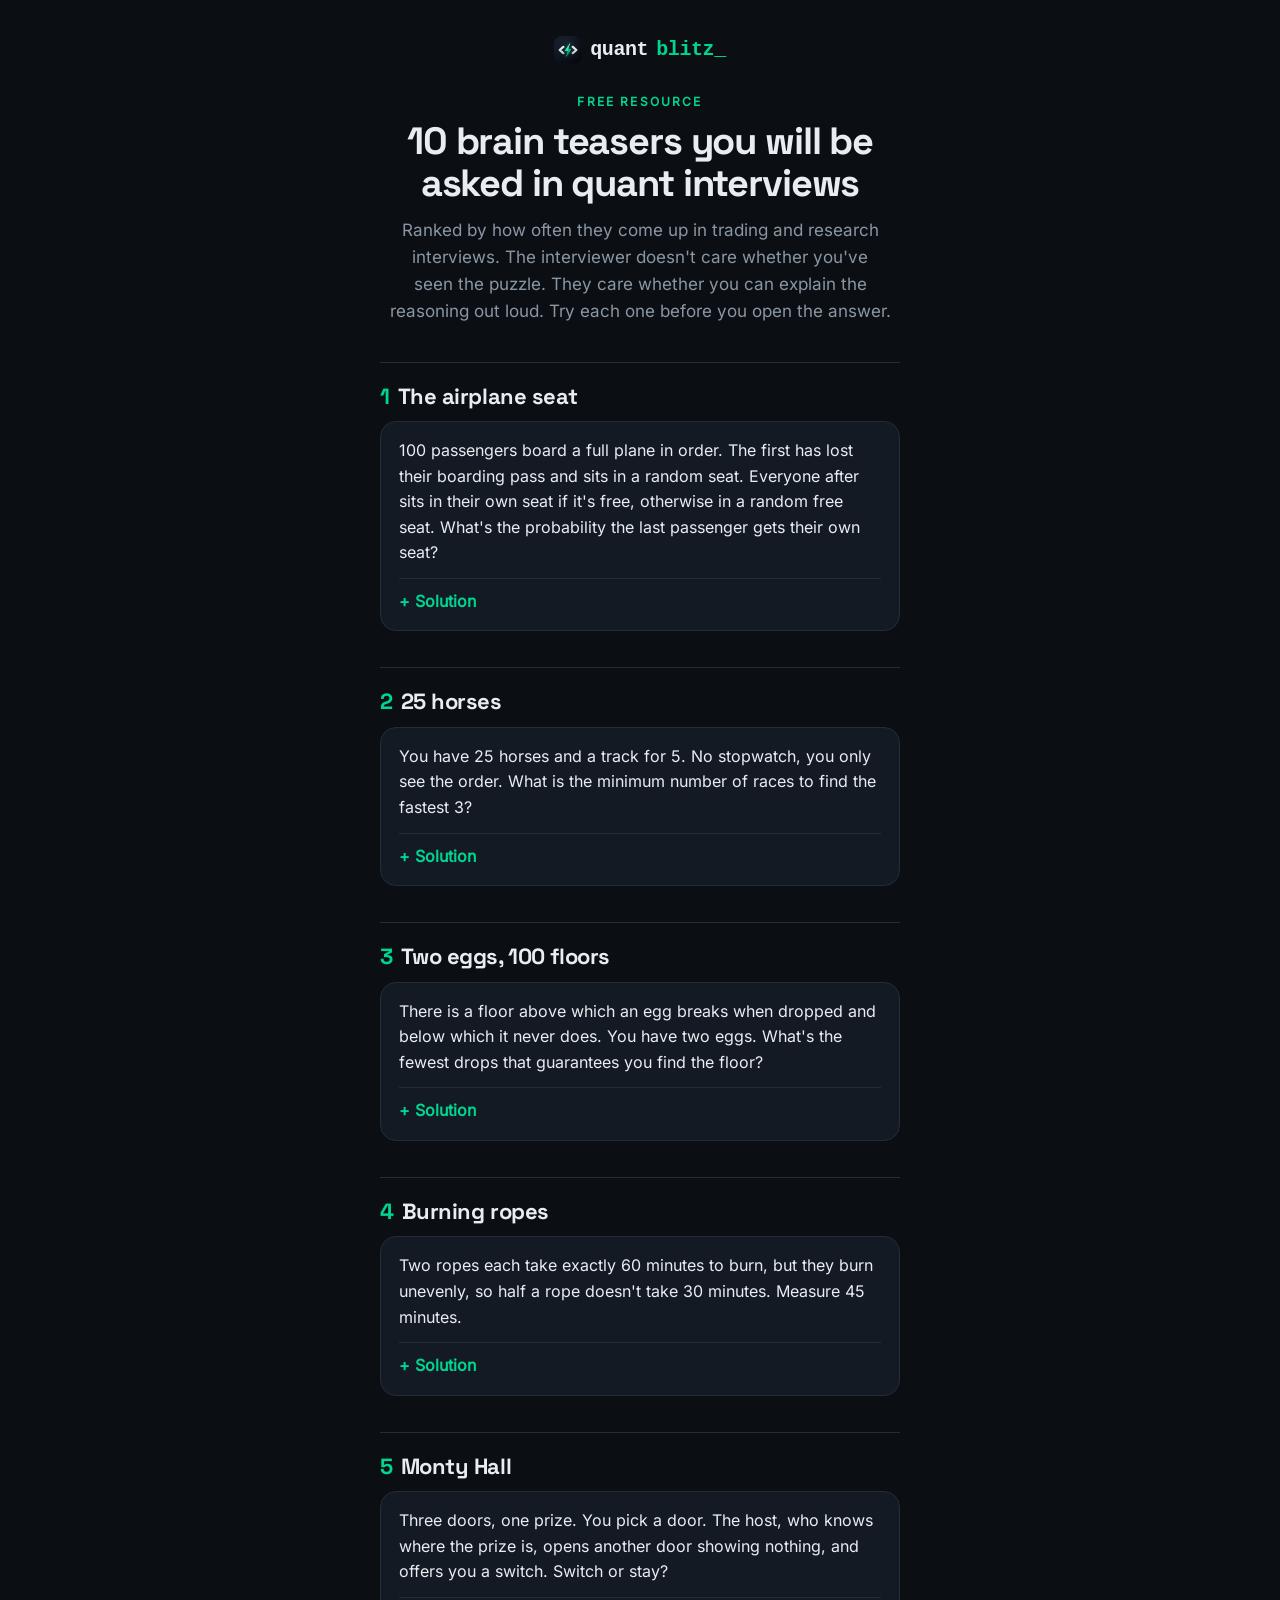
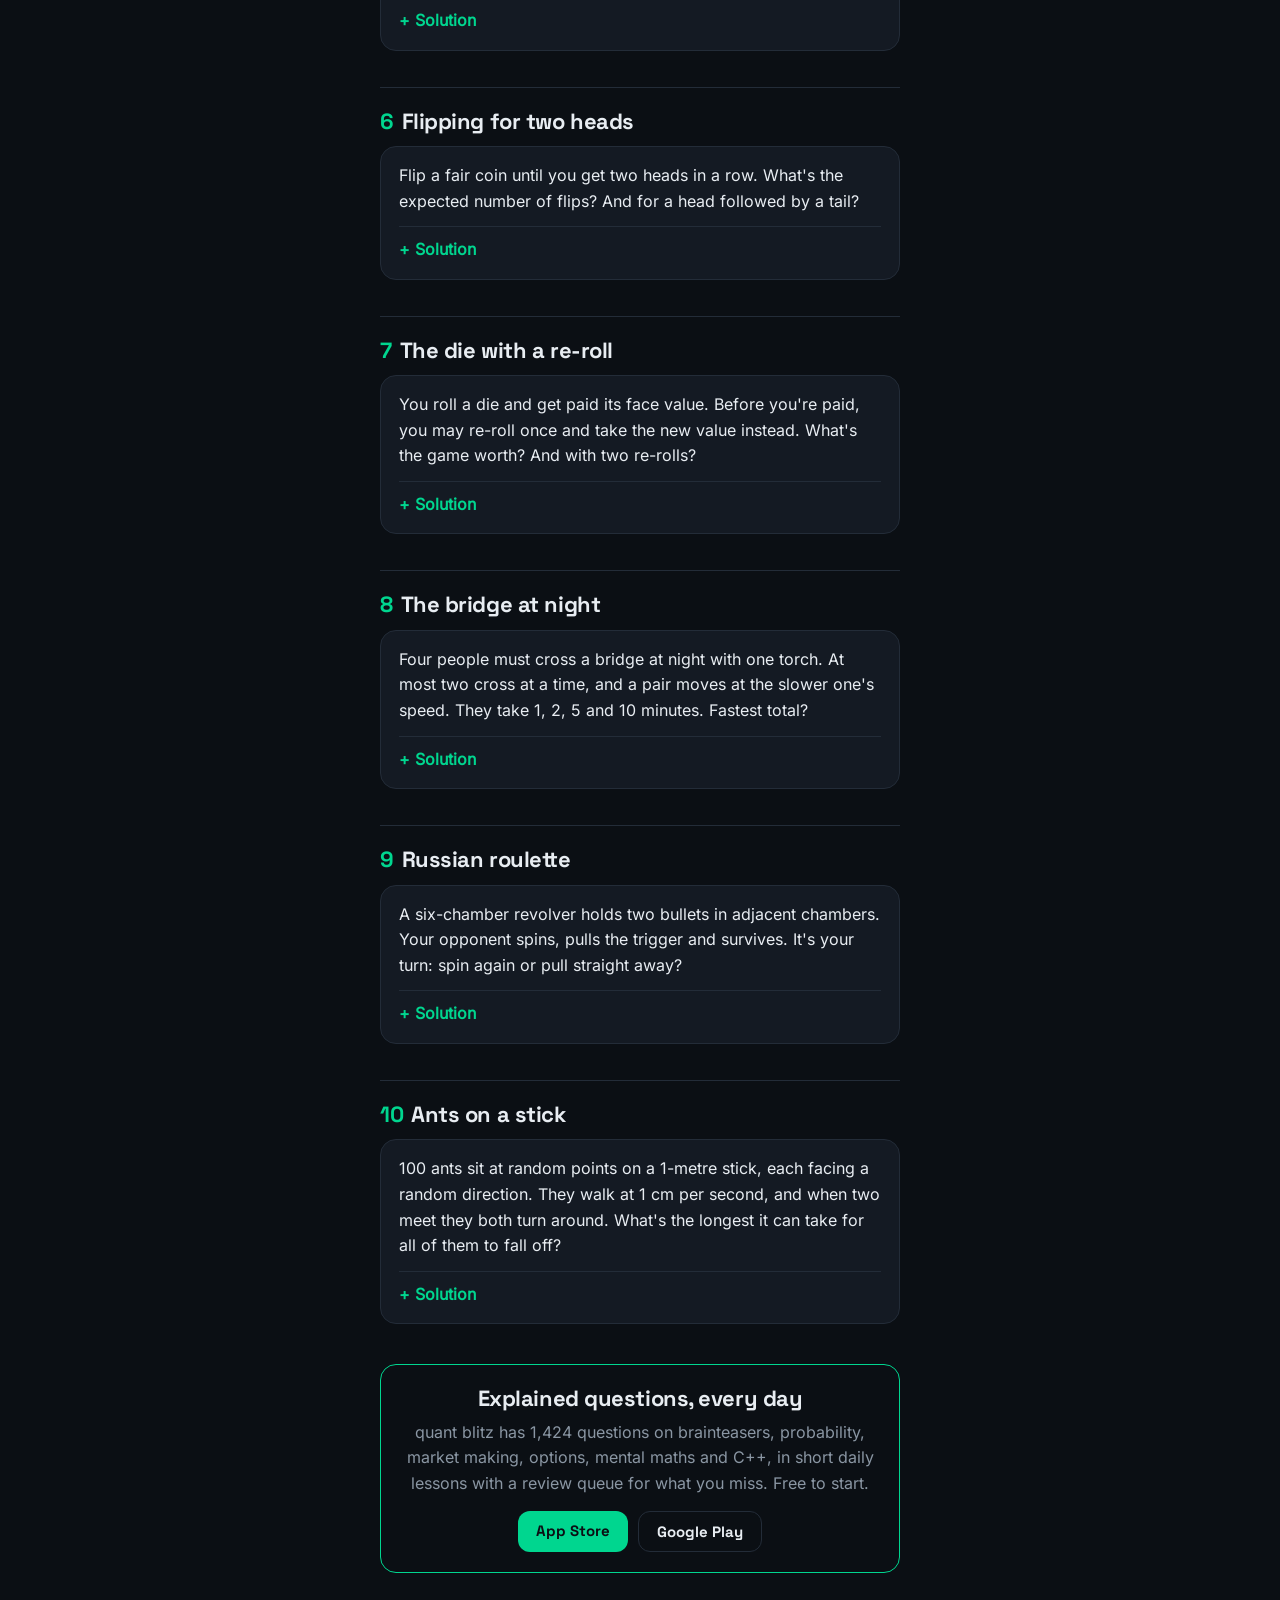
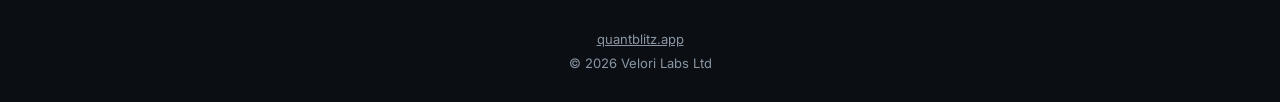
<file: brain-teasers/index.html>
<!doctype html>
<html lang="en-GB">
  <head>
    <meta charset="utf-8" />
    <meta name="viewport" content="width=device-width, initial-scale=1, viewport-fit=cover" />
    <title>10 brain teasers you will be asked in quant interviews</title>
    <meta
      name="description"
      content="The ten brain teasers that come up most in quant trading interviews, ranked by how often, each with a full solution: the airplane seat, 25 horses, two eggs, burning ropes, Monty Hall, coin flips, the die with a re-roll and more."
    />
    <link rel="canonical" href="https://quantblitz.app/brain-teasers/" />
    <link rel="icon" href="../favicon.svg" type="image/svg+xml" />
    <link rel="icon" href="../favicon.png" type="image/png" sizes="32x32" />
    <link rel="apple-touch-icon" href="../apple-touch-icon.png" />
    <meta name="theme-color" content="#0b0f14" />
    <meta name="apple-itunes-app" content="app-id=6820223409" />
    <meta property="og:type" content="article" />
    <meta property="og:title" content="10 brain teasers you will be asked in quant interviews" />
    <meta
      property="og:description"
      content="Ranked by how often they come up, each with a full solution. Try each one before you open the answer."
    />
    <meta property="og:url" content="https://quantblitz.app/brain-teasers/" />
    <meta property="og:image" content="https://quantblitz.app/img/quant-blitz-path.jpg" />
    <link
      rel="preload"
      href="../fonts/space-grotesk-700.woff2"
      as="font"
      type="font/woff2"
      crossorigin
    />
    <link rel="stylesheet" href="../resource.css" />
  </head>
  <body>
    <main>
      <a class="qb" href="https://quantblitz.app/"
        ><img src="../img/quant-blitz.png" alt="" width="28" height="28" />quant
        <span>blitz_</span></a
      >

      <p class="eyebrow">Free resource</p>
      <h1>10 brain teasers you will be asked in quant interviews</h1>
      <p class="lede">
        Ranked by how often they come up in trading and research interviews. The interviewer doesn't
        care whether you've seen the puzzle. They care whether you can explain the reasoning out
        loud. Try each one before you open the answer.
      </p>

      <h2><span class="n">1</span>The airplane seat</h2>
      <div class="card">
        <p class="q">
          100 passengers board a full plane in order. The first has lost their boarding pass and
          sits in a random seat. Everyone after sits in their own seat if it's free, otherwise in a
          random free seat. What's the probability the last passenger gets their own seat?
        </p>
        <details>
          <summary>Solution</summary>
          <p class="ans">1/2.</p>
          <p>
            Whenever a displaced passenger picks at random, the only two seats that decide the
            outcome are seat 1 and seat 100: picking any other seat just passes the problem on.
            Those two seats are always equally likely to be chosen at that moment, so by the time
            passenger 100 boards, exactly one of them is free, with equal probability. It doesn't
            matter how many passengers there are.
          </p>
        </details>
      </div>

      <h2><span class="n">2</span>25 horses</h2>
      <div class="card">
        <p class="q">
          You have 25 horses and a track for 5. No stopwatch, you only see the order. What is the
          minimum number of races to find the fastest 3?
        </p>
        <details>
          <summary>Solution</summary>
          <p class="ans">7 races.</p>
          <p>
            Race five groups of five (5 races), then race the five winners (race 6). The winner of
            race 6 is the fastest overall. Only five horses can still be 2nd or 3rd: the 2nd and 3rd
            from race 6, the 2nd and 3rd from the overall winner's original group, and the 2nd from
            the group of the horse that came 2nd in race 6. Race those five (race 7): its top two
            are 2nd and 3rd overall. Six races can't be enough, because after six you can't have
            separated all of those candidates.
          </p>
        </details>
      </div>

      <h2><span class="n">3</span>Two eggs, 100 floors</h2>
      <div class="card">
        <p class="q">
          There is a floor above which an egg breaks when dropped and below which it never does. You
          have two eggs. What's the fewest drops that guarantees you find the floor?
        </p>
        <details>
          <summary>Solution</summary>
          <p class="ans">14.</p>
          <p>
            Drop the first egg at floor n, then n + (n − 1), then n + (n − 1) + (n − 2), and so on,
            so that each time it breaks you have exactly enough drops left to scan the gap one floor
            at a time with the second egg. You need n + (n − 1) + … + 1 ≥ 100, so n(n + 1)/2 ≥ 100:
            n = 14 gives 105, n = 13 gives only 91. Drops at 14, 27, 39, 50, 60, 69, 77, 84, 90, 95,
            99, 100.
          </p>
        </details>
      </div>

      <h2><span class="n">4</span>Burning ropes</h2>
      <div class="card">
        <p class="q">
          Two ropes each take exactly 60 minutes to burn, but they burn unevenly, so half a rope
          doesn't take 30 minutes. Measure 45 minutes.
        </p>
        <details>
          <summary>Solution</summary>
          <p class="ans">
            Light rope A at both ends and rope B at one end. When A is gone, light B's other end.
          </p>
          <p>
            A lit at both ends burns out in exactly 30 minutes however uneven it is. At that moment
            B has 30 minutes of burning left; lighting its other end halves that to 15. Total: 45.
            The idea to say out loud: lighting both ends always halves the remaining time.
          </p>
        </details>
      </div>

      <h2><span class="n">5</span>Monty Hall</h2>
      <div class="card">
        <p class="q">
          Three doors, one prize. You pick a door. The host, who knows where the prize is, opens
          another door showing nothing, and offers you a switch. Switch or stay?
        </p>
        <details>
          <summary>Solution</summary>
          <p class="ans">Switch. It wins 2/3 of the time.</p>
          <p>
            Your first pick is right with probability 1/3 and that never changes, because the host
            can always open an empty door whatever you picked. So the prize is behind the other
            unopened door with probability 2/3. The follow-up they like: with 100 doors and the host
            opening 98, switching wins 99/100.
          </p>
        </details>
      </div>

      <h2><span class="n">6</span>Flipping for two heads</h2>
      <div class="card">
        <p class="q">
          Flip a fair coin until you get two heads in a row. What's the expected number of flips?
          And for a head followed by a tail?
        </p>
        <details>
          <summary>Solution</summary>
          <p class="ans">6 for HH, 4 for HT.</p>
          <p>
            Let E be the expected flips from scratch and F the expected flips once you hold one
            head. E = 1 + ½F + ½E, and F = 1 + ½·0 + ½E (a tail sends you back to the start). Solve:
            F = 1 + E/2 and E = 2 + F give E = 6. For HT, once you hold a head another head doesn't
            hurt you: F = 1 + ½·0 + ½F so F = 2, and E = 2 + F = 4. Progress towards HT is never
            undone, which is why it's faster.
          </p>
        </details>
      </div>

      <h2><span class="n">7</span>The die with a re-roll</h2>
      <div class="card">
        <p class="q">
          You roll a die and get paid its face value. Before you're paid, you may re-roll once and
          take the new value instead. What's the game worth? And with two re-rolls?
        </p>
        <details>
          <summary>Solution</summary>
          <p class="ans">4.25 with one re-roll, 4.67 with two.</p>
          <p>
            A plain roll is worth 3.5. With one re-roll, keep anything above 3.5, so keep 4, 5, 6
            and re-roll 1, 2, 3: (4 + 5 + 6)/6 + (3/6)(3.5) = 2.5 + 1.75 = 4.25. With two re-rolls,
            the first roll is worth 4.25 if you give it up, so now keep only 5 and 6: (5 + 6)/6 +
            (4/6)(4.25) = 1.833 + 2.833 = 4.67. Work backwards from the last roll. This is the whole
            idea behind pricing an option to re-decide.
          </p>
        </details>
      </div>

      <h2><span class="n">8</span>The bridge at night</h2>
      <div class="card">
        <p class="q">
          Four people must cross a bridge at night with one torch. At most two cross at a time, and
          a pair moves at the slower one's speed. They take 1, 2, 5 and 10 minutes. Fastest total?
        </p>
        <details>
          <summary>Solution</summary>
          <p class="ans">17 minutes.</p>
          <p>
            1 and 2 cross (2), 1 returns (1), 5 and 10 cross together (10), 2 returns (2), 1 and 2
            cross (2). The trick is sending the two slow ones together so the 10 is paid once and
            the 5 is never paid at all. Escorting each slow person with the fastest costs 19.
          </p>
        </details>
      </div>

      <h2><span class="n">9</span>Russian roulette</h2>
      <div class="card">
        <p class="q">
          A six-chamber revolver holds two bullets in adjacent chambers. Your opponent spins, pulls
          the trigger and survives. It's your turn: spin again or pull straight away?
        </p>
        <details>
          <summary>Solution</summary>
          <p class="ans">Don't spin: 1/4 risk instead of 1/3.</p>
          <p>
            Spinning gives 2 bullets in 6 chambers: 1/3. Without spinning, you know the last chamber
            was one of the four empty ones, and only one of those four is followed by a bullet, so
            the risk is 1/4. If the bullets were not adjacent, two of the four empties would be
            followed by a bullet and it would be 1/2, so you'd spin. Conditional probability,
            dressed up.
          </p>
        </details>
      </div>

      <h2><span class="n">10</span>Ants on a stick</h2>
      <div class="card">
        <p class="q">
          100 ants sit at random points on a 1-metre stick, each facing a random direction. They
          walk at 1 cm per second, and when two meet they both turn around. What's the longest it
          can take for all of them to fall off?
        </p>
        <details>
          <summary>Solution</summary>
          <p class="ans">100 seconds.</p>
          <p>
            Two identical ants bouncing off each other is indistinguishable from two ants walking
            straight through each other. So the stick clears at the time the furthest ant from its
            exit would take to walk off unhindered: at most 100 cm at 1 cm/s. The positions and
            directions don't matter.
          </p>
        </details>
      </div>

      <section class="cta">
        <h2>Explained questions, every day</h2>
        <p>
          quant blitz has 1,424 questions on brainteasers, probability, market making, options,
          mental maths and C++, in short daily lessons with a review queue for what you miss. Free
          to start.
        </p>
        <div class="stores">
          <a
            class="store"
            href="https://apps.apple.com/gb/app/quant-blitz-interview-prep/id6820223409"
            >App Store</a
          >
          <a
            class="store play"
            href="https://play.google.com/store/apps/details?id=com.qdevblitz.app"
            >Google Play</a
          >
        </div>
      </section>
    </main>
    <footer>
      <p><a href="https://quantblitz.app/">quantblitz.app</a></p>
      <p>© 2026 Velori Labs Ltd</p>
    </footer>
  </body>
</html>
</file>
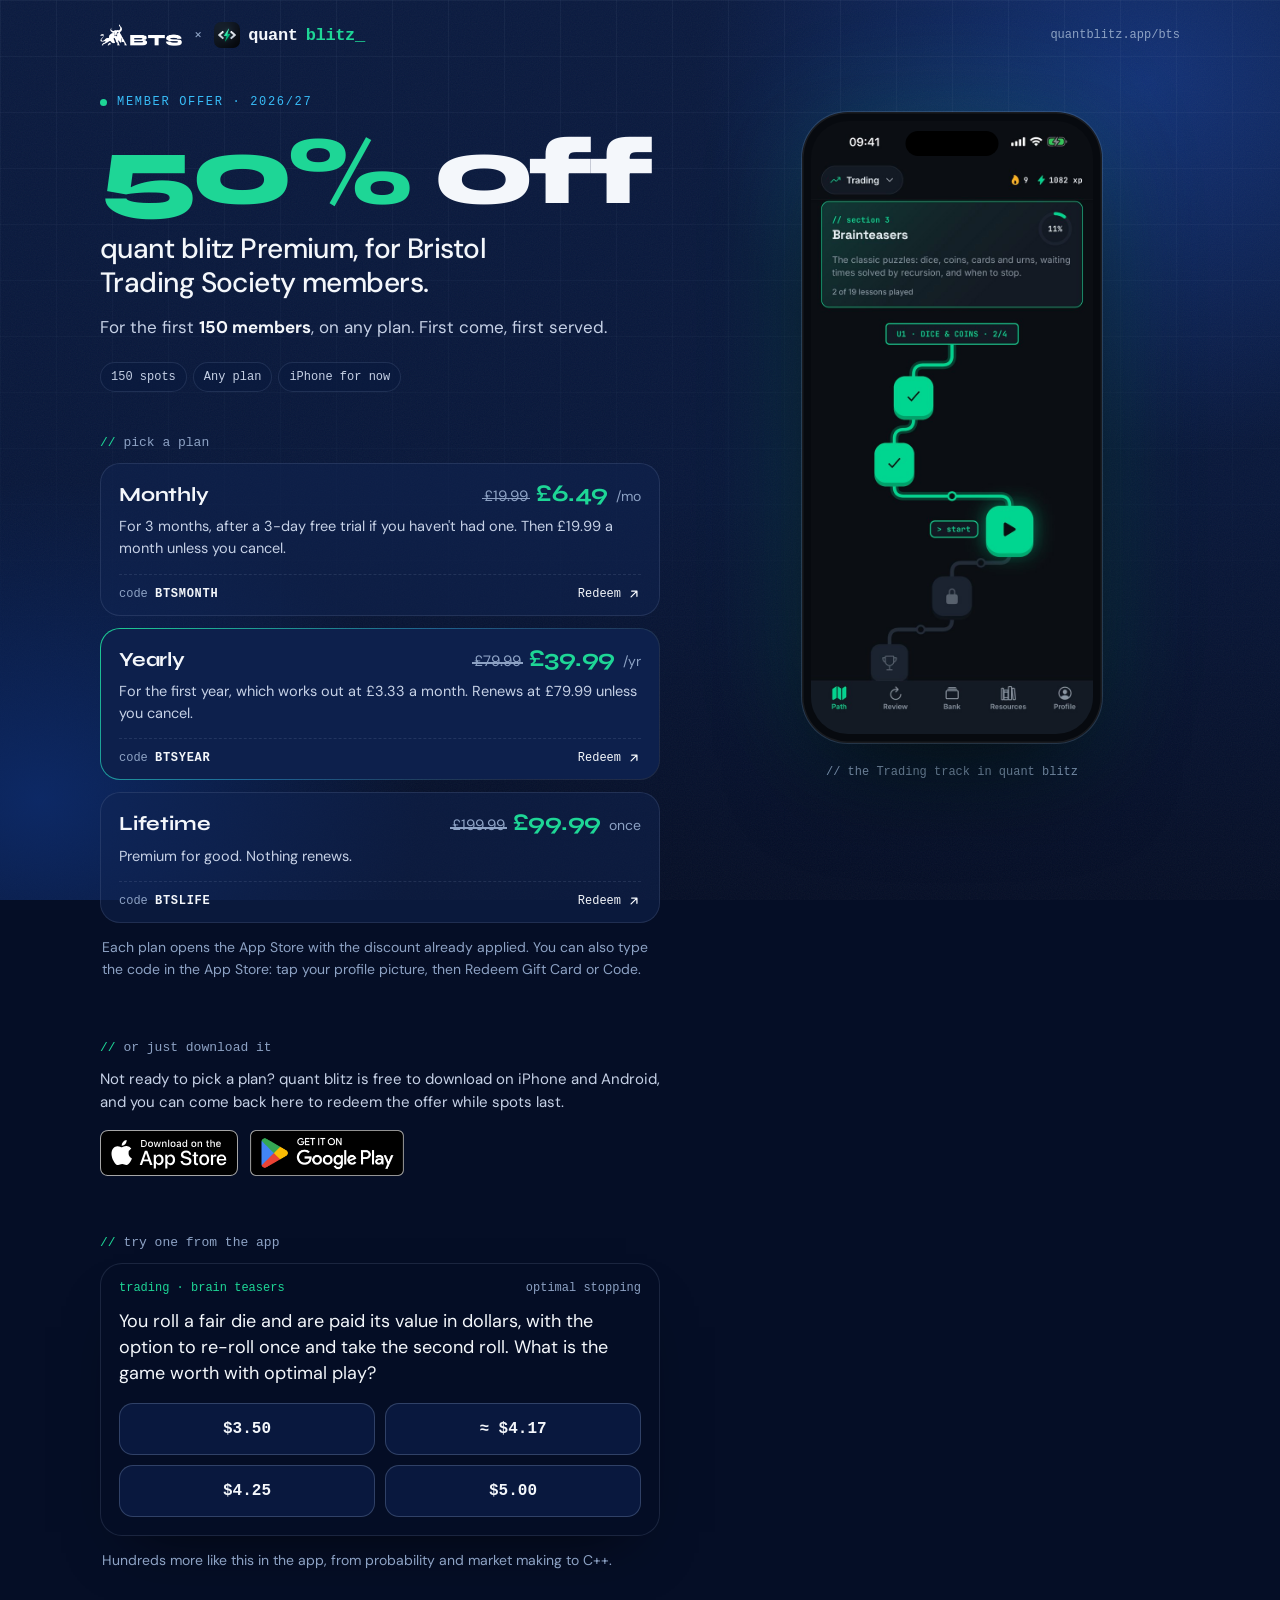
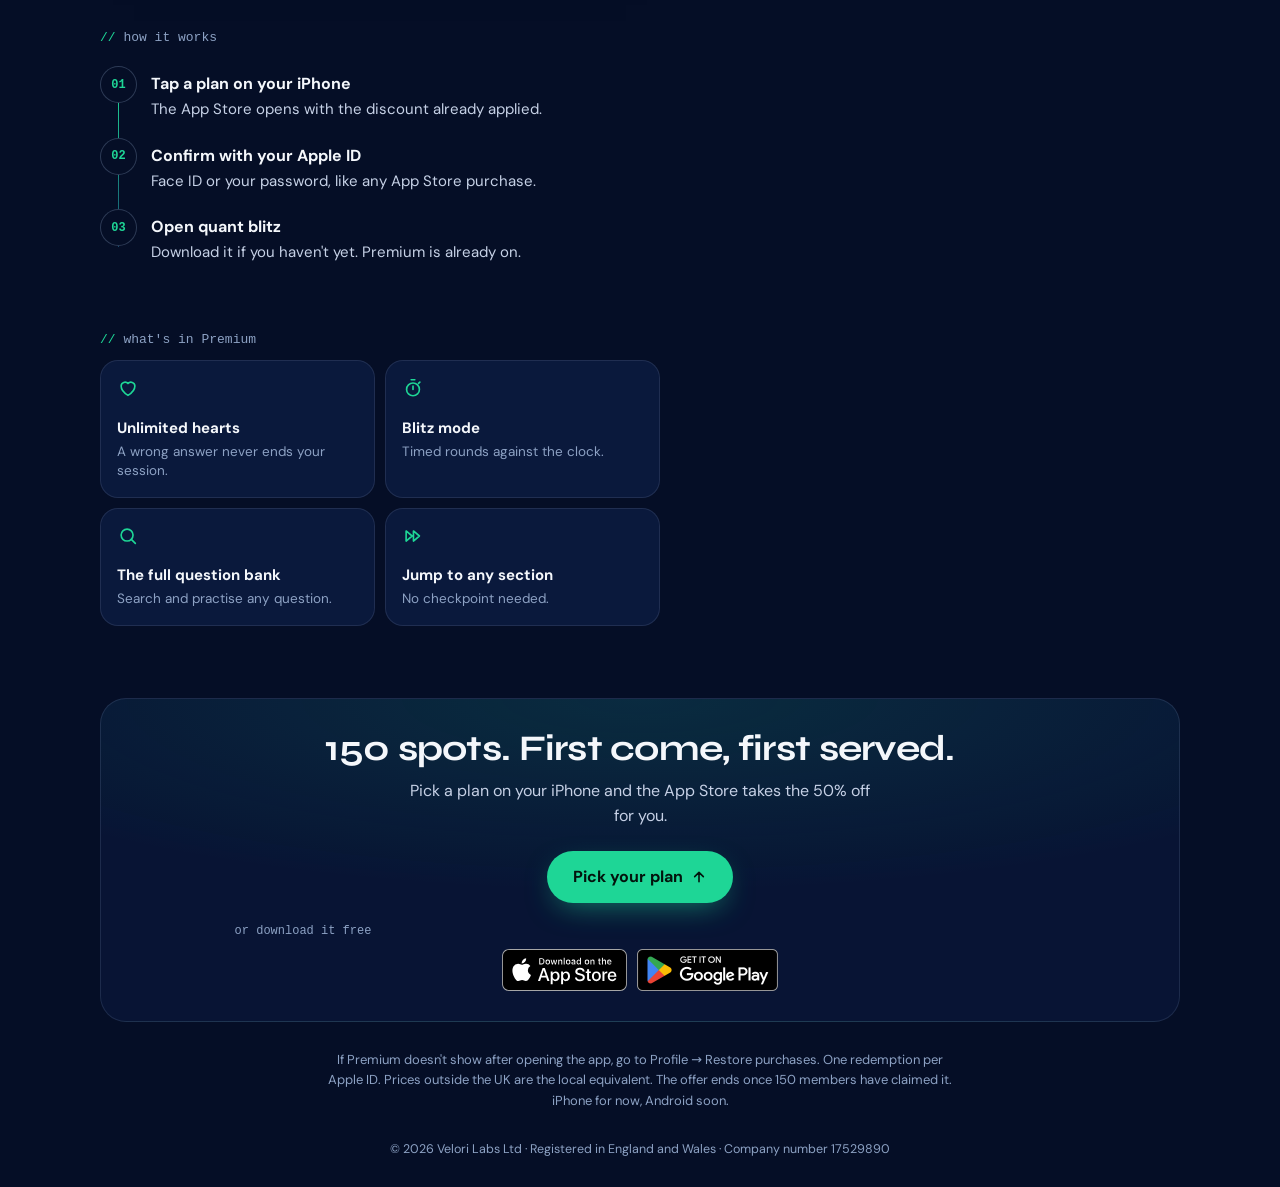
<file: bts/index.html>
<!doctype html>
<html lang="en-GB">
  <head>
    <meta charset="utf-8" />
    <meta name="viewport" content="width=device-width, initial-scale=1, viewport-fit=cover" />
    <title>BTS × quant blitz: 50% off Premium</title>
    <meta
      name="description"
      content="Bristol Trading Society members get 50% off quant blitz Premium: monthly, yearly or lifetime. First 150, first come first served."
    />
    <meta name="robots" content="noindex" />
    <link rel="canonical" href="https://quantblitz.app/bts/" />
    <link rel="icon" href="../favicon.svg" type="image/svg+xml" />
    <link rel="icon" href="../favicon.png" type="image/png" sizes="32x32" />
    <link rel="apple-touch-icon" href="../apple-touch-icon.png" />
    <meta name="theme-color" content="#0a1a3f" />
    <meta name="apple-itunes-app" content="app-id=6820223409" />
    <meta property="og:type" content="website" />
    <meta property="og:site_name" content="quant blitz" />
    <meta property="og:title" content="BTS × quant blitz: 50% off Premium" />
    <meta
      property="og:description"
      content="Bristol Trading Society members get 50% off quant blitz Premium. First 150, first come first served."
    />
    <meta property="og:url" content="https://quantblitz.app/bts/" />
    <meta property="og:image" content="https://quantblitz.app/img/bts-og.jpg" />
    <meta property="og:image:width" content="1200" />
    <meta property="og:image:height" content="630" />
    <meta
      property="og:image:alt"
      content="BTS × quant blitz: 50% off Premium for the first 150 members"
    />
    <meta name="twitter:card" content="summary_large_image" />
    <link rel="preload" href="../fonts/syne-800.woff2" as="font" type="font/woff2" crossorigin />
    <link rel="preload" href="../fonts/dm-sans-400.woff2" as="font" type="font/woff2" crossorigin />
    <script>
      document.documentElement.classList.add('js');
    </script>
    <style>
      @font-face {
        font-family: 'Syne';
        src: url('../fonts/syne-800.woff2') format('woff2');
        font-weight: 800;
        font-display: swap;
      }
      @font-face {
        font-family: 'Syne';
        src: url('../fonts/syne-700.woff2') format('woff2');
        font-weight: 700;
        font-display: swap;
      }
      @font-face {
        font-family: 'DM Sans';
        src: url('../fonts/dm-sans-400.woff2') format('woff2');
        font-weight: 400;
        font-display: swap;
      }
      @font-face {
        font-family: 'DM Sans';
        src: url('../fonts/dm-sans-500.woff2') format('woff2');
        font-weight: 500;
        font-display: swap;
      }
      @font-face {
        font-family: 'DM Sans';
        src: url('../fonts/dm-sans-700.woff2') format('woff2');
        font-weight: 700;
        font-display: swap;
      }

      /* Bristol Trading Society's navy, as in the Instagram slides, with quant blitz green for prices and actions. */
      :root {
        color-scheme: dark;
        --abyss: #050e26;
        --navy: #0a1a3f;
        --surface: rgba(16, 36, 82, 0.5);
        --surface-solid: #0d204c;
        --line: rgba(141, 162, 196, 0.16);
        --line-strong: rgba(141, 162, 196, 0.3);
        --text: #f4f7fb;
        --body: #c6d1e6;
        --muted: #8da2c4;
        --sky: #38bdf8;
        --green: #1ed696;
        --on-green: #03140d;
        --red: #ff7b7b;
        --ease: cubic-bezier(0.2, 0.7, 0.2, 1);
        --mono: ui-monospace, 'SF Mono', SFMono-Regular, Menlo, Consolas, monospace;
        --display: 'Syne', 'DM Sans', system-ui, sans-serif;
        --sans: 'DM Sans', system-ui, -apple-system, sans-serif;
      }
      * {
        box-sizing: border-box;
      }
      html {
        -webkit-text-size-adjust: 100%;
        background: var(--abyss);
      }
      body {
        margin: 0;
        min-height: 100vh;
        color: var(--text);
        font: 400 16px/1.55 var(--sans);
        -webkit-font-smoothing: antialiased;
        overflow-x: hidden;
      }
      ::selection {
        background: rgba(30, 214, 150, 0.3);
      }
      img {
        display: block;
        max-width: 100%;
      }
      svg {
        flex: none;
      }

      /* Backdrop: two slow glows, the slides' grid fading out downwards, and a little grain. */
      .backdrop {
        position: fixed;
        inset: 0;
        z-index: -1;
        overflow: hidden;
        pointer-events: none;
        background: linear-gradient(180deg, var(--navy) 0%, #08173a 55%, var(--abyss) 100%);
      }
      .backdrop::before,
      .backdrop::after {
        content: '';
        position: absolute;
        border-radius: 50%;
      }
      .backdrop::before {
        width: 900px;
        height: 760px;
        right: -320px;
        top: -300px;
        background: radial-gradient(closest-side, rgba(37, 99, 235, 0.32), transparent);
        animation: drift 24s ease-in-out infinite alternate;
      }
      .backdrop::after {
        width: 760px;
        height: 640px;
        left: -340px;
        bottom: -220px;
        background: radial-gradient(closest-side, rgba(13, 43, 107, 0.9), transparent);
        animation: drift 28s ease-in-out infinite alternate-reverse;
      }
      .backdrop .grid {
        position: absolute;
        inset: 0;
        background-image:
          linear-gradient(rgba(141, 162, 196, 0.07) 1px, transparent 1px),
          linear-gradient(90deg, rgba(141, 162, 196, 0.07) 1px, transparent 1px);
        background-size: 56px 56px;
        -webkit-mask-image: linear-gradient(180deg, #000 0%, rgba(0, 0, 0, 0.12) 75%, transparent);
        mask-image: linear-gradient(180deg, #000 0%, rgba(0, 0, 0, 0.12) 75%, transparent);
      }
      .backdrop .grain {
        position: absolute;
        inset: 0;
        opacity: 0.05;
        background-image: url("data:image/svg+xml,%3Csvg xmlns='http://www.w3.org/2000/svg' width='180' height='180'%3E%3Cfilter id='n'%3E%3CfeTurbulence type='fractalNoise' baseFrequency='.85' numOctaves='3' stitchTiles='stitch'/%3E%3C/filter%3E%3Crect width='100%25' height='100%25' filter='url(%23n)'/%3E%3C/svg%3E");
      }
      @keyframes drift {
        to {
          transform: translate3d(-70px, 90px, 0) scale(1.08);
        }
      }

      /* Entrances: everything marked data-reveal rises in once, staggered by --d. */
      .js [data-reveal] {
        opacity: 0;
        transform: translateY(14px);
        filter: blur(4px);
        transition:
          opacity 0.7s var(--ease) var(--d, 0s),
          transform 0.7s var(--ease) var(--d, 0s),
          filter 0.7s var(--ease) var(--d, 0s),
          border-color 0.25s var(--ease);
      }
      .js [data-reveal].in {
        opacity: 1;
        transform: none;
        filter: none;
      }

      /* Header */
      .top {
        max-width: 1120px;
        margin: 0 auto;
        padding: max(22px, env(safe-area-inset-top)) 20px 0;
        display: flex;
        align-items: center;
        justify-content: space-between;
      }
      .lockup {
        display: flex;
        align-items: center;
        gap: 12px;
      }
      .lockup .bts {
        width: auto;
        height: 22px;
      }
      .lockup .x {
        color: var(--muted);
        font-size: 15px;
      }
      .wordmark {
        display: inline-flex;
        align-items: center;
        gap: 8px;
        font: 700 17px/1 var(--mono);
        letter-spacing: -0.02em;
        white-space: nowrap;
      }
      .wordmark img {
        width: 26px;
        height: 26px;
        border-radius: 7px;
      }
      .wordmark em {
        font-style: normal;
        color: var(--green);
      }
      .cursor {
        animation: blink 1.1s steps(1) infinite;
      }
      @keyframes blink {
        50% {
          opacity: 0;
        }
      }
      .top .where {
        display: none;
        font: 500 12px/1 var(--mono);
        color: var(--muted);
      }

      /* Layout: one column on phones; content and a sticky phone side by side on wide screens. */
      .layout {
        max-width: 1120px;
        margin: 0 auto;
        padding: 0 20px;
      }

      /* Hero */
      .hero {
        padding: 48px 0 0;
      }
      .label {
        display: flex;
        align-items: center;
        gap: 10px;
        margin: 0 0 20px;
        font: 500 12px/1 var(--mono);
        letter-spacing: 0.14em;
        text-transform: uppercase;
        color: var(--sky);
      }
      .dot {
        width: 7px;
        height: 7px;
        border-radius: 50%;
        background: var(--green);
        animation: pulse 2.4s var(--ease) infinite;
      }
      @keyframes pulse {
        0% {
          box-shadow: 0 0 0 0 rgba(30, 214, 150, 0.55);
        }
        70%,
        100% {
          box-shadow: 0 0 0 9px rgba(30, 214, 150, 0);
        }
      }
      h1 {
        margin: 0;
        font-weight: 400;
      }
      h1 .big {
        display: block;
        font: 800 clamp(48px, 15vw, 96px) / 0.92 var(--display);
        letter-spacing: -0.045em;
      }
      h1 .big em {
        font-style: normal;
        color: var(--green);
      }
      h1 .rest {
        display: block;
        margin-top: 16px;
        font: 500 clamp(22px, 6vw, 28px) / 1.2 var(--sans);
        letter-spacing: -0.02em;
        text-wrap: balance;
      }
      .lede {
        margin: 14px 0 0;
        font-size: 17px;
        color: var(--body);
      }
      .lede strong {
        color: var(--text);
        font-weight: 700;
      }
      .facts {
        display: flex;
        flex-wrap: wrap;
        gap: 6px;
        margin: 22px 0 0;
        padding: 0;
        list-style: none;
      }
      .facts li {
        padding: 8px 10px;
        border: 1px solid var(--line);
        border-radius: 999px;
        background: rgba(10, 26, 63, 0.55);
        font: 500 12px/1 var(--mono);
        color: var(--body);
      }

      /* Section labels, in the app's code-comment style */
      .kicker {
        margin: 0 0 14px;
        font: 500 13px/1 var(--mono);
        color: var(--muted);
      }
      .kicker b {
        font-weight: 500;
        color: var(--green);
      }
      section + section {
        margin-top: 60px;
      }
      .plans {
        margin-top: 44px;
        scroll-margin-top: 24px;
      }

      /* Plans */
      .plan-list {
        display: grid;
        gap: 12px;
      }
      .plan {
        position: relative;
        isolation: isolate;
        display: block;
        overflow: hidden;
        padding: 18px 18px 14px;
        border: 1px solid var(--line);
        border-radius: 20px;
        background: var(--surface);
        color: var(--text);
        text-decoration: none;
        -webkit-tap-highlight-color: transparent;
      }
      .plan::before {
        content: '';
        position: absolute;
        inset: 0;
        z-index: -1;
        opacity: 0;
        transition: opacity 0.3s var(--ease);
        background: radial-gradient(
          340px circle at var(--mx, 50%) var(--my, 0%),
          rgba(56, 189, 248, 0.14),
          transparent 65%
        );
      }
      .plan:hover {
        border-color: var(--line-strong);
      }
      .plan:hover::before {
        opacity: 1;
      }
      .js .plan.in:active,
      .plan:active {
        transform: scale(0.985);
        transition-duration: 0.12s;
        transition-delay: 0s;
      }
      .plan:focus-visible {
        outline: 2px solid var(--green);
        outline-offset: 3px;
      }
      .plan.featured {
        border-color: transparent;
        background:
          linear-gradient(var(--surface-solid), var(--surface-solid)) padding-box,
          linear-gradient(
              140deg,
              rgba(30, 214, 150, 0.95),
              rgba(56, 189, 248, 0.45) 45%,
              rgba(141, 162, 196, 0.16) 80%
            )
            border-box;
      }
      .plan-row {
        display: flex;
        flex-wrap: wrap;
        align-items: baseline;
        justify-content: space-between;
        gap: 6px 12px;
      }
      .name {
        font: 700 20px/1.2 var(--display);
        letter-spacing: -0.01em;
      }
      .price {
        display: flex;
        align-items: baseline;
        gap: 8px;
        white-space: nowrap;
        font-variant-numeric: tabular-nums;
      }
      .was {
        position: relative;
        color: var(--muted);
        font-size: 15px;
        text-decoration: none;
      }
      .was::after {
        content: '';
        position: absolute;
        left: -2px;
        right: -2px;
        top: 55%;
        height: 1.5px;
        background: currentColor;
        transform: scaleX(0);
        transform-origin: left;
        transition: transform 0.5s var(--ease) calc(var(--d, 0s) + 0.45s);
      }
      html:not(.js) .was::after,
      .in .was::after {
        transform: scaleX(1);
      }
      .now {
        font: 700 24px/1 var(--display);
        letter-spacing: -0.02em;
        color: var(--green);
      }
      .per {
        font-size: 14px;
        color: var(--muted);
      }
      .note {
        margin: 8px 0 0;
        font-size: 14.5px;
        line-height: 1.5;
        color: var(--body);
      }
      .plan-foot {
        display: flex;
        align-items: center;
        justify-content: space-between;
        margin-top: 14px;
        padding-top: 12px;
        border-top: 1px dashed var(--line);
        font: 500 12px/1 var(--mono);
        color: var(--muted);
      }
      .plan-foot b {
        font-weight: 600;
        letter-spacing: 0.06em;
        color: var(--text);
      }
      .go {
        display: inline-flex;
        align-items: center;
        gap: 6px;
        color: var(--text);
      }
      .go svg {
        transition: transform 0.25s var(--ease);
      }
      .plan:hover .go svg {
        transform: translate(2px, -2px);
      }
      .hint {
        margin: 14px 2px 0;
        font-size: 14px;
        color: var(--muted);
      }

      /* Try a question */
      .q-card {
        padding: 18px;
        border: 1px solid var(--line);
        border-radius: 22px;
        background: rgba(5, 14, 38, 0.72);
        box-shadow: 0 30px 60px -34px rgba(0, 0, 0, 0.7);
      }
      .q-meta {
        display: flex;
        justify-content: space-between;
        gap: 12px;
        font: 500 12px/1 var(--mono);
        color: var(--muted);
      }
      .q-meta .sec {
        color: var(--green);
      }
      .q {
        margin: 14px 0 16px;
        font-size: 18px;
        line-height: 1.45;
      }
      .opts {
        display: grid;
        grid-template-columns: 1fr 1fr;
        gap: 10px;
      }
      .opt {
        appearance: none;
        min-height: 52px;
        padding: 0 12px;
        border: 1px solid var(--line-strong);
        border-radius: 14px;
        background: rgba(14, 33, 80, 0.6);
        color: var(--text);
        font: 600 16px/1 var(--mono);
        cursor: pointer;
        -webkit-tap-highlight-color: transparent;
        transition:
          background-color 0.2s,
          border-color 0.2s,
          color 0.2s,
          opacity 0.3s,
          transform 0.15s var(--ease);
      }
      .opt:hover {
        border-color: var(--sky);
      }
      .opt:active {
        transform: scale(0.97);
      }
      .opt:focus-visible {
        outline: 2px solid var(--sky);
        outline-offset: 2px;
      }
      .opt[disabled] {
        cursor: default;
      }
      .opt.right {
        border-color: var(--green);
        background: rgba(30, 214, 150, 0.16);
        color: var(--green);
      }
      .opt.wrong {
        border-color: var(--red);
        background: rgba(255, 123, 123, 0.12);
        color: var(--red);
        animation: shake 0.4s var(--ease);
      }
      .answered .opt:not(.right):not(.wrong) {
        opacity: 0.4;
      }
      @keyframes shake {
        20% {
          transform: translateX(-4px);
        }
        40% {
          transform: translateX(4px);
        }
        60% {
          transform: translateX(-2px);
        }
        80% {
          transform: translateX(2px);
        }
      }
      .explain {
        display: grid;
        grid-template-rows: 0fr;
        transition: grid-template-rows 0.45s var(--ease);
      }
      .explain > div {
        overflow: hidden;
      }
      .answered .explain {
        grid-template-rows: 1fr;
      }
      .explain p {
        margin: 16px 0 0;
        padding-top: 14px;
        border-top: 1px dashed var(--line);
        font-size: 15px;
        color: var(--body);
      }
      .verdict {
        display: block;
        margin-bottom: 8px;
        font: 700 12px/1 var(--mono);
        letter-spacing: 0.08em;
        text-transform: uppercase;
      }
      .more {
        margin: 14px 2px 0;
        font-size: 14px;
        color: var(--muted);
      }

      /* How it works: a line draws down through the three steps */
      .steps {
        position: relative;
        margin: 0;
        padding: 0;
        list-style: none;
      }
      .steps::before {
        content: '';
        position: absolute;
        left: 18px;
        top: 26px;
        bottom: 26px;
        width: 1px;
        background: linear-gradient(var(--green), rgba(56, 189, 248, 0.35));
        transform: scaleY(0);
        transform-origin: top;
        transition: transform 1.1s var(--ease) 0.3s;
      }
      html:not(.js) .steps::before,
      .steps.in::before {
        transform: scaleY(1);
      }
      .steps li {
        display: grid;
        grid-template-columns: 37px 1fr;
        gap: 14px;
        padding: 8px 0;
      }
      .n {
        position: relative;
        display: grid;
        place-items: center;
        width: 37px;
        height: 37px;
        border: 1px solid var(--line-strong);
        border-radius: 50%;
        background: var(--abyss);
        font: 600 12px/1 var(--mono);
        color: var(--green);
      }
      .t {
        padding-top: 6px;
      }
      .t b {
        display: block;
        font-weight: 700;
      }
      .t span {
        font-size: 15px;
        color: var(--body);
      }

      /* What's in Premium */
      .features {
        display: grid;
        grid-template-columns: 1fr 1fr;
        gap: 10px;
      }
      .feature {
        padding: 16px;
        border: 1px solid var(--line);
        border-radius: 18px;
        background: var(--surface);
      }
      .feature svg {
        width: 22px;
        height: 22px;
        color: var(--green);
      }
      .feature b {
        display: block;
        margin-top: 12px;
        font-size: 15px;
        line-height: 1.25;
      }
      .feature span {
        display: block;
        margin-top: 4px;
        font-size: 13.5px;
        line-height: 1.45;
        color: var(--muted);
      }

      /* The phone */
      .device-wrap {
        display: grid;
        justify-items: center;
        margin: 64px auto 0;
      }
      .tilt {
        transition: transform 0.8s var(--ease);
      }
      .device {
        position: relative;
        width: min(290px, 76vw);
        padding: 9px;
        border-radius: 46px;
        background: #070a0f;
        box-shadow:
          inset 0 0 0 1.5px rgba(255, 255, 255, 0.07),
          0 0 0 1px rgba(141, 162, 196, 0.22),
          0 50px 100px -30px rgba(0, 0, 0, 0.75),
          0 0 120px -10px rgba(30, 214, 150, 0.2);
        animation: float 7s ease-in-out infinite;
      }
      .device img {
        width: 100%;
        height: auto;
        border-radius: 37px;
      }
      .device::after {
        content: '';
        position: absolute;
        top: 19px;
        left: 50%;
        width: 31%;
        height: 25px;
        border-radius: 20px;
        background: #000;
        transform: translateX(-50%);
      }
      @keyframes float {
        50% {
          transform: translateY(-8px);
        }
      }
      .device-cap {
        margin: 20px 0 0;
        font: 500 12px/1.5 var(--mono);
        color: var(--muted);
        text-align: center;
      }

      /* Closing */
      .closing {
        max-width: 1120px;
        margin: 72px auto 0;
        padding: 0 20px;
      }
      .closing-card {
        padding: 30px 22px;
        border: 1px solid var(--line);
        border-radius: 26px;
        background:
          radial-gradient(120% 100% at 50% 0%, rgba(30, 214, 150, 0.12), transparent 60%),
          rgba(10, 26, 63, 0.6);
        text-align: center;
      }
      .closing h2 {
        margin: 0;
        font: 700 clamp(26px, 7vw, 36px) / 1.12 var(--display);
        letter-spacing: -0.02em;
        text-wrap: balance;
      }
      .closing-card p {
        margin: 10px auto 22px;
        max-width: 30em;
        color: var(--body);
      }
      .btn {
        display: inline-flex;
        align-items: center;
        justify-content: center;
        gap: 8px;
        min-height: 52px;
        padding: 0 26px;
        border-radius: 999px;
        background: var(--green);
        color: var(--on-green);
        font: 700 16px/1 var(--sans);
        text-decoration: none;
        box-shadow: 0 10px 30px -10px rgba(30, 214, 150, 0.6);
        -webkit-tap-highlight-color: transparent;
        transition:
          transform 0.2s var(--ease),
          box-shadow 0.2s var(--ease);
      }
      .btn:hover {
        transform: translateY(-1px);
        box-shadow: 0 14px 34px -10px rgba(30, 214, 150, 0.75);
      }
      .btn:active {
        transform: scale(0.98);
      }
      .btn:focus-visible {
        outline: 2px solid var(--text);
        outline-offset: 3px;
      }
      .get-copy {
        margin: 0 0 16px;
        font-size: 15px;
        color: var(--body);
      }
      /* Official store badges, same height, unaltered (Apple and Google badge guidelines) */
      .stores {
        display: flex;
        flex-wrap: wrap;
        align-items: center;
        gap: 12px;
      }
      .stores a {
        display: block;
        border-radius: 9px;
        -webkit-tap-highlight-color: transparent;
        transition: transform 0.2s var(--ease);
      }
      .stores a:hover {
        transform: translateY(-1px);
      }
      .stores a:active {
        transform: scale(0.97);
      }
      .stores a:focus-visible {
        outline: 2px solid var(--green);
        outline-offset: 3px;
      }
      .stores img {
        width: auto;
        height: 46px;
      }
      .closing .stores {
        justify-content: center;
        gap: 10px;
      }
      .closing .stores img {
        height: 42px;
      }
      .closing-card .or {
        margin: 22px 0 12px;
        font: 500 12px/1 var(--mono);
        color: var(--muted);
      }
      .fine {
        max-width: 640px;
        margin: 28px auto 0;
        font-size: 13px;
        line-height: 1.6;
        color: var(--muted);
        text-align: center;
      }
      footer {
        padding: 28px 20px calc(96px + env(safe-area-inset-bottom));
        font-size: 12.5px;
        color: var(--muted);
        text-align: center;
      }
      footer p {
        margin: 0;
      }

      /* Sticky bar on phones once the plans are scrolled past */
      .bar {
        position: fixed;
        left: 12px;
        right: 12px;
        bottom: max(12px, env(safe-area-inset-bottom));
        z-index: 10;
        display: flex;
        align-items: center;
        justify-content: space-between;
        gap: 12px;
        max-width: 520px;
        margin: 0 auto;
        padding: 8px 8px 8px 16px;
        border: 1px solid var(--line-strong);
        border-radius: 18px;
        background: rgba(5, 14, 38, 0.82);
        -webkit-backdrop-filter: blur(14px) saturate(140%);
        backdrop-filter: blur(14px) saturate(140%);
        transform: translateY(160%);
        transition: transform 0.45s var(--ease);
      }
      .bar.show {
        transform: none;
      }
      .bar span {
        font-size: 14px;
        color: var(--body);
      }
      .bar b {
        color: var(--text);
      }
      .bar .btn {
        min-height: 42px;
        padding: 0 18px;
        font-size: 14px;
        box-shadow: none;
      }

      @media (min-width: 720px) {
        .top .where {
          display: block;
        }
      }
      @media (min-width: 960px) {
        .layout {
          display: grid;
          grid-template-columns: minmax(0, 560px) minmax(0, 1fr);
          gap: 64px;
          align-items: start;
        }
        .device-wrap {
          position: sticky;
          top: 40px;
          margin-top: 0;
          padding-top: 64px;
        }
        .device {
          width: 300px;
        }
        .bar {
          display: none;
        }
        footer {
          padding-bottom: max(28px, env(safe-area-inset-bottom));
        }
      }
      @media (prefers-reduced-motion: no-preference) {
        html {
          scroll-behavior: smooth;
        }
      }
      @media (prefers-reduced-motion: reduce) {
        *,
        *::before,
        *::after {
          animation: none !important;
          transition-duration: 0.01ms !important;
          transition-delay: 0s !important;
        }
      }
    </style>
  </head>
  <body>
    <div class="backdrop" aria-hidden="true">
      <div class="grid"></div>
      <div class="grain"></div>
    </div>

    <header class="top">
      <div class="lockup" data-reveal>
        <img
          class="bts"
          src="../img/bts-logo.png"
          alt="Bristol Trading Society"
          width="82"
          height="22"
        />
        <span class="x" aria-hidden="true">×</span>
        <span class="wordmark"
          ><img src="../img/quant-blitz.png" alt="" width="26" height="26" />quant
          <em>blitz<span class="cursor" aria-hidden="true">_</span></em></span
        >
      </div>
      <span class="where">quantblitz.app/bts</span>
    </header>

    <div class="layout">
      <main>
        <section class="hero">
          <p class="label" data-reveal style="--d: 0.05s">
            <span class="dot"></span>Member offer · 2026/27
          </p>
          <h1 data-reveal style="--d: 0.12s">
            <span class="big"><em>50%</em> off</span>
            <span class="rest">quant blitz Premium, for Bristol Trading Society members.</span>
          </h1>
          <p class="lede" data-reveal style="--d: 0.2s">
            For the first <strong>150 members</strong>, on any plan. First come, first served.
          </p>
          <ul class="facts" data-reveal style="--d: 0.28s" aria-label="Offer details">
            <li>150 spots</li>
            <li>Any plan</li>
            <li>iPhone for now</li>
          </ul>
        </section>

        <section class="plans" id="plans" aria-labelledby="plans-title">
          <p class="kicker" id="plans-title" data-reveal style="--d: 0.3s"><b>//</b> pick a plan</p>
          <div class="plan-list">
            <a
              class="plan"
              data-reveal
              style="--d: 0.36s"
              href="https://apps.apple.com/redeem?ctx=offercodes&amp;id=6820223409&amp;code=BTSMONTH"
            >
              <div class="plan-row">
                <span class="name">Monthly</span>
                <span class="price"
                  ><s class="was">£19.99</s><span class="now">£6.49</span
                  ><span class="per">/mo</span></span
                >
              </div>
              <p class="note">
                For 3 months, after a 3-day free trial if you haven't had one. Then £19.99 a month
                unless you cancel.
              </p>
              <div class="plan-foot">
                <span>code <b>BTSMONTH</b></span>
                <span class="go"
                  >Redeem
                  <svg
                    width="14"
                    height="14"
                    viewBox="0 0 24 24"
                    fill="none"
                    stroke="currentColor"
                    stroke-width="2.2"
                    stroke-linecap="round"
                    stroke-linejoin="round"
                    aria-hidden="true"
                  >
                    <path d="M7 17 17 7M8 7h9v9" /></svg
                ></span>
              </div>
            </a>
            <a
              class="plan featured"
              data-reveal
              style="--d: 0.44s"
              href="https://apps.apple.com/redeem?ctx=offercodes&amp;id=6820223409&amp;code=BTSYEAR"
            >
              <div class="plan-row">
                <span class="name">Yearly</span>
                <span class="price"
                  ><s class="was">£79.99</s><span class="now">£39.99</span
                  ><span class="per">/yr</span></span
                >
              </div>
              <p class="note">
                For the first year, which works out at £3.33 a month. Renews at £79.99 unless you
                cancel.
              </p>
              <div class="plan-foot">
                <span>code <b>BTSYEAR</b></span>
                <span class="go"
                  >Redeem
                  <svg
                    width="14"
                    height="14"
                    viewBox="0 0 24 24"
                    fill="none"
                    stroke="currentColor"
                    stroke-width="2.2"
                    stroke-linecap="round"
                    stroke-linejoin="round"
                    aria-hidden="true"
                  >
                    <path d="M7 17 17 7M8 7h9v9" /></svg
                ></span>
              </div>
            </a>
            <a
              class="plan"
              data-reveal
              style="--d: 0.52s"
              href="https://apps.apple.com/redeem?ctx=offercodes&amp;id=6820223409&amp;code=BTSLIFE"
            >
              <div class="plan-row">
                <span class="name">Lifetime</span>
                <span class="price"
                  ><s class="was">£199.99</s><span class="now">£99.99</span
                  ><span class="per">once</span></span
                >
              </div>
              <p class="note">Premium for good. Nothing renews.</p>
              <div class="plan-foot">
                <span>code <b>BTSLIFE</b></span>
                <span class="go"
                  >Redeem
                  <svg
                    width="14"
                    height="14"
                    viewBox="0 0 24 24"
                    fill="none"
                    stroke="currentColor"
                    stroke-width="2.2"
                    stroke-linecap="round"
                    stroke-linejoin="round"
                    aria-hidden="true"
                  >
                    <path d="M7 17 17 7M8 7h9v9" /></svg
                ></span>
              </div>
            </a>
          </div>
          <p class="hint" data-reveal>
            Each plan opens the App Store with the discount already applied. You can also type the
            code in the App Store: tap your profile picture, then Redeem Gift Card or Code.
          </p>
        </section>

        <section class="get" aria-labelledby="get-title">
          <p class="kicker" id="get-title" data-reveal><b>//</b> or just download it</p>
          <p class="get-copy" data-reveal>
            Not ready to pick a plan? quant blitz is free to download on iPhone and Android, and you
            can come back here to redeem the offer while spots last.
          </p>
          <div class="stores" data-reveal>
            <a href="https://apps.apple.com/gb/app/quant-blitz-interview-prep/id6820223409"
              ><img
                src="../img/badge-app-store.svg"
                alt="Download on the App Store"
                width="138"
                height="46"
            /></a>
            <a href="https://play.google.com/store/apps/details?id=com.qdevblitz.app"
              ><img
                src="../img/badge-google-play.png"
                alt="Get it on Google Play"
                width="154"
                height="46"
            /></a>
          </div>
        </section>

        <section class="try" aria-labelledby="try-title">
          <p class="kicker" id="try-title" data-reveal><b>//</b> try one from the app</p>
          <div class="q-card" data-reveal>
            <div class="q-meta">
              <span class="sec">trading · brain teasers</span><span>optimal stopping</span>
            </div>
            <p class="q">
              You roll a fair die and are paid its value in dollars, with the option to re-roll once
              and take the second roll. What is the game worth with optimal play?
            </p>
            <div class="opts">
              <button class="opt" type="button">$3.50</button>
              <button class="opt" type="button">≈ $4.17</button>
              <button class="opt" type="button" data-correct="true">$4.25</button>
              <button class="opt" type="button">$5.00</button>
            </div>
            <div class="explain">
              <div>
                <p>
                  <span class="verdict" aria-live="polite"></span>Keep 4, 5 or 6, which happens half
                  the time and averages 5, and otherwise re-roll for an average of 3.5: (1/2)(5) +
                  (1/2)(3.5) = $4.25. $5.00 forgets that you only get to keep a high roll half the
                  time, and ≈ $4.17 comes from the wrong cutoff, keeping only 5 or 6 or keeping 3 as
                  well.
                </p>
              </div>
            </div>
          </div>
          <p class="more" data-reveal>
            Hundreds more like this in the app, from probability and market making to C++.
          </p>
        </section>

        <section class="how" aria-labelledby="how-title">
          <p class="kicker" id="how-title" data-reveal><b>//</b> how it works</p>
          <ol class="steps" data-reveal>
            <li>
              <span class="n">01</span
              ><span class="t"
                ><b>Tap a plan on your iPhone</b
                ><span>The App Store opens with the discount already applied.</span></span
              >
            </li>
            <li>
              <span class="n">02</span
              ><span class="t"
                ><b>Confirm with your Apple ID</b
                ><span>Face ID or your password, like any App Store purchase.</span></span
              >
            </li>
            <li>
              <span class="n">03</span
              ><span class="t"
                ><b>Open quant blitz</b
                ><span>Download it if you haven't yet. Premium is already on.</span></span
              >
            </li>
          </ol>
        </section>

        <section class="premium" aria-labelledby="premium-title">
          <p class="kicker" id="premium-title" data-reveal><b>//</b> what's in Premium</p>
          <div class="features">
            <div class="feature" data-reveal>
              <svg
                viewBox="0 0 24 24"
                fill="none"
                stroke="currentColor"
                stroke-width="1.8"
                stroke-linecap="round"
                stroke-linejoin="round"
                aria-hidden="true"
              >
                <path
                  d="M12 20s-7.5-4.6-7.5-10.2A4.3 4.3 0 0 1 12 7.1a4.3 4.3 0 0 1 7.5 2.7C19.5 15.4 12 20 12 20z"
                />
              </svg>
              <b>Unlimited hearts</b><span>A wrong answer never ends your session.</span>
            </div>
            <div class="feature" data-reveal style="--d: 0.06s">
              <svg
                viewBox="0 0 24 24"
                fill="none"
                stroke="currentColor"
                stroke-width="1.8"
                stroke-linecap="round"
                stroke-linejoin="round"
                aria-hidden="true"
              >
                <circle cx="12" cy="13.5" r="7" />
                <path d="M12 13.5V10M10 3h4M18 7l1.5-1.5" />
              </svg>
              <b>Blitz mode</b><span>Timed rounds against the clock.</span>
            </div>
            <div class="feature" data-reveal style="--d: 0.12s">
              <svg
                viewBox="0 0 24 24"
                fill="none"
                stroke="currentColor"
                stroke-width="1.8"
                stroke-linecap="round"
                stroke-linejoin="round"
                aria-hidden="true"
              >
                <circle cx="11" cy="11" r="6.5" />
                <path d="m20 20-4.4-4.4" />
              </svg>
              <b>The full question bank</b><span>Search and practise any question.</span>
            </div>
            <div class="feature" data-reveal style="--d: 0.18s">
              <svg
                viewBox="0 0 24 24"
                fill="none"
                stroke="currentColor"
                stroke-width="1.8"
                stroke-linecap="round"
                stroke-linejoin="round"
                aria-hidden="true"
              >
                <path d="M4.5 6.5 11 12l-6.5 5.5zM12.5 6.5 19 12l-6.5 5.5z" />
              </svg>
              <b>Jump to any section</b><span>No checkpoint needed.</span>
            </div>
          </div>
        </section>
      </main>

      <aside class="device-wrap" data-reveal style="--d: 0.3s" aria-label="The quant blitz app">
        <div class="tilt">
          <div class="device">
            <img
              src="../img/bts-screen.jpg"
              alt="quant blitz on iPhone: the Trading track's Brainteasers section on the path"
              width="660"
              height="1434"
            />
          </div>
        </div>
        <p class="device-cap">// the Trading track in quant blitz</p>
      </aside>
    </div>

    <section class="closing" aria-labelledby="closing-title">
      <div class="closing-card" data-reveal>
        <h2 id="closing-title">150 spots. First come, first served.</h2>
        <p>Pick a plan on your iPhone and the App Store takes the 50% off for you.</p>
        <a class="btn" href="#plans"
          >Pick your plan
          <svg
            width="16"
            height="16"
            viewBox="0 0 24 24"
            fill="none"
            stroke="currentColor"
            stroke-width="2.4"
            stroke-linecap="round"
            stroke-linejoin="round"
            aria-hidden="true"
          >
            <path d="M12 19V5M5.5 11.5 12 5l6.5 6.5" /></svg
        ></a>
        <p class="or">or download it free</p>
        <div class="stores">
          <a href="https://apps.apple.com/gb/app/quant-blitz-interview-prep/id6820223409"
            ><img
              src="../img/badge-app-store.svg"
              alt="Download on the App Store"
              width="138"
              height="46"
          /></a>
          <a href="https://play.google.com/store/apps/details?id=com.qdevblitz.app"
            ><img
              src="../img/badge-google-play.png"
              alt="Get it on Google Play"
              width="154"
              height="46"
          /></a>
        </div>
      </div>
      <p class="fine">
        If Premium doesn't show after opening the app, go to Profile → Restore purchases. One
        redemption per Apple ID. Prices outside the UK are the local equivalent. The offer ends once
        150 members have claimed it. iPhone for now, Android soon.
      </p>
    </section>

    <footer>
      <p>© 2026 Velori Labs Ltd · Registered in England and Wales · Company number 17529890</p>
    </footer>

    <div class="bar" inert>
      <span><b>50% off</b> for BTS members</span>
      <a class="btn" href="#plans">Pick a plan</a>
    </div>

    <script>
      (() => {
        // Entrances: reveal each marked element once as it scrolls into view, then drop its stagger
        // delay so hover and press feel instant afterwards.
        const io = new IntersectionObserver(
          (entries) => {
            for (const entry of entries) {
              if (!entry.isIntersecting) continue;
              const el = entry.target;
              el.classList.add('in');
              io.unobserve(el);
              setTimeout(() => el.style.setProperty('--d', '0s'), 1500);
            }
          },
          { rootMargin: '0px 0px -6% 0px', threshold: 0.1 },
        );
        document.querySelectorAll('[data-reveal]').forEach((el) => io.observe(el));

        // Plans: a soft light follows the pointer.
        document.querySelectorAll('.plan').forEach((card) => {
          card.addEventListener('pointermove', (event) => {
            const box = card.getBoundingClientRect();
            card.style.setProperty('--mx', `${event.clientX - box.left}px`);
            card.style.setProperty('--my', `${event.clientY - box.top}px`);
          });
        });

        // The sample question, answered the way the app does it.
        const quiz = document.querySelector('.q-card');
        quiz.addEventListener('click', (event) => {
          const picked = event.target.closest('.opt');
          if (!picked || quiz.classList.contains('answered')) return;
          const right = picked.dataset.correct === 'true';
          picked.classList.add(right ? 'right' : 'wrong');
          if (!right) quiz.querySelector('.opt[data-correct]').classList.add('right');
          quiz.querySelectorAll('.opt').forEach((option) => (option.disabled = true));
          const verdict = quiz.querySelector('.verdict');
          verdict.textContent = right ? 'Correct' : 'Not quite: it’s $4.25';
          verdict.style.color = right ? 'var(--green)' : 'var(--red)';
          quiz.classList.add('answered');
        });

        // Phones: a small bar with the offer once the plans are scrolled past, hidden again at the end.
        const bar = document.querySelector('.bar');
        let pastPlans = false;
        let atEnd = false;
        const update = () => {
          const show = pastPlans && !atEnd;
          bar.classList.toggle('show', show);
          bar.inert = !show;
        };
        new IntersectionObserver(([entry]) => {
          pastPlans = !entry.isIntersecting && entry.boundingClientRect.top < 0;
          update();
        }).observe(document.getElementById('plans'));
        new IntersectionObserver(([entry]) => {
          atEnd = entry.isIntersecting;
          update();
        }).observe(document.querySelector('.closing'));

        // Wide screens with a mouse: the phone leans gently towards the pointer.
        const tilt = document.querySelector('.tilt');
        const still = matchMedia('(prefers-reduced-motion: reduce)').matches;
        if (!still && matchMedia('(pointer: fine) and (min-width: 960px)').matches) {
          let frame = 0;
          addEventListener('pointermove', (event) => {
            cancelAnimationFrame(frame);
            frame = requestAnimationFrame(() => {
              const x = event.clientX / innerWidth - 0.5;
              const y = event.clientY / innerHeight - 0.5;
              tilt.style.transform = `perspective(1400px) rotateY(${x * 8}deg) rotateX(${-y * 6}deg)`;
            });
          });
        }
      })();
    </script>
  </body>
</html>
</file>
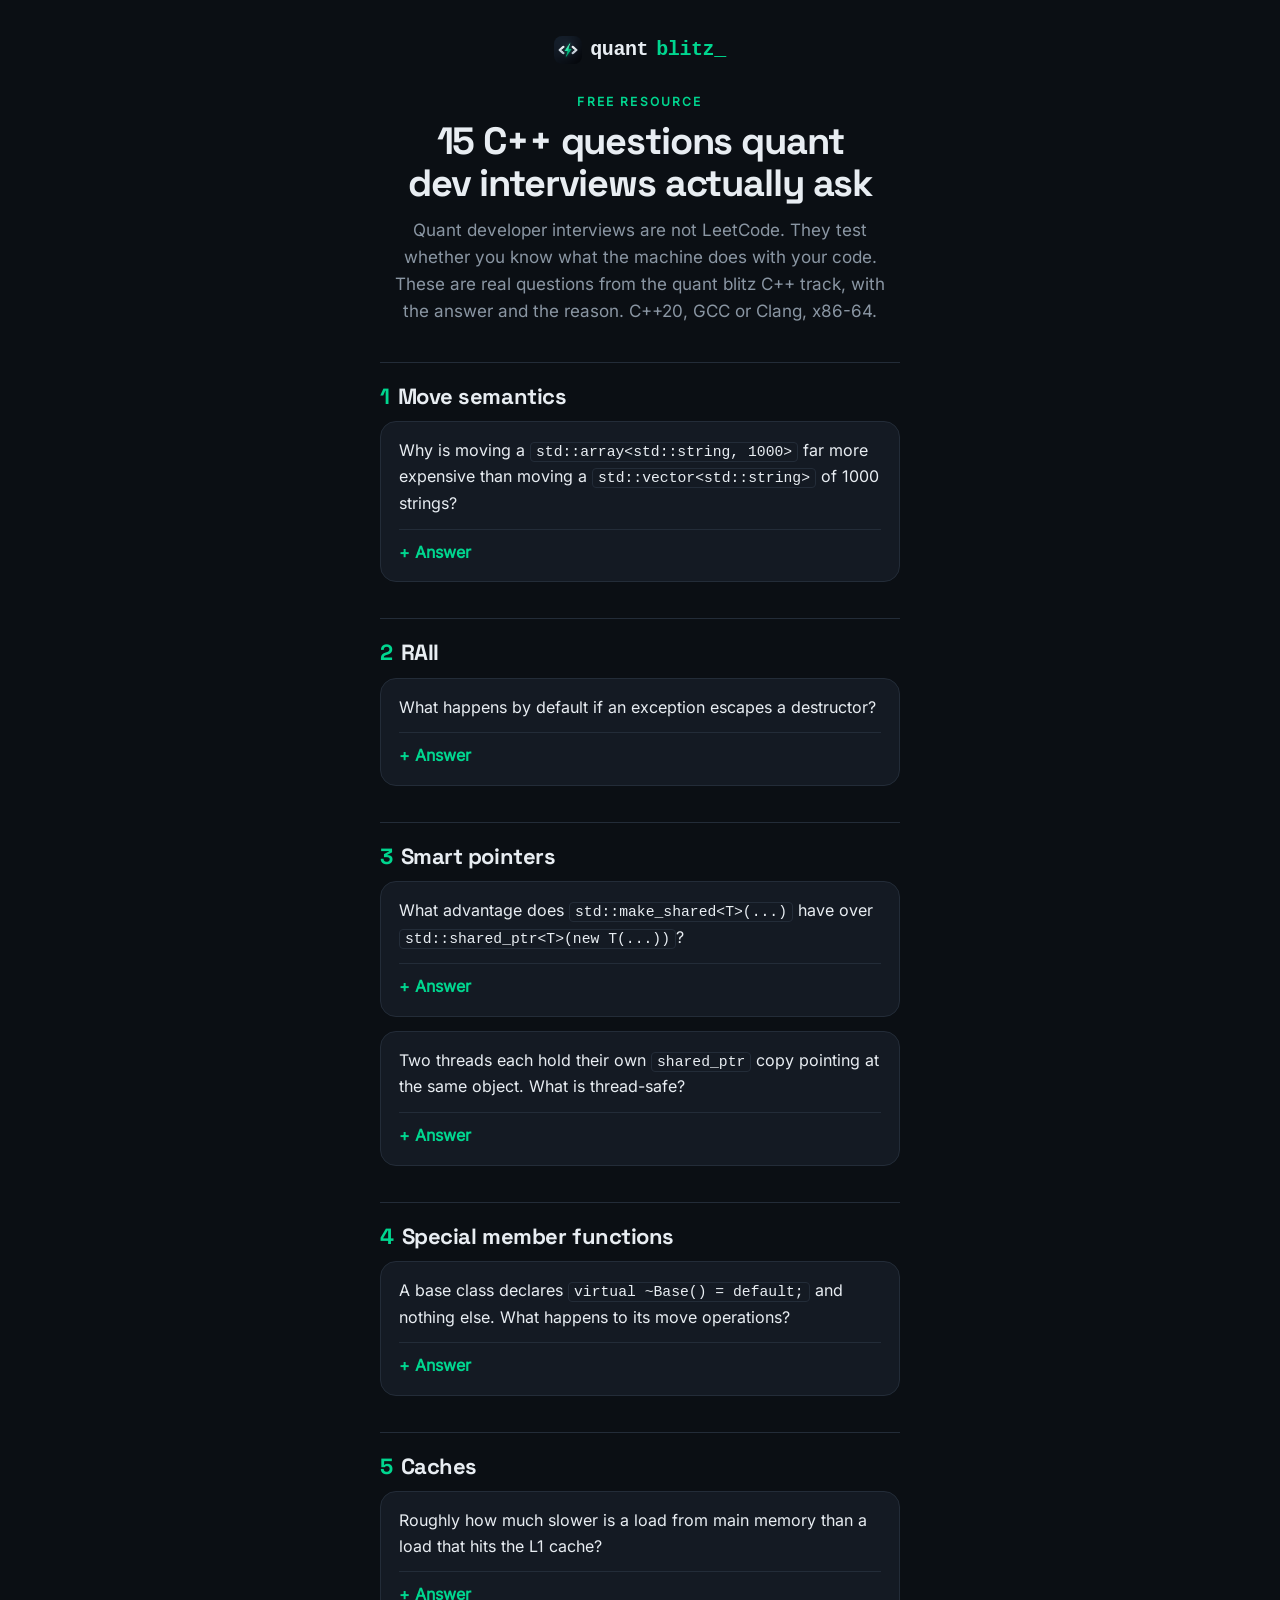
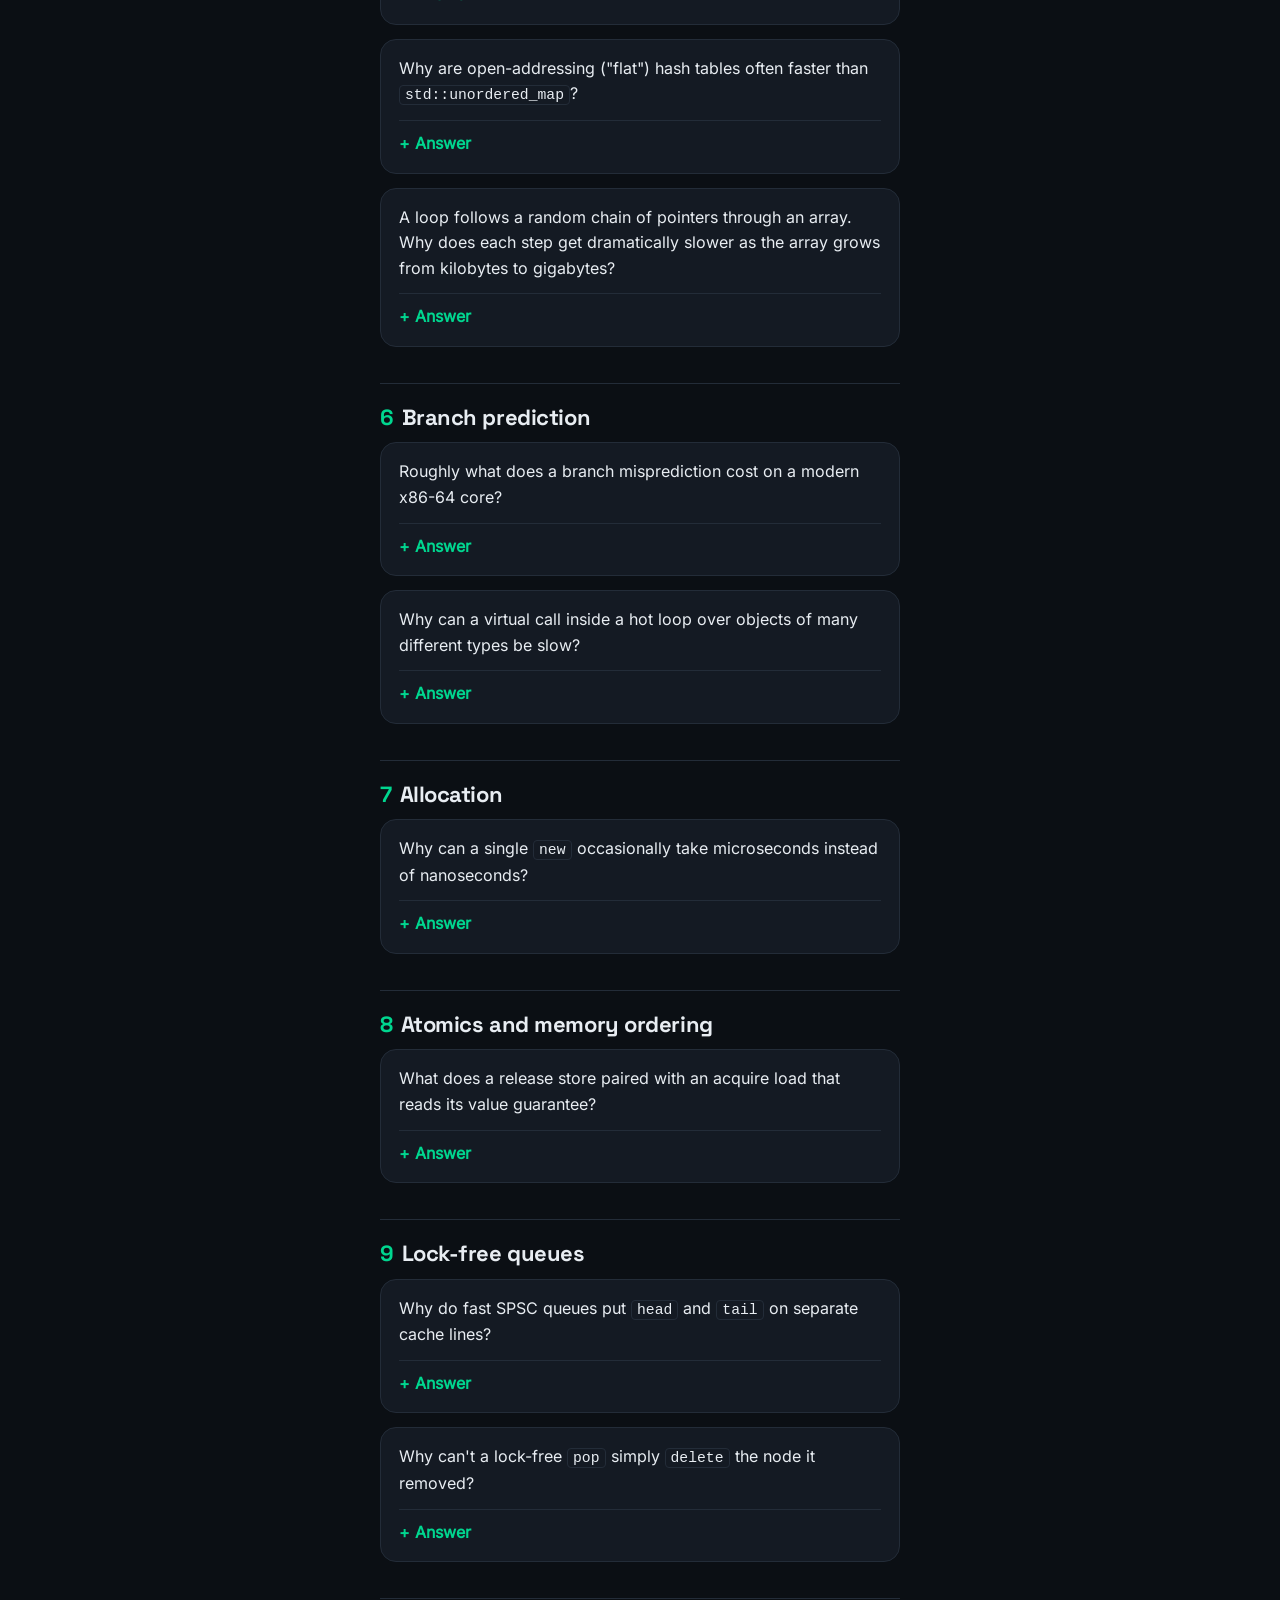
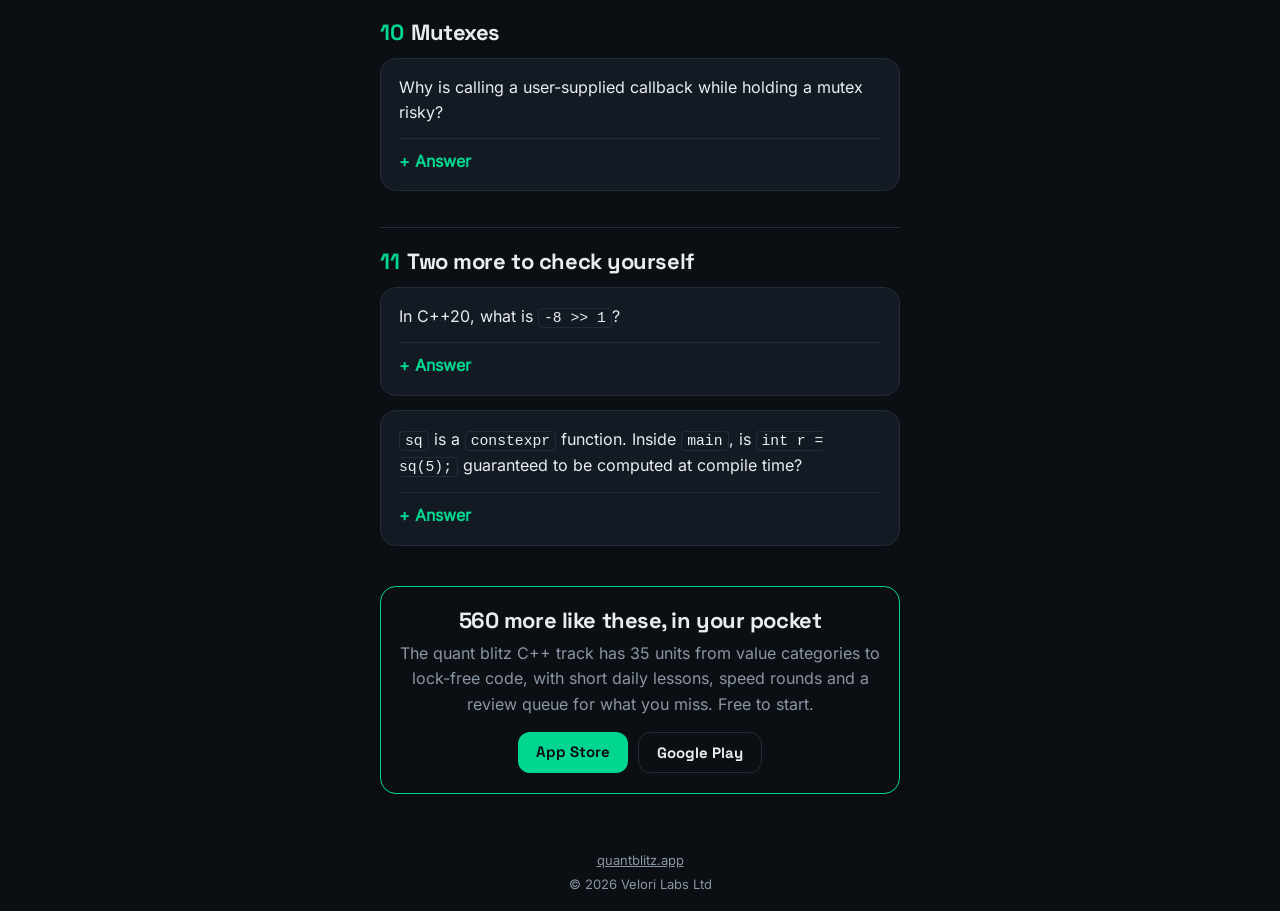
<file: cpp-questions/index.html>
<!doctype html>
<html lang="en-GB">
  <head>
    <meta charset="utf-8" />
    <meta name="viewport" content="width=device-width, initial-scale=1, viewport-fit=cover" />
    <title>15 C++ questions quant dev interviews actually ask</title>
    <meta
      name="description"
      content="Fifteen real C++ interview questions for quant developer roles, with the answer and why: move semantics, RAII, shared_ptr, caches, branch prediction, allocation, atomics, lock-free queues."
    />
    <link rel="canonical" href="https://quantblitz.app/cpp-questions/" />
    <link rel="icon" href="../favicon.svg" type="image/svg+xml" />
    <link rel="icon" href="../favicon.png" type="image/png" sizes="32x32" />
    <link rel="apple-touch-icon" href="../apple-touch-icon.png" />
    <meta name="theme-color" content="#0b0f14" />
    <meta name="apple-itunes-app" content="app-id=6820223409" />
    <meta property="og:type" content="article" />
    <meta property="og:title" content="15 C++ questions quant dev interviews actually ask" />
    <meta
      property="og:description"
      content="Not LeetCode. Move semantics, RAII, shared_ptr, caches, branch prediction, allocation, atomics and lock-free queues, each with the answer and why."
    />
    <meta property="og:url" content="https://quantblitz.app/cpp-questions/" />
    <meta property="og:image" content="https://quantblitz.app/img/quant-blitz-path.jpg" />
    <link
      rel="preload"
      href="../fonts/space-grotesk-700.woff2"
      as="font"
      type="font/woff2"
      crossorigin
    />
    <link rel="stylesheet" href="../resource.css" />
  </head>
  <body>
    <main>
      <a class="qb" href="https://quantblitz.app/"
        ><img src="../img/quant-blitz.png" alt="" width="28" height="28" />quant
        <span>blitz_</span></a
      >

      <p class="eyebrow">Free resource</p>
      <h1>15 C++ questions quant dev interviews actually ask</h1>
      <p class="lede">
        Quant developer interviews are not LeetCode. They test whether you know what the machine
        does with your code. These are real questions from the quant blitz C++ track, with the
        answer and the reason. C++20, GCC or Clang, x86-64.
      </p>

      <h2><span class="n">1</span>Move semantics</h2>
      <div class="card">
        <p class="q">
          Why is moving a <code>std::array&lt;std::string, 1000&gt;</code> far more expensive than
          moving a <code>std::vector&lt;std::string&gt;</code> of 1000 strings?
        </p>
        <details>
          <summary>Answer</summary>
          <p class="ans">
            <code>std::array</code> stores its strings inline, so each must be moved.
          </p>
          <p>
            <code>std::array</code> is a fixed-size aggregate with its elements inside the object,
            so its move constructor moves every element, O(n). <code>std::vector</code> owns a heap
            buffer, and its move just steals the pointer, O(1). Large arrays also make objects big,
            which matters for anything that moves them around.
          </p>
        </details>
      </div>

      <h2><span class="n">2</span>RAII</h2>
      <div class="card">
        <p class="q">What happens by default if an exception escapes a destructor?</p>
        <details>
          <summary>Answer</summary>
          <p class="ans">
            <code>std::terminate</code> is called: destructors are <code>noexcept</code> by default.
          </p>
          <p>
            Since C++11, destructors are implicitly <code>noexcept</code>, so an exception leaving
            one calls <code>std::terminate</code> and the program aborts. Even with
            <code>noexcept(false)</code>, throwing during stack unwinding from another exception
            terminates. Destructors should swallow or log errors instead of throwing.
          </p>
        </details>
      </div>

      <h2><span class="n">3</span>Smart pointers</h2>
      <div class="card">
        <p class="q">
          What advantage does <code>std::make_shared&lt;T&gt;(...)</code> have over
          <code>std::shared_ptr&lt;T&gt;(new T(...))</code>?
        </p>
        <details>
          <summary>Answer</summary>
          <p class="ans">It allocates the object and its control block together, in one go.</p>
          <p>
            <code>std::shared_ptr</code> needs a control block for its reference counts.
            <code>std::make_shared</code> allocates that block and the object together, saving an
            allocation and keeping them adjacent in memory. One caveat: the combined block is only
            freed when the last <code>weak_ptr</code> is gone too.
          </p>
        </details>
      </div>
      <div class="card">
        <p class="q">
          Two threads each hold their own <code>shared_ptr</code> copy pointing at the same object.
          What is thread-safe?
        </p>
        <details>
          <summary>Answer</summary>
          <p class="ans">Copying and destroying their copies, but not the object itself.</p>
          <p>
            The control block's reference counts are updated atomically, so separate
            <code>shared_ptr</code> instances can be copied and destroyed in different threads.
            Concurrent reads of the pointed-to object are fine, but writes to it need
            synchronization, and so does a single <code>shared_ptr</code> instance that one thread
            modifies while another uses it (C++20 adds
            <code>std::atomic&lt;std::shared_ptr&lt;T&gt;&gt;</code> for that).
            <code>shared_ptr</code> makes ownership thread-safe, not the data.
          </p>
        </details>
      </div>

      <h2><span class="n">4</span>Special member functions</h2>
      <div class="card">
        <p class="q">
          A base class declares <code>virtual ~Base() = default;</code> and nothing else. What
          happens to its move operations?
        </p>
        <details>
          <summary>Answer</summary>
          <p class="ans">
            They aren't declared, so moving a <code>Base</code> silently copies instead.
          </p>
          <p>
            Any user-declared destructor, even <code>= default</code>, suppresses the implicit move
            constructor and move assignment. Copies still work, so rvalues fall back to copying with
            no error. Polymorphic bases that should be movable must declare all five:
            <code>Base(Base&amp;&amp;) = default;</code> and friends.
          </p>
        </details>
      </div>

      <h2><span class="n">5</span>Caches</h2>
      <div class="card">
        <p class="q">
          Roughly how much slower is a load from main memory than a load that hits the L1 cache?
        </p>
        <details>
          <summary>Answer</summary>
          <p class="ans">About 100 times (roughly 100 ns vs 1 ns).</p>
          <p>
            An L1 hit takes 4 or 5 cycles, 1 to 2 ns. On current x86-64 servers, L2 hits cost about
            4 to 5 ns, L3 hits roughly 15 to 35 ns and DRAM accesses 100 to 130 ns. That gap is why
            cache misses, not arithmetic, dominate so much real-world performance.
          </p>
        </details>
      </div>
      <div class="card">
        <p class="q">
          Why are open-addressing ("flat") hash tables often faster than
          <code>std::unordered_map</code>?
        </p>
        <details>
          <summary>Answer</summary>
          <p class="ans">Entries sit inline in one array, so lookups avoid pointer chasing.</p>
          <p>
            The standard requires <code>unordered_map</code> to keep element addresses stable, which
            practically forces a separately allocated node per element plus a bucket array of
            pointers. Flat tables, like <code>absl::flat_hash_map</code> or
            <code>boost::unordered_flat_map</code>, probe a contiguous array instead. Fewer
            allocations and cache misses usually make them several times faster.
          </p>
        </details>
      </div>
      <div class="card">
        <p class="q">
          A loop follows a random chain of pointers through an array. Why does each step get
          dramatically slower as the array grows from kilobytes to gigabytes?
        </p>
        <details>
          <summary>Answer</summary>
          <p class="ans">Every dependent load now misses the caches and waits on DRAM.</p>
          <p>
            While the chain fits in L1 or L2, each hop takes 1 to 5 ns, L3 hits take roughly 15 to
            35 ns, and beyond the last-level cache every hop waits 100 ns or more for DRAM. Because
            each address depends on the previous load, the CPU can't run hops in parallel to hide
            the latency. That's why graph and tree traversals over large data are so latency-bound.
          </p>
        </details>
      </div>

      <h2><span class="n">6</span>Branch prediction</h2>
      <div class="card">
        <p class="q">Roughly what does a branch misprediction cost on a modern x86-64 core?</p>
        <details>
          <summary>Answer</summary>
          <p class="ans">About 15 to 20 cycles of wasted pipeline work.</p>
          <p>
            On a misprediction, the CPU discards the instructions it executed speculatively and
            restarts from the correct target, which wastes roughly the length of the pipeline. At
            billions of cycles per second that's only a few nanoseconds, but in a hot loop with
            unpredictable branches it can dominate. That's why sorted data or branchless code can be
            many times faster.
          </p>
        </details>
      </div>
      <div class="card">
        <p class="q">
          Why can a virtual call inside a hot loop over objects of many different types be slow?
        </p>
        <details>
          <summary>Answer</summary>
          <p class="ans">Its target changes unpredictably, so the indirect call mispredicts.</p>
          <p>
            An indirect branch's target is predicted from history like any other branch, so a call
            site that always hits the same type is cheap. When object types alternate randomly, the
            predicted target is often wrong. Sorting objects by type, or keeping one container per
            type, makes the targets predictable.
          </p>
        </details>
      </div>

      <h2><span class="n">7</span>Allocation</h2>
      <div class="card">
        <p class="q">
          Why can a single <code>new</code> occasionally take microseconds instead of nanoseconds?
        </p>
        <details>
          <summary>Answer</summary>
          <p class="ans">The allocator sometimes asks the OS for memory, then page-faults it in.</p>
          <p>
            Most allocations are served from free lists in user space and take tens of nanoseconds.
            Occasionally the allocator has to request memory from the kernel, which involves a
            system call, and touching those fresh pages costs a fault per page. These rare events
            create the latency spikes that hot paths must avoid.
          </p>
        </details>
      </div>

      <h2><span class="n">8</span>Atomics and memory ordering</h2>
      <div class="card">
        <p class="q">
          What does a release store paired with an acquire load that reads its value guarantee?
        </p>
        <details>
          <summary>Answer</summary>
          <p class="ans">All writes made before the release are visible after the acquire.</p>
          <p>
            Release/acquire creates a happens-before edge between exactly those two threads:
            everything before the release store is visible after the acquire load that observes it.
            It doesn't impose a global order on unrelated atomics; that's what <code>seq_cst</code>
            adds. Mutex unlock and lock use the same release/acquire semantics.
          </p>
        </details>
      </div>

      <h2><span class="n">9</span>Lock-free queues</h2>
      <div class="card">
        <p class="q">
          Why do fast SPSC queues put <code>head</code> and <code>tail</code> on separate cache
          lines?
        </p>
        <details>
          <summary>Answer</summary>
          <p class="ans">Otherwise each index update invalidates the other core's copy.</p>
          <p>
            Cache coherence works on whole cache lines, so two variables written by different cores
            on the same line keep stealing the line from each other. Aligning each index with
            <code>alignas(64)</code> (or <code>std::hardware_destructive_interference_size</code>)
            removes that contention. Implementations often also cache the other side's index locally
            to touch the shared line less often.
          </p>
        </details>
      </div>
      <div class="card">
        <p class="q">
          Why can't a lock-free <code>pop</code> simply <code>delete</code> the node it removed?
        </p>
        <details>
          <summary>Answer</summary>
          <p class="ans">Another thread may have read the same pointer and still be using it.</p>
          <p>
            Between loading <code>top</code> and attempting its CAS, a thread dereferences the node
            to read <code>next</code>, and another thread may pop and free that node in the
            meantime. Freeing immediately turns that read into a use after free. Safe reclamation
            schemes, such as hazard pointers, epochs, reference counting or RCU, delay the free
            until no thread can still hold the pointer.
          </p>
        </details>
      </div>

      <h2><span class="n">10</span>Mutexes</h2>
      <div class="card">
        <p class="q">Why is calling a user-supplied callback while holding a mutex risky?</p>
        <details>
          <summary>Answer</summary>
          <p class="ans">It may take the same mutex, or others in a conflicting order: deadlock.</p>
          <p>
            Code you don't control can do anything, including calling back into your class and
            relocking the same mutex, or acquiring locks in an order that conflicts with yours. It
            also holds your lock for as long as the callback takes. Copy what you need under the
            lock, unlock, and then call the callback.
          </p>
        </details>
      </div>

      <h2><span class="n">11</span>Two more to check yourself</h2>
      <div class="card">
        <p class="q">In C++20, what is <code>-8 &gt;&gt; 1</code>?</p>
        <details>
          <summary>Answer</summary>
          <p class="ans">
            <code>-4</code>: since C++20, <code>&gt;&gt;</code> on a negative value is an arithmetic
            shift.
          </p>
          <p>
            C++20 requires two's complement and defines <code>&gt;&gt;</code> on negative values as
            an arithmetic shift, so <code>-8 &gt;&gt; 1</code> is <code>-4</code> (it rounds toward
            negative infinity). Before C++20 it was implementation-defined, and left-shifting a
            negative value was undefined. Shifting by the type's width or more is still undefined.
          </p>
        </details>
      </div>
      <div class="card">
        <p class="q">
          <code>sq</code> is a <code>constexpr</code> function. Inside <code>main</code>, is
          <code>int r = sq(5);</code> guaranteed to be computed at compile time?
        </p>
        <details>
          <summary>Answer</summary>
          <p class="ans">No: a local <code>int</code> initializer doesn't need a constant.</p>
          <p>
            <code>constexpr</code> means a function can be evaluated at compile time; a local
            <code>int</code> initializer doesn't need a constant, so the call may happen at run
            time. Clang at <code>-O0</code> emits a real call here, while at <code>-O2</code> it
            folds the result to 25. Write <code>constexpr int r = sq(5);</code>, or make
            <code>sq</code> <code>consteval</code>, when compile-time evaluation must be guaranteed.
          </p>
        </details>
      </div>

      <section class="cta">
        <h2>560 more like these, in your pocket</h2>
        <p>
          The quant blitz C++ track has 35 units from value categories to lock-free code, with short
          daily lessons, speed rounds and a review queue for what you miss. Free to start.
        </p>
        <div class="stores">
          <a
            class="store"
            href="https://apps.apple.com/gb/app/quant-blitz-interview-prep/id6820223409"
            >App Store</a
          >
          <a
            class="store play"
            href="https://play.google.com/store/apps/details?id=com.qdevblitz.app"
            >Google Play</a
          >
        </div>
      </section>
    </main>
    <footer>
      <p><a href="https://quantblitz.app/">quantblitz.app</a></p>
      <p>© 2026 Velori Labs Ltd</p>
    </footer>
  </body>
</html>
</file>
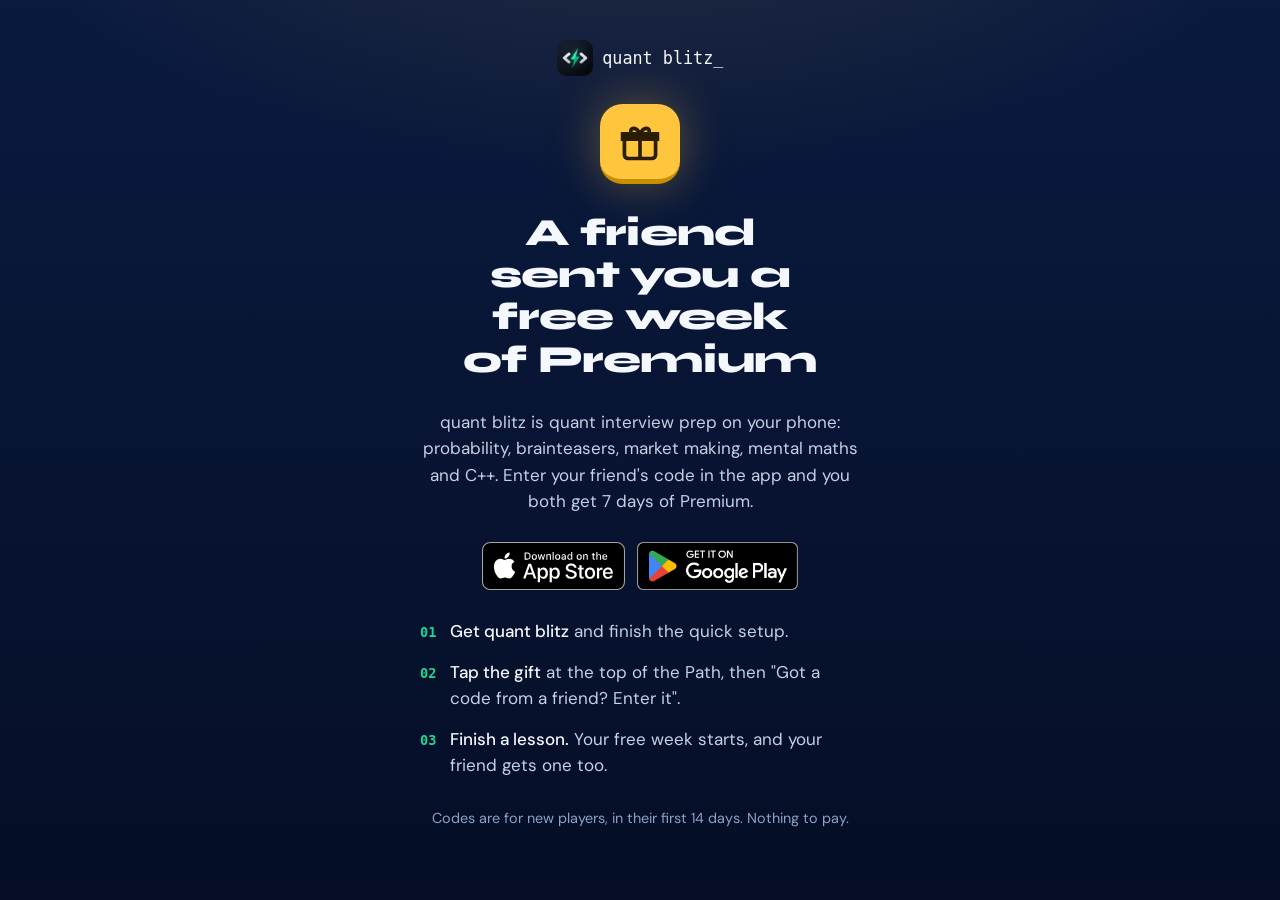
<file: i/index.html>
<!doctype html>
<html lang="en-GB">
  <head>
    <meta charset="utf-8" />
    <meta name="viewport" content="width=device-width, initial-scale=1, viewport-fit=cover" />
    <title>A free week of quant blitz Premium</title>
    <meta
      name="description"
      content="A friend sent you a free week of quant blitz Premium: quant interview prep for traders and quant devs."
    />
    <meta name="robots" content="noindex" />
    <link rel="icon" href="/favicon.svg" type="image/svg+xml" />
    <link rel="icon" href="/favicon.png" type="image/png" sizes="32x32" />
    <link rel="apple-touch-icon" href="/apple-touch-icon.png" />
    <meta name="theme-color" content="#0a1a3f" />
    <meta name="apple-itunes-app" content="app-id=6820223409" />
    <meta property="og:type" content="website" />
    <meta property="og:site_name" content="quant blitz" />
    <meta property="og:title" content="A friend sent you a free week of quant blitz Premium" />
    <meta
      property="og:description"
      content="Quant interview prep: probability, brainteasers, market making, mental maths and C++. Enter the code in the app and you both get a week of Premium."
    />
    <meta property="og:image" content="https://quantblitz.app/img/quant-blitz-path.jpg" />
    <meta name="twitter:card" content="summary_large_image" />
    <link rel="preload" href="/fonts/syne-800.woff2" as="font" type="font/woff2" crossorigin />
    <link rel="preload" href="/fonts/dm-sans-400.woff2" as="font" type="font/woff2" crossorigin />
    <style>
      @font-face {
        font-family: 'Syne';
        src: url('/fonts/syne-800.woff2') format('woff2');
        font-weight: 800;
        font-display: swap;
      }
      @font-face {
        font-family: 'DM Sans';
        src: url('/fonts/dm-sans-400.woff2') format('woff2');
        font-weight: 400;
        font-display: swap;
      }
      @font-face {
        font-family: 'DM Sans';
        src: url('/fonts/dm-sans-500.woff2') format('woff2');
        font-weight: 500;
        font-display: swap;
      }
      :root {
        color-scheme: dark;
        --abyss: #050e26;
        --navy: #0a1a3f;
        --surface: rgba(16, 36, 82, 0.5);
        --line: rgba(141, 162, 196, 0.16);
        --line-strong: rgba(141, 162, 196, 0.3);
        --text: #f4f7fb;
        --body: #c6d1e6;
        --muted: #8da2c4;
        --green: #1ed696;
        --on-green: #03140d;
        --gold: #ffc53d;
        --on-gold: #2a1d00;
        --mono: ui-monospace, 'SF Mono', SFMono-Regular, Menlo, Consolas, monospace;
        --display: 'Syne', 'DM Sans', system-ui, sans-serif;
        --sans: 'DM Sans', system-ui, -apple-system, sans-serif;
      }
      * {
        box-sizing: border-box;
      }
      body {
        margin: 0;
        min-height: 100vh;
        background:
          radial-gradient(60rem 30rem at 50% -10rem, rgba(255, 197, 61, 0.12), transparent 70%),
          linear-gradient(180deg, var(--navy), var(--abyss));
        color: var(--body);
        font: 400 17px/1.55 var(--sans);
        -webkit-font-smoothing: antialiased;
      }
      main {
        max-width: 30rem;
        margin: 0 auto;
        padding: max(2.5rem, env(safe-area-inset-top)) max(1.25rem, env(safe-area-inset-right))
          max(3rem, env(safe-area-inset-bottom)) max(1.25rem, env(safe-area-inset-left));
        display: flex;
        flex-direction: column;
        gap: 1.75rem;
        text-align: center;
      }
      .brand {
        display: inline-flex;
        align-items: center;
        gap: 0.6rem;
        justify-content: center;
        color: var(--text);
        font: 500 1.05rem var(--mono);
        text-decoration: none;
      }
      .brand img {
        width: 2.25rem;
        height: 2.25rem;
        border-radius: 0.6rem;
      }
      .gift {
        width: 5rem;
        height: 5rem;
        margin: 0 auto;
        border-radius: 1.4rem;
        background: var(--gold);
        border-bottom: 5px solid #c98f00;
        display: grid;
        place-items: center;
        box-shadow: 0 0 3rem rgba(255, 197, 61, 0.35);
      }
      h1 {
        margin: 0;
        color: var(--text);
        font: 800 clamp(1.9rem, 7vw, 2.4rem) / 1.1 var(--display);
        letter-spacing: -0.02em;
        text-wrap: balance;
      }
      p {
        margin: 0;
      }
      .code {
        display: flex;
        align-items: center;
        justify-content: space-between;
        gap: 1rem;
        padding: 1rem 1.25rem;
        border: 1px solid var(--line-strong);
        border-radius: 1rem;
        background: var(--surface);
      }
      .code span {
        color: var(--text);
        font: 700 1.7rem var(--mono);
        letter-spacing: 0.18em;
      }
      button,
      .button {
        appearance: none;
        border: 0;
        cursor: pointer;
        border-radius: 0.8rem;
        font: 500 1rem var(--sans);
        text-decoration: none;
      }
      .copy {
        padding: 0.55rem 0.9rem;
        background: rgba(141, 162, 196, 0.14);
        color: var(--text);
      }
      .open {
        display: block;
        padding: 0.95rem;
        background: var(--green);
        color: var(--on-green);
      }
      .stores {
        display: flex;
        justify-content: center;
        flex-wrap: wrap;
        gap: 0.75rem;
      }
      .stores img {
        height: 3rem;
        width: auto;
        display: block;
      }
      ol {
        margin: 0;
        padding: 0;
        list-style: none;
        display: grid;
        gap: 0.9rem;
        text-align: left;
      }
      li {
        display: flex;
        gap: 0.85rem;
        align-items: baseline;
      }
      li b {
        color: var(--green);
        font: 700 0.85rem var(--mono);
      }
      li span {
        color: var(--body);
      }
      li strong {
        color: var(--text);
        font-weight: 500;
      }
      .small {
        color: var(--muted);
        font-size: 0.9rem;
      }
      [hidden] {
        display: none !important;
      }
    </style>
  </head>
  <body>
    <main>
      <a class="brand" href="/"><img src="/img/quant-blitz.png" alt="" /> quant blitz_</a>
      <div class="gift" aria-hidden="true">
        <svg
          width="44"
          height="44"
          viewBox="0 0 24 24"
          fill="none"
          stroke="#2a1d00"
          stroke-width="2"
        >
          <rect x="3.5" y="9" width="17" height="12" rx="2" />
          <path d="M2.5 7.5h19v3h-19zM12 7.5V21" fill="#2a1d00" />
          <path
            d="M12 7.5C10 3.5 6.5 4 7 6.5c.3 1 2.5 1 5 1zm0 0c2-4 5.5-3.5 5-1-.3 1-2.5 1-5 1z"
          />
        </svg>
      </div>
      <h1>A friend sent you a free week of Premium</h1>
      <p>
        quant blitz is quant interview prep on your phone: probability, brainteasers, market making,
        mental maths and C++. Enter your friend's code in the app and you both get 7 days of
        Premium.
      </p>

      <div class="code" id="code-box" hidden>
        <span id="code"></span>
        <button class="copy" id="copy" type="button">Copy</button>
      </div>

      <a class="button open" id="open" href="qdevblitz://" hidden>I have the app: open it</a>

      <div class="stores">
        <a href="https://apps.apple.com/gb/app/quant-blitz-interview-prep/id6820223409"
          ><img src="/img/badge-app-store.svg" alt="Download on the App Store"
        /></a>
        <a href="https://play.google.com/store/apps/details?id=com.qdevblitz.app"
          ><img src="/img/badge-google-play.png" alt="Get it on Google Play"
        /></a>
      </div>

      <ol>
        <li>
          <b>01</b><span><strong>Get quant blitz</strong> and finish the quick setup.</span>
        </li>
        <li>
          <b>02</b
          ><span
            ><strong>Tap the gift</strong> at the top of the Path, then "Got a code from a friend?
            Enter it".</span
          >
        </li>
        <li>
          <b>03</b
          ><span
            ><strong>Finish a lesson.</strong> Your free week starts, and your friend gets one
            too.</span
          >
        </li>
      </ol>
      <p class="small">Codes are for new players, in their first 14 days. Nothing to pay.</p>
    </main>
    <script>
      (function () {
        // quantblitz.app/i/QB-XXXXX (Netlify serves this page for it), or ?c=QB-XXXXX.
        var segment = (location.pathname.split('/i/')[1] || '').split('/')[0];
        if (/^index/.test(segment)) segment = '';
        var raw = new URLSearchParams(location.search).get('c') || segment;
        var letters = raw.toUpperCase().replace(/[^A-Z0-9]/g, '');
        if (letters.indexOf('QB') === 0 && letters.length === 7) letters = letters.slice(2);
        if (!/^[2-9A-HJ-NP-Z]{5}$/.test(letters)) return;
        var code = 'QB-' + letters;
        document.getElementById('code').textContent = code;
        document.getElementById('code-box').hidden = false;
        var open = document.getElementById('open');
        open.href = 'qdevblitz://i/' + code;
        open.hidden = false;
        var copy = document.getElementById('copy');
        copy.addEventListener('click', function () {
          var done = function () {
            copy.textContent = 'Copied';
          };
          if (navigator.clipboard) navigator.clipboard.writeText(code).then(done, function () {});
        });
      })();
    </script>
  </body>
</html>
</file>
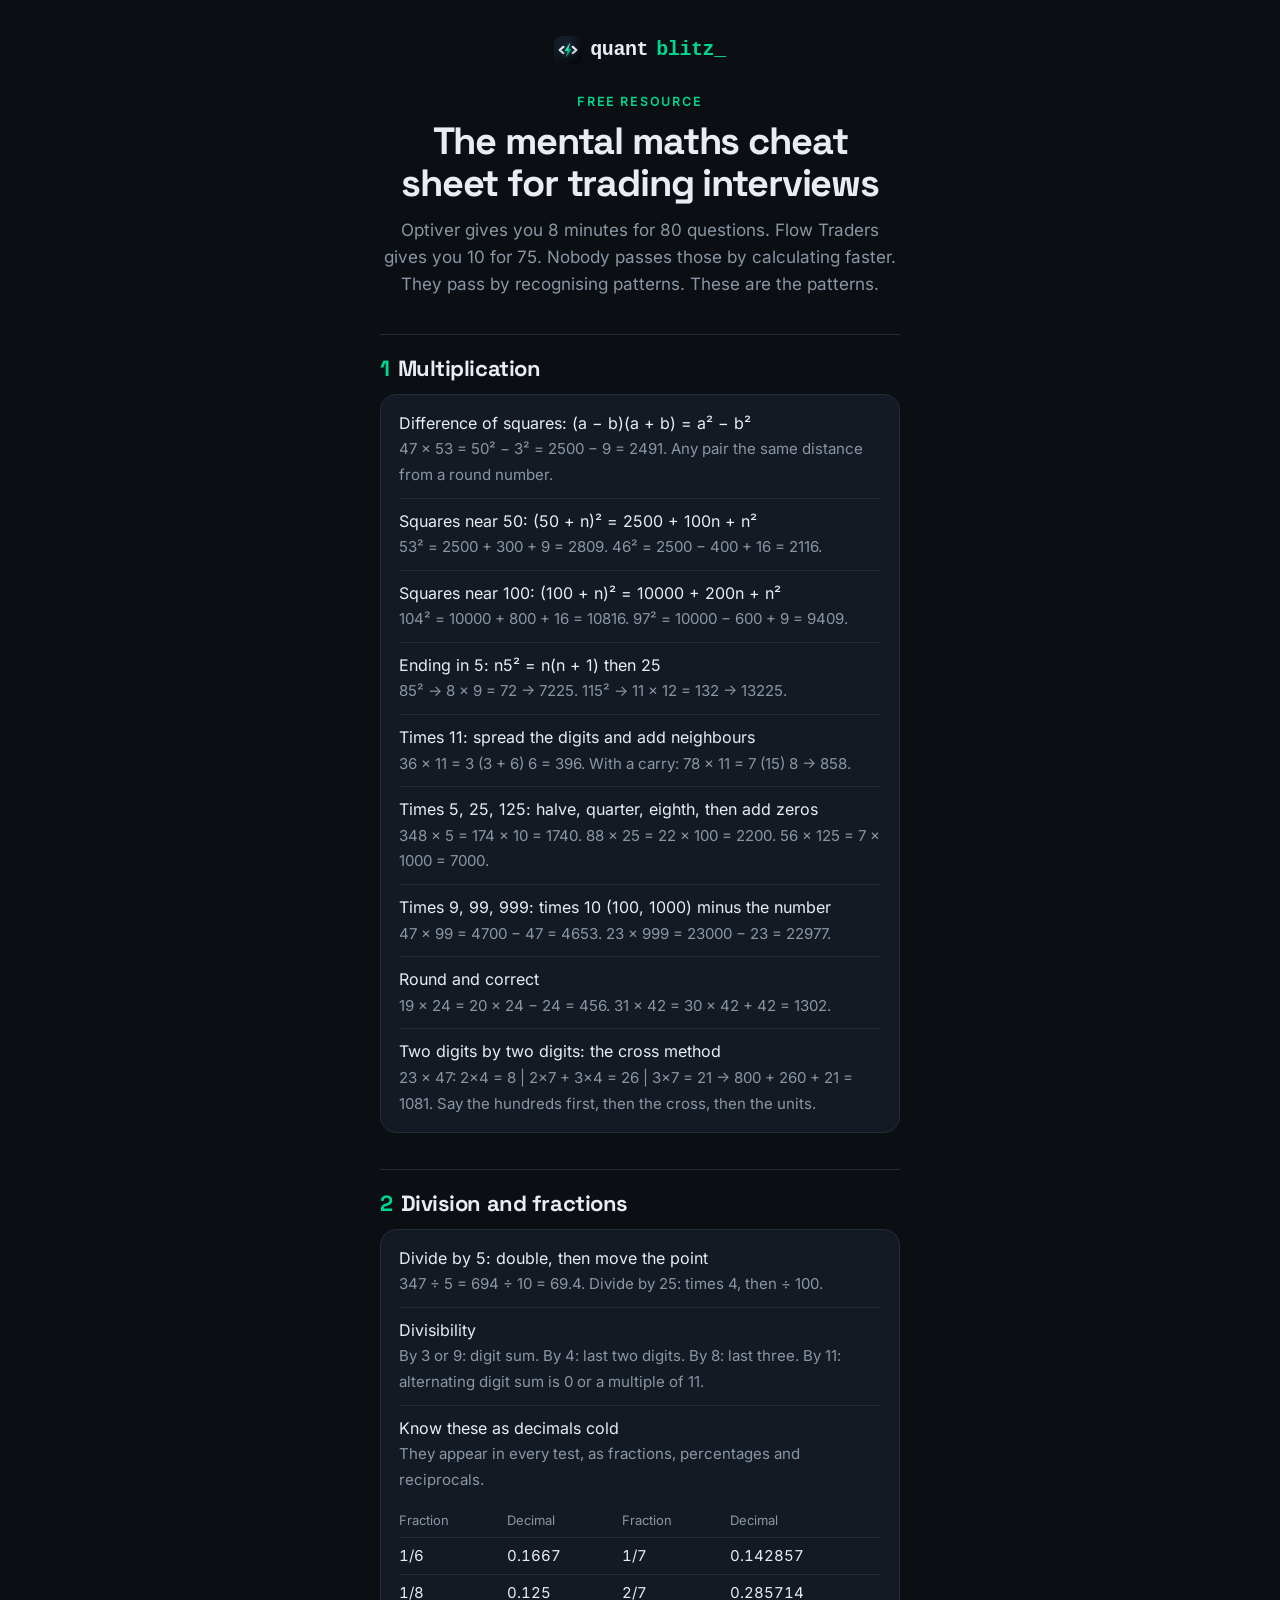
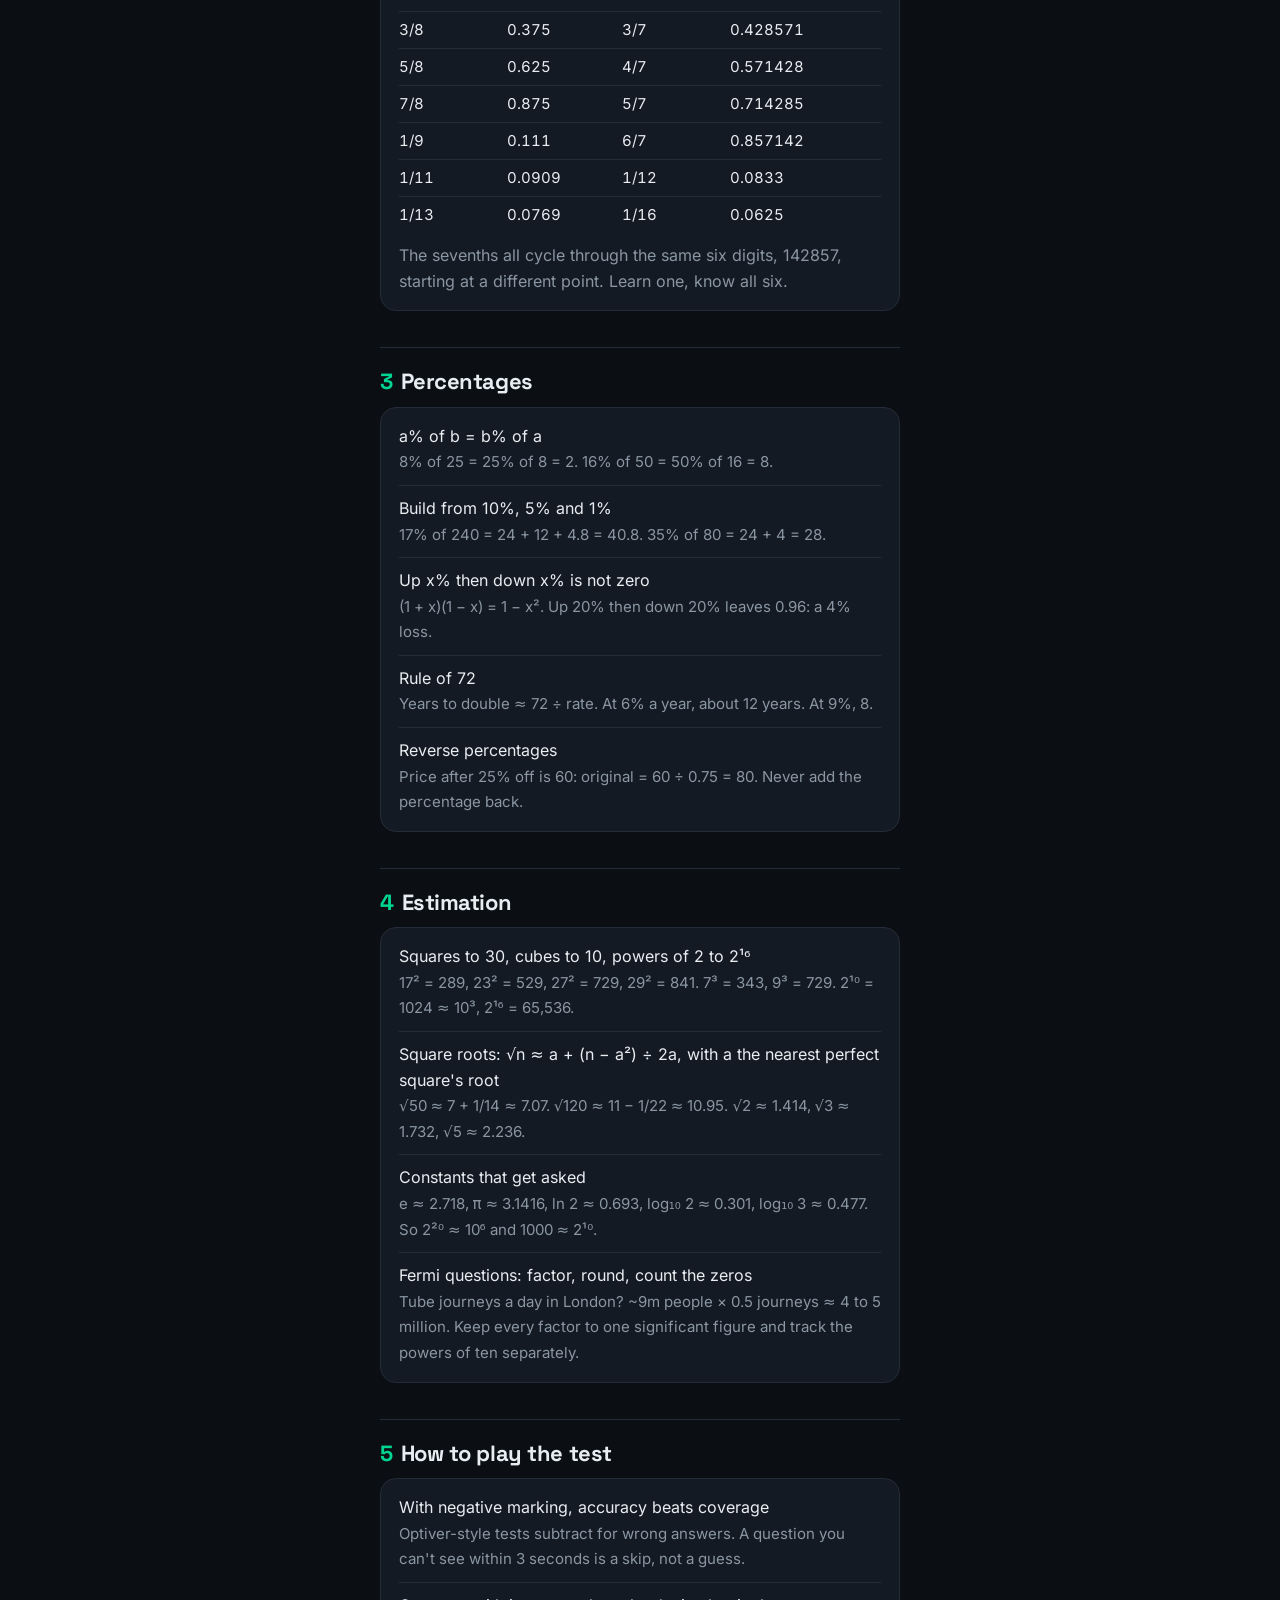
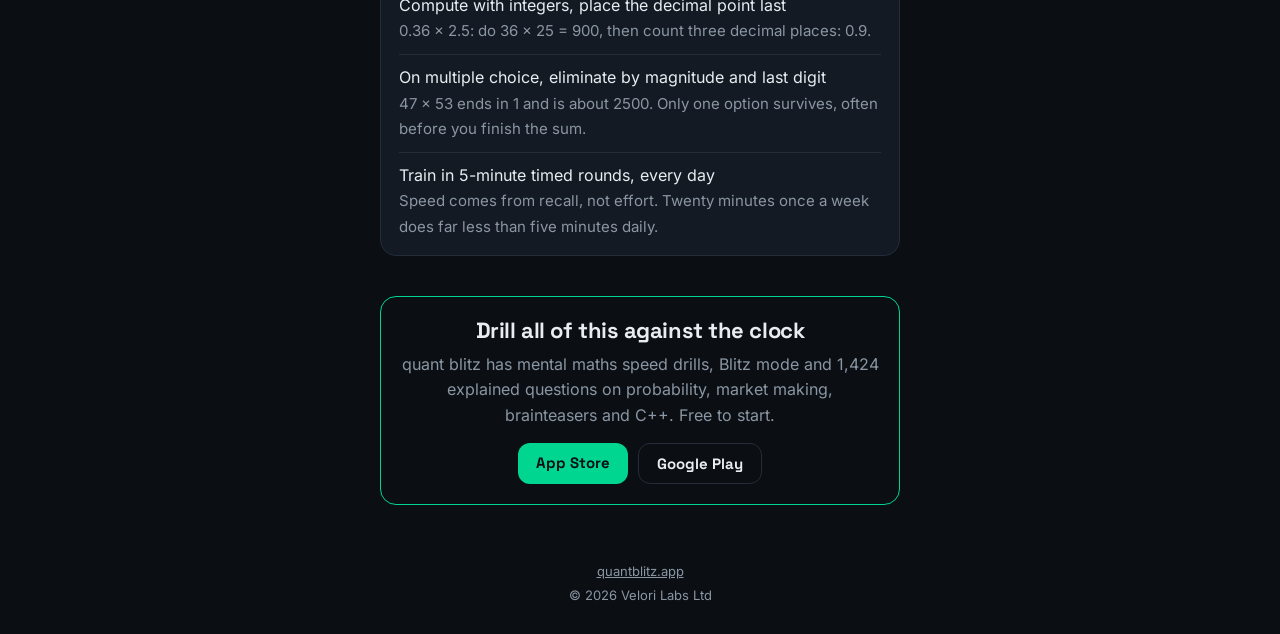
<file: mental-maths/index.html>
<!doctype html>
<html lang="en-GB">
  <head>
    <meta charset="utf-8" />
    <meta name="viewport" content="width=device-width, initial-scale=1, viewport-fit=cover" />
    <title>The mental maths cheat sheet for trading interviews</title>
    <meta
      name="description"
      content="The tricks traders use in timed maths tests like Optiver's 80 in 8: squares, cross multiplication, the sevenths table, percentage flips, fast square roots and how to play a negatively marked test."
    />
    <link rel="canonical" href="https://quantblitz.app/mental-maths/" />
    <link rel="icon" href="../favicon.svg" type="image/svg+xml" />
    <link rel="icon" href="../favicon.png" type="image/png" sizes="32x32" />
    <link rel="apple-touch-icon" href="../apple-touch-icon.png" />
    <meta name="theme-color" content="#0b0f14" />
    <meta name="apple-itunes-app" content="app-id=6820223409" />
    <meta property="og:type" content="article" />
    <meta property="og:title" content="The mental maths cheat sheet for trading interviews" />
    <meta
      property="og:description"
      content="The tricks traders use in timed maths tests: squares, cross multiplication, sevenths, percentage flips, square roots, and how to play a negatively marked test."
    />
    <meta property="og:url" content="https://quantblitz.app/mental-maths/" />
    <meta property="og:image" content="https://quantblitz.app/img/quant-blitz-path.jpg" />
    <link
      rel="preload"
      href="../fonts/space-grotesk-700.woff2"
      as="font"
      type="font/woff2"
      crossorigin
    />
    <link rel="stylesheet" href="../resource.css" />
  </head>
  <body>
    <main>
      <a class="qb" href="https://quantblitz.app/"
        ><img src="../img/quant-blitz.png" alt="" width="28" height="28" />quant
        <span>blitz_</span></a
      >

      <p class="eyebrow">Free resource</p>
      <h1>The mental maths cheat sheet for trading interviews</h1>
      <p class="lede">
        Optiver gives you 8 minutes for 80 questions. Flow Traders gives you 10 for 75. Nobody
        passes those by calculating faster. They pass by recognising patterns. These are the
        patterns.
      </p>

      <h2><span class="n">1</span>Multiplication</h2>
      <div class="card">
        <ul class="tricks">
          <li>
            <b>Difference of squares: (a − b)(a + b) = a² − b²</b>
            <span
              >47 × 53 = 50² − 3² = 2500 − 9 = 2491. Any pair the same distance from a round
              number.</span
            >
          </li>
          <li>
            <b>Squares near 50: (50 + n)² = 2500 + 100n + n²</b>
            <span>53² = 2500 + 300 + 9 = 2809. 46² = 2500 − 400 + 16 = 2116.</span>
          </li>
          <li>
            <b>Squares near 100: (100 + n)² = 10000 + 200n + n²</b>
            <span>104² = 10000 + 800 + 16 = 10816. 97² = 10000 − 600 + 9 = 9409.</span>
          </li>
          <li>
            <b>Ending in 5: n5² = n(n + 1) then 25</b>
            <span>85² → 8 × 9 = 72 → 7225. 115² → 11 × 12 = 132 → 13225.</span>
          </li>
          <li>
            <b>Times 11: spread the digits and add neighbours</b>
            <span>36 × 11 = 3 (3 + 6) 6 = 396. With a carry: 78 × 11 = 7 (15) 8 → 858.</span>
          </li>
          <li>
            <b>Times 5, 25, 125: halve, quarter, eighth, then add zeros</b>
            <span
              >348 × 5 = 174 × 10 = 1740. 88 × 25 = 22 × 100 = 2200. 56 × 125 = 7 × 1000 =
              7000.</span
            >
          </li>
          <li>
            <b>Times 9, 99, 999: times 10 (100, 1000) minus the number</b>
            <span>47 × 99 = 4700 − 47 = 4653. 23 × 999 = 23000 − 23 = 22977.</span>
          </li>
          <li>
            <b>Round and correct</b>
            <span>19 × 24 = 20 × 24 − 24 = 456. 31 × 42 = 30 × 42 + 42 = 1302.</span>
          </li>
          <li>
            <b>Two digits by two digits: the cross method</b>
            <span
              >23 × 47: 2×4 = 8 | 2×7 + 3×4 = 26 | 3×7 = 21 → 800 + 260 + 21 = 1081. Say the
              hundreds first, then the cross, then the units.</span
            >
          </li>
        </ul>
      </div>

      <h2><span class="n">2</span>Division and fractions</h2>
      <div class="card">
        <ul class="tricks">
          <li>
            <b>Divide by 5: double, then move the point</b>
            <span>347 ÷ 5 = 694 ÷ 10 = 69.4. Divide by 25: times 4, then ÷ 100.</span>
          </li>
          <li>
            <b>Divisibility</b>
            <span
              >By 3 or 9: digit sum. By 4: last two digits. By 8: last three. By 11: alternating
              digit sum is 0 or a multiple of 11.</span
            >
          </li>
          <li>
            <b>Know these as decimals cold</b>
            <span>They appear in every test, as fractions, percentages and reciprocals.</span>
          </li>
        </ul>
        <div class="tbl" style="margin-top: 12px">
          <table>
            <thead>
              <tr>
                <th>Fraction</th>
                <th>Decimal</th>
                <th>Fraction</th>
                <th>Decimal</th>
              </tr>
            </thead>
            <tbody>
              <tr>
                <td>1/6</td>
                <td>0.1667</td>
                <td>1/7</td>
                <td>0.142857</td>
              </tr>
              <tr>
                <td>1/8</td>
                <td>0.125</td>
                <td>2/7</td>
                <td>0.285714</td>
              </tr>
              <tr>
                <td>3/8</td>
                <td>0.375</td>
                <td>3/7</td>
                <td>0.428571</td>
              </tr>
              <tr>
                <td>5/8</td>
                <td>0.625</td>
                <td>4/7</td>
                <td>0.571428</td>
              </tr>
              <tr>
                <td>7/8</td>
                <td>0.875</td>
                <td>5/7</td>
                <td>0.714285</td>
              </tr>
              <tr>
                <td>1/9</td>
                <td>0.111</td>
                <td>6/7</td>
                <td>0.857142</td>
              </tr>
              <tr>
                <td>1/11</td>
                <td>0.0909</td>
                <td>1/12</td>
                <td>0.0833</td>
              </tr>
              <tr>
                <td>1/13</td>
                <td>0.0769</td>
                <td>1/16</td>
                <td>0.0625</td>
              </tr>
            </tbody>
          </table>
        </div>
        <p style="margin-top: 10px">
          <span style="color: var(--muted)"
            >The sevenths all cycle through the same six digits, 142857, starting at a different
            point. Learn one, know all six.</span
          >
        </p>
      </div>

      <h2><span class="n">3</span>Percentages</h2>
      <div class="card">
        <ul class="tricks">
          <li>
            <b>a% of b = b% of a</b>
            <span>8% of 25 = 25% of 8 = 2. 16% of 50 = 50% of 16 = 8.</span>
          </li>
          <li>
            <b>Build from 10%, 5% and 1%</b>
            <span>17% of 240 = 24 + 12 + 4.8 = 40.8. 35% of 80 = 24 + 4 = 28.</span>
          </li>
          <li>
            <b>Up x% then down x% is not zero</b>
            <span>(1 + x)(1 − x) = 1 − x². Up 20% then down 20% leaves 0.96: a 4% loss.</span>
          </li>
          <li>
            <b>Rule of 72</b>
            <span>Years to double ≈ 72 ÷ rate. At 6% a year, about 12 years. At 9%, 8.</span>
          </li>
          <li>
            <b>Reverse percentages</b>
            <span
              >Price after 25% off is 60: original = 60 ÷ 0.75 = 80. Never add the percentage
              back.</span
            >
          </li>
        </ul>
      </div>

      <h2><span class="n">4</span>Estimation</h2>
      <div class="card">
        <ul class="tricks">
          <li>
            <b>Squares to 30, cubes to 10, powers of 2 to 2¹⁶</b>
            <span
              >17² = 289, 23² = 529, 27² = 729, 29² = 841. 7³ = 343, 9³ = 729. 2¹⁰ = 1024 ≈ 10³, 2¹⁶
              = 65,536.</span
            >
          </li>
          <li>
            <b>Square roots: √n ≈ a + (n − a²) ÷ 2a, with a the nearest perfect square's root</b>
            <span
              >√50 ≈ 7 + 1/14 ≈ 7.07. √120 ≈ 11 − 1/22 ≈ 10.95. √2 ≈ 1.414, √3 ≈ 1.732, √5 ≈
              2.236.</span
            >
          </li>
          <li>
            <b>Constants that get asked</b>
            <span
              >e ≈ 2.718, π ≈ 3.1416, ln 2 ≈ 0.693, log₁₀ 2 ≈ 0.301, log₁₀ 3 ≈ 0.477. So 2²⁰ ≈ 10⁶
              and 1000 ≈ 2¹⁰.</span
            >
          </li>
          <li>
            <b>Fermi questions: factor, round, count the zeros</b>
            <span
              >Tube journeys a day in London? ~9m people × 0.5 journeys ≈ 4 to 5 million. Keep every
              factor to one significant figure and track the powers of ten separately.</span
            >
          </li>
        </ul>
      </div>

      <h2><span class="n">5</span>How to play the test</h2>
      <div class="card">
        <ul class="tricks">
          <li>
            <b>With negative marking, accuracy beats coverage</b>
            <span
              >Optiver-style tests subtract for wrong answers. A question you can't see within 3
              seconds is a skip, not a guess.</span
            >
          </li>
          <li>
            <b>Compute with integers, place the decimal point last</b>
            <span>0.36 × 2.5: do 36 × 25 = 900, then count three decimal places: 0.9.</span>
          </li>
          <li>
            <b>On multiple choice, eliminate by magnitude and last digit</b>
            <span
              >47 × 53 ends in 1 and is about 2500. Only one option survives, often before you
              finish the sum.</span
            >
          </li>
          <li>
            <b>Train in 5-minute timed rounds, every day</b>
            <span
              >Speed comes from recall, not effort. Twenty minutes once a week does far less than
              five minutes daily.</span
            >
          </li>
        </ul>
      </div>

      <section class="cta">
        <h2>Drill all of this against the clock</h2>
        <p>
          quant blitz has mental maths speed drills, Blitz mode and 1,424 explained questions on
          probability, market making, brainteasers and C++. Free to start.
        </p>
        <div class="stores">
          <a
            class="store"
            href="https://apps.apple.com/gb/app/quant-blitz-interview-prep/id6820223409"
            >App Store</a
          >
          <a
            class="store play"
            href="https://play.google.com/store/apps/details?id=com.qdevblitz.app"
            >Google Play</a
          >
        </div>
      </section>
    </main>
    <footer>
      <p><a href="https://quantblitz.app/">quantblitz.app</a></p>
      <p>© 2026 Velori Labs Ltd</p>
    </footer>
  </body>
</html>
</file>
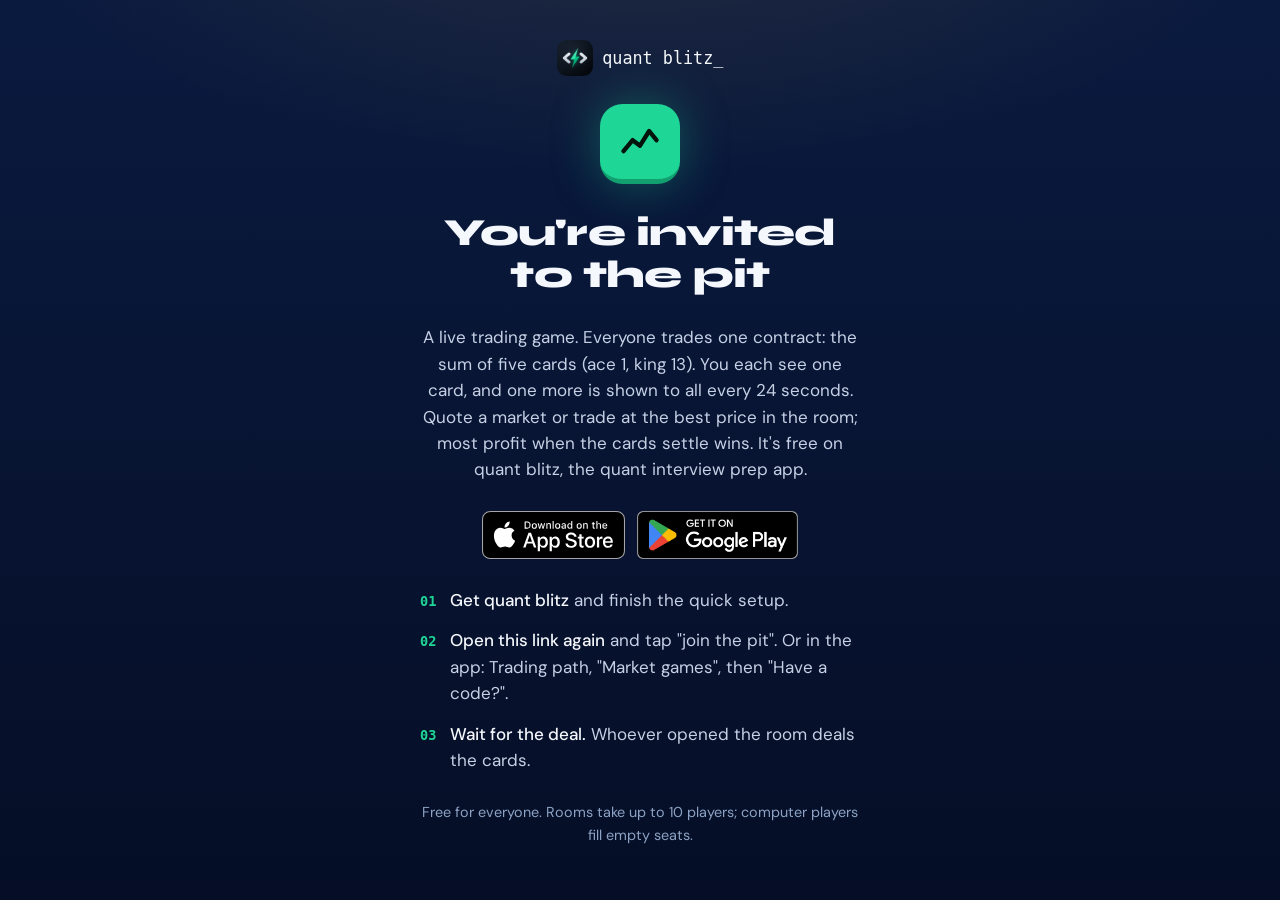
<file: p/index.html>
<!doctype html>
<html lang="en-GB">
  <head>
    <meta charset="utf-8" />
    <meta name="viewport" content="width=device-width, initial-scale=1, viewport-fit=cover" />
    <title>The pit on quant blitz</title>
    <meta
      name="description"
      content="A friend invited you to the pit on quant blitz: a live trading game on the sum of five cards."
    />
    <meta name="robots" content="noindex" />
    <link rel="icon" href="/favicon.svg" type="image/svg+xml" />
    <link rel="icon" href="/favicon.png" type="image/png" sizes="32x32" />
    <link rel="apple-touch-icon" href="/apple-touch-icon.png" />
    <meta name="theme-color" content="#0a1a3f" />
    <meta name="apple-itunes-app" content="app-id=6820223409" />
    <meta property="og:type" content="website" />
    <meta property="og:site_name" content="quant blitz" />
    <meta property="og:title" content="Trade against me in the pit on quant blitz" />
    <meta
      property="og:description"
      content="One contract, five cards, two minutes. You each see one card. Quote a market, trade, and be right when the cards settle. Free on iPhone and Android."
    />
    <meta property="og:image" content="https://quantblitz.app/img/quant-blitz-path.jpg" />
    <meta name="twitter:card" content="summary_large_image" />
    <link rel="preload" href="/fonts/syne-800.woff2" as="font" type="font/woff2" crossorigin />
    <link rel="preload" href="/fonts/dm-sans-400.woff2" as="font" type="font/woff2" crossorigin />
    <style>
      @font-face {
        font-family: 'Syne';
        src: url('/fonts/syne-800.woff2') format('woff2');
        font-weight: 800;
        font-display: swap;
      }
      @font-face {
        font-family: 'DM Sans';
        src: url('/fonts/dm-sans-400.woff2') format('woff2');
        font-weight: 400;
        font-display: swap;
      }
      @font-face {
        font-family: 'DM Sans';
        src: url('/fonts/dm-sans-500.woff2') format('woff2');
        font-weight: 500;
        font-display: swap;
      }
      :root {
        color-scheme: dark;
        --abyss: #050e26;
        --navy: #0a1a3f;
        --surface: rgba(16, 36, 82, 0.5);
        --line: rgba(141, 162, 196, 0.16);
        --line-strong: rgba(141, 162, 196, 0.3);
        --text: #f4f7fb;
        --body: #c6d1e6;
        --muted: #8da2c4;
        --green: #1ed696;
        --on-green: #03140d;
        --gold: #ffc53d;
        --on-gold: #2a1d00;
        --mono: ui-monospace, 'SF Mono', SFMono-Regular, Menlo, Consolas, monospace;
        --display: 'Syne', 'DM Sans', system-ui, sans-serif;
        --sans: 'DM Sans', system-ui, -apple-system, sans-serif;
      }
      * {
        box-sizing: border-box;
      }
      body {
        margin: 0;
        min-height: 100vh;
        background:
          radial-gradient(60rem 30rem at 50% -10rem, rgba(255, 197, 61, 0.12), transparent 70%),
          linear-gradient(180deg, var(--navy), var(--abyss));
        color: var(--body);
        font: 400 17px/1.55 var(--sans);
        -webkit-font-smoothing: antialiased;
      }
      main {
        max-width: 30rem;
        margin: 0 auto;
        padding: max(2.5rem, env(safe-area-inset-top)) max(1.25rem, env(safe-area-inset-right))
          max(3rem, env(safe-area-inset-bottom)) max(1.25rem, env(safe-area-inset-left));
        display: flex;
        flex-direction: column;
        gap: 1.75rem;
        text-align: center;
      }
      .brand {
        display: inline-flex;
        align-items: center;
        gap: 0.6rem;
        justify-content: center;
        color: var(--text);
        font: 500 1.05rem var(--mono);
        text-decoration: none;
      }
      .brand img {
        width: 2.25rem;
        height: 2.25rem;
        border-radius: 0.6rem;
      }
      .gift {
        width: 5rem;
        height: 5rem;
        margin: 0 auto;
        border-radius: 1.4rem;
        background: var(--green);
        border-bottom: 5px solid #12a070;
        display: grid;
        place-items: center;
        box-shadow: 0 0 3rem rgba(30, 214, 150, 0.35);
      }
      h1 {
        margin: 0;
        color: var(--text);
        font: 800 clamp(1.9rem, 7vw, 2.4rem) / 1.1 var(--display);
        letter-spacing: -0.02em;
        text-wrap: balance;
      }
      p {
        margin: 0;
      }
      .code {
        display: flex;
        align-items: center;
        justify-content: space-between;
        gap: 1rem;
        padding: 1rem 1.25rem;
        border: 1px solid var(--line-strong);
        border-radius: 1rem;
        background: var(--surface);
      }
      .code span {
        color: var(--text);
        font: 700 1.7rem var(--mono);
        letter-spacing: 0.18em;
      }
      button,
      .button {
        appearance: none;
        border: 0;
        cursor: pointer;
        border-radius: 0.8rem;
        font: 500 1rem var(--sans);
        text-decoration: none;
      }
      .copy {
        padding: 0.55rem 0.9rem;
        background: rgba(141, 162, 196, 0.14);
        color: var(--text);
      }
      .open {
        display: block;
        padding: 0.95rem;
        background: var(--green);
        color: var(--on-green);
      }
      .stores {
        display: flex;
        justify-content: center;
        flex-wrap: wrap;
        gap: 0.75rem;
      }
      .stores img {
        height: 3rem;
        width: auto;
        display: block;
      }
      ol {
        margin: 0;
        padding: 0;
        list-style: none;
        display: grid;
        gap: 0.9rem;
        text-align: left;
      }
      li {
        display: flex;
        gap: 0.85rem;
        align-items: baseline;
      }
      li b {
        color: var(--green);
        font: 700 0.85rem var(--mono);
      }
      li span {
        color: var(--body);
      }
      li strong {
        color: var(--text);
        font-weight: 500;
      }
      .small {
        color: var(--muted);
        font-size: 0.9rem;
      }
      [hidden] {
        display: none !important;
      }
    </style>
  </head>
  <body>
    <main>
      <a class="brand" href="/"><img src="/img/quant-blitz.png" alt="" /> quant blitz_</a>
      <div class="gift" aria-hidden="true">
        <svg
          width="44"
          height="44"
          viewBox="0 0 24 24"
          fill="none"
          stroke="#03140d"
          stroke-width="2.4"
          stroke-linecap="round"
          stroke-linejoin="round"
        >
          <path d="M3 17l5-6 4 3 5-8 4 5" />
        </svg>
      </div>
      <h1>You're invited to the pit</h1>
      <p>
        A live trading game. Everyone trades one contract: the sum of five cards (ace 1, king 13).
        You each see one card, and one more is shown to all every 24 seconds. Quote a market or
        trade at the best price in the room; most profit when the cards settle wins. It's free on
        quant blitz, the quant interview prep app.
      </p>

      <div class="code" id="code-box" hidden>
        <span id="code"></span>
        <button class="copy" id="copy" type="button">Copy</button>
      </div>

      <a class="button open" id="open" href="qdevblitz://" hidden>I have the app: join the pit</a>

      <div class="stores">
        <a href="https://apps.apple.com/gb/app/quant-blitz-interview-prep/id6820223409"
          ><img src="/img/badge-app-store.svg" alt="Download on the App Store"
        /></a>
        <a href="https://play.google.com/store/apps/details?id=com.qdevblitz.app"
          ><img src="/img/badge-google-play.png" alt="Get it on Google Play"
        /></a>
      </div>

      <ol>
        <li>
          <b>01</b><span><strong>Get quant blitz</strong> and finish the quick setup.</span>
        </li>
        <li>
          <b>02</b
          ><span
            ><strong>Open this link again</strong> and tap "join the pit". Or in the app: Trading
            path, "Market games", then "Have a code?".</span
          >
        </li>
        <li>
          <b>03</b
          ><span><strong>Wait for the deal.</strong> Whoever opened the room deals the cards.</span>
        </li>
      </ol>
      <p class="small">
        Free for everyone. Rooms take up to 10 players; computer players fill empty seats.
      </p>
    </main>
    <script>
      (function () {
        // quantblitz.app/p/7K2M9 (Netlify serves this page for it), or ?c=7K2M9.
        var segment = (location.pathname.split('/p/')[1] || '').split('/')[0];
        if (/^index/.test(segment)) segment = '';
        var raw = new URLSearchParams(location.search).get('c') || segment;
        var code = raw.toUpperCase().replace(/[^A-Z0-9]/g, '');
        if (!/^[2-9A-HJ-NP-Z]{5}$/.test(code)) return;
        document.getElementById('code').textContent = code;
        document.getElementById('code-box').hidden = false;
        var open = document.getElementById('open');
        open.href = 'qdevblitz://p/' + code;
        open.hidden = false;
        var copy = document.getElementById('copy');
        copy.addEventListener('click', function () {
          var done = function () {
            copy.textContent = 'Copied';
          };
          if (navigator.clipboard) navigator.clipboard.writeText(code).then(done, function () {});
        });
      })();
    </script>
  </body>
</html>
</file>
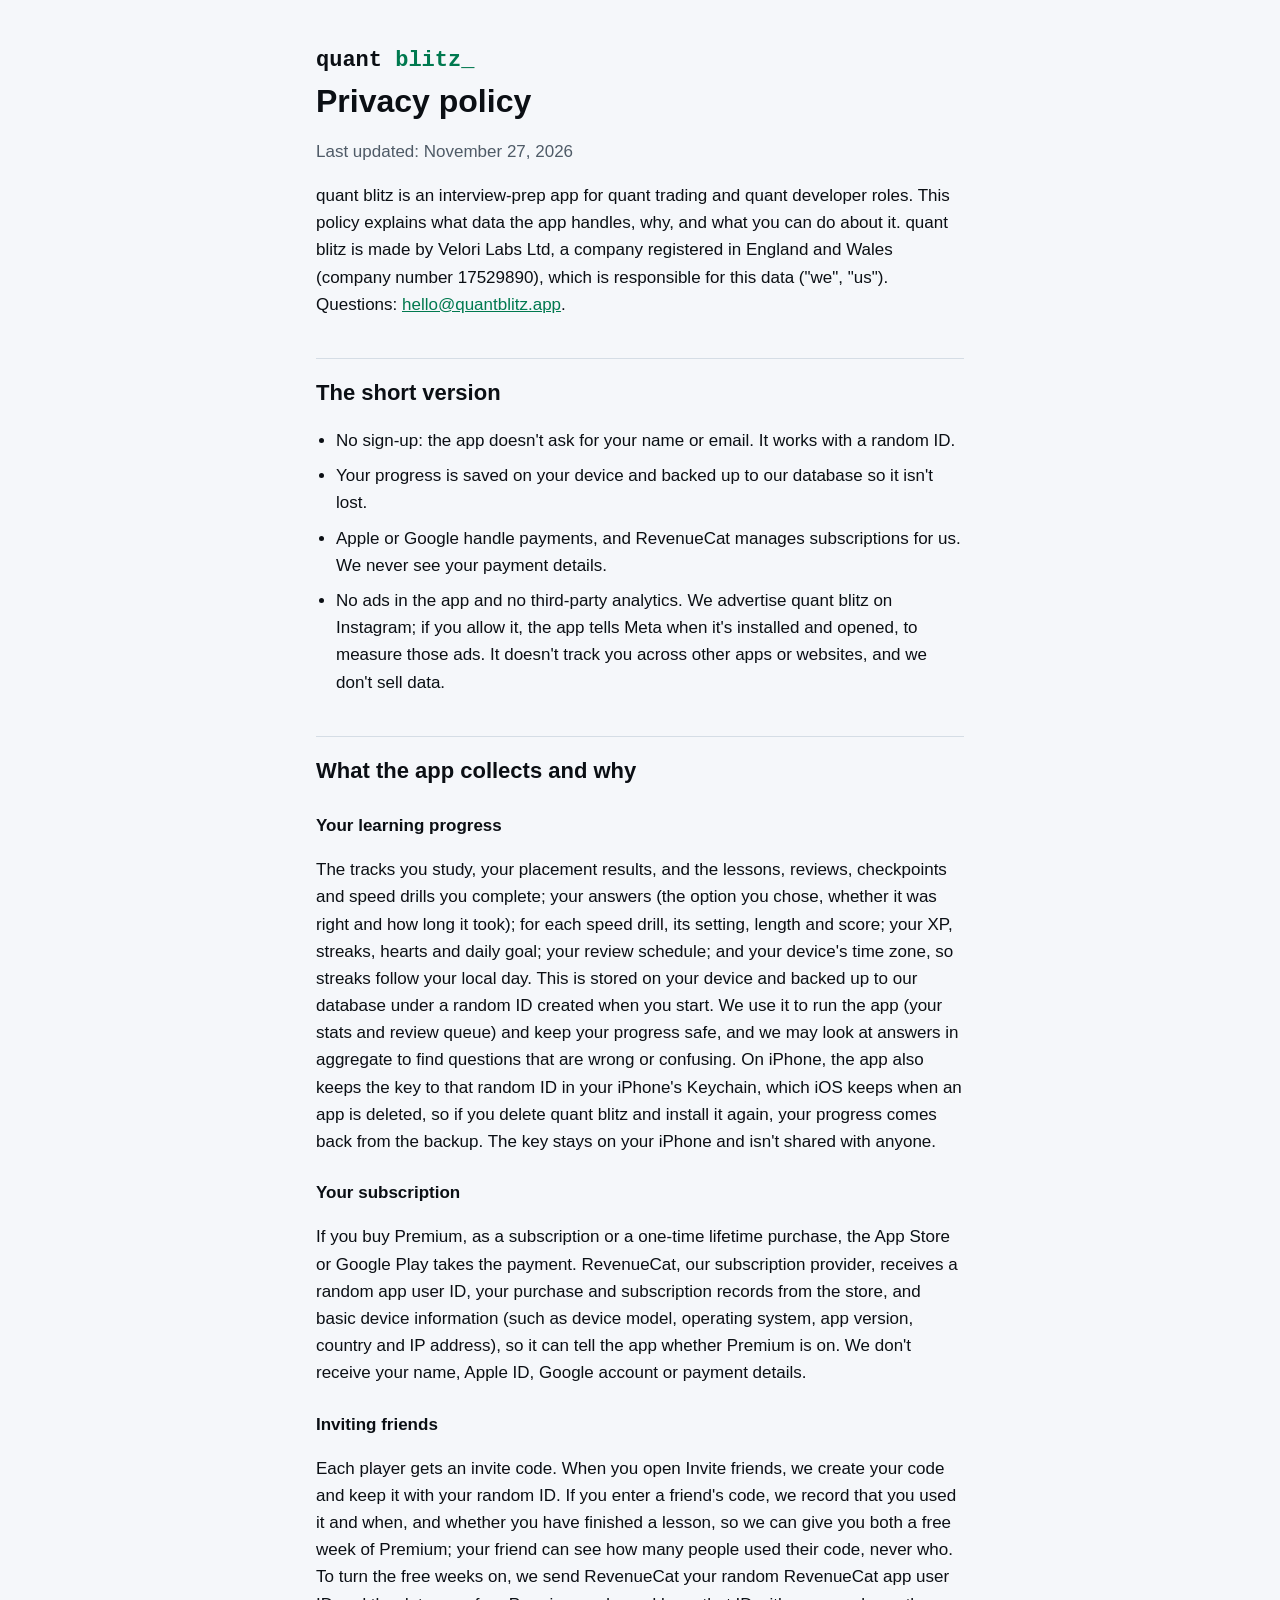
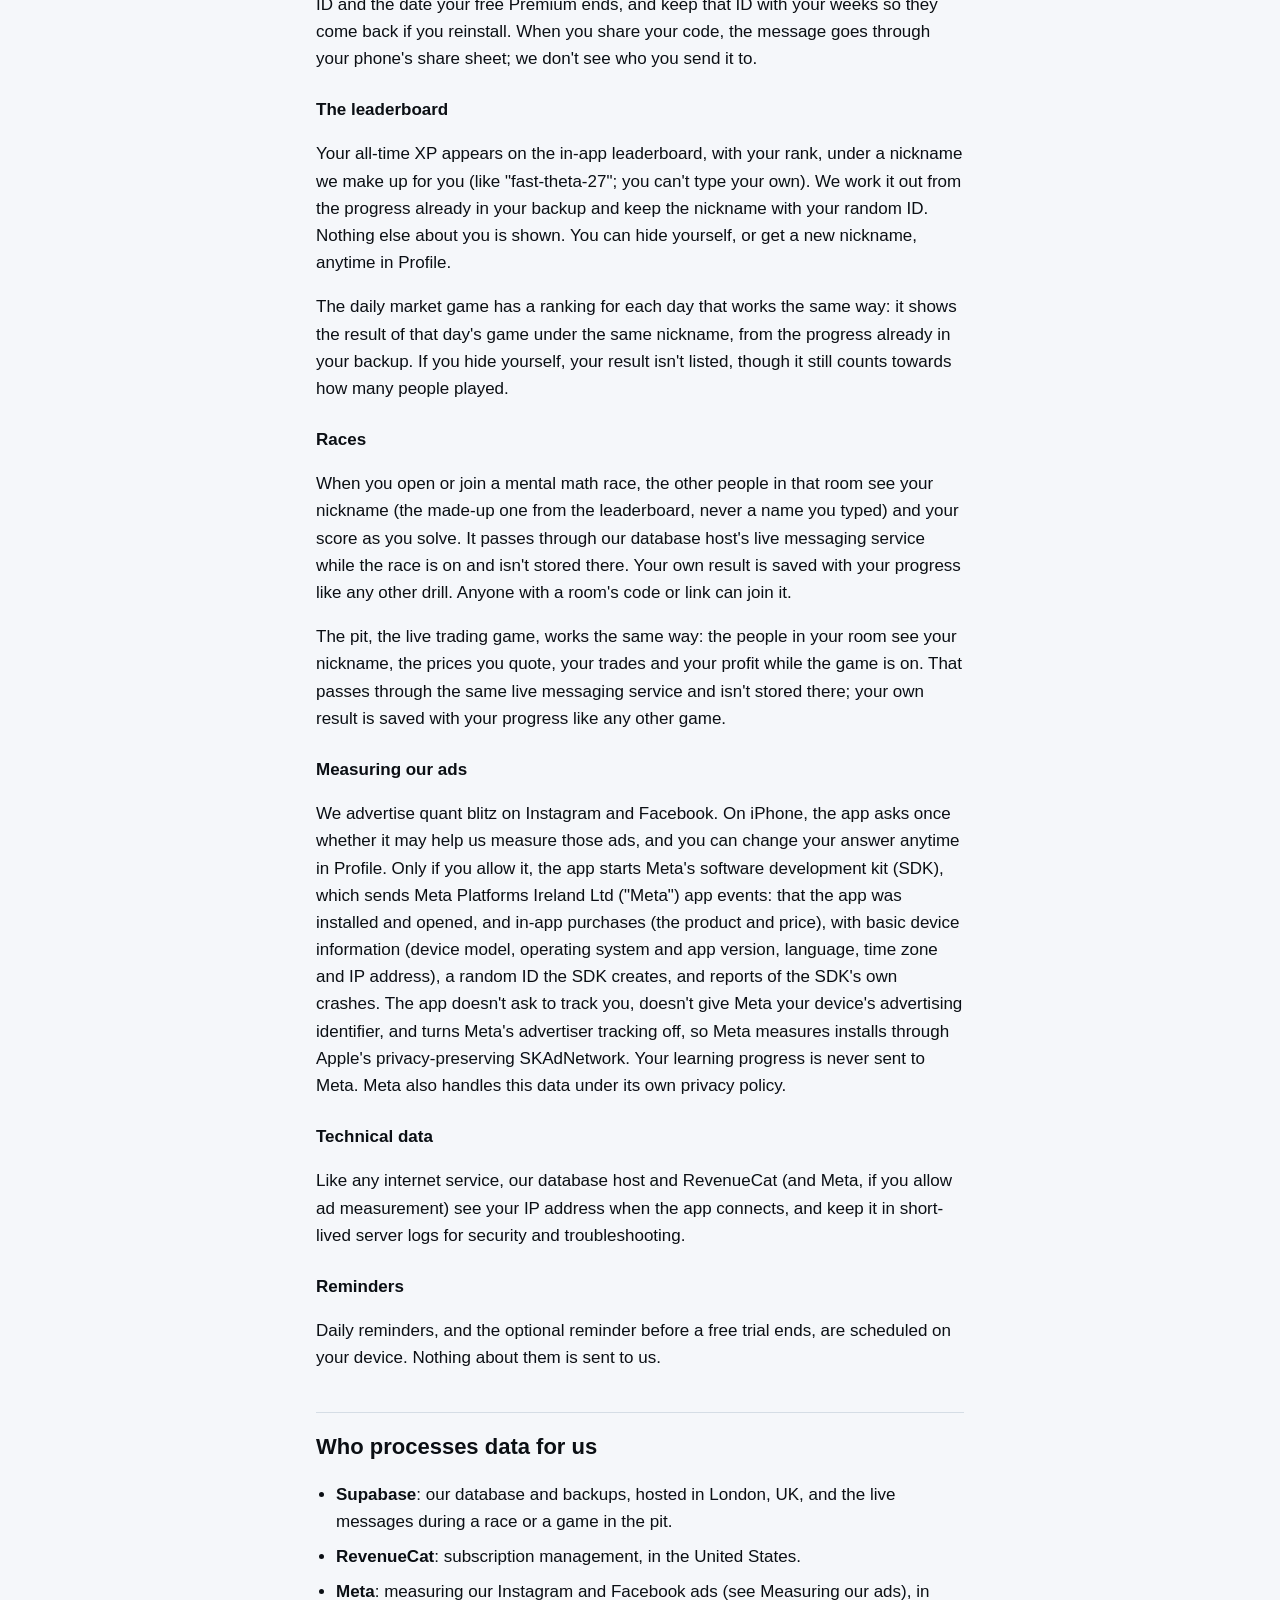
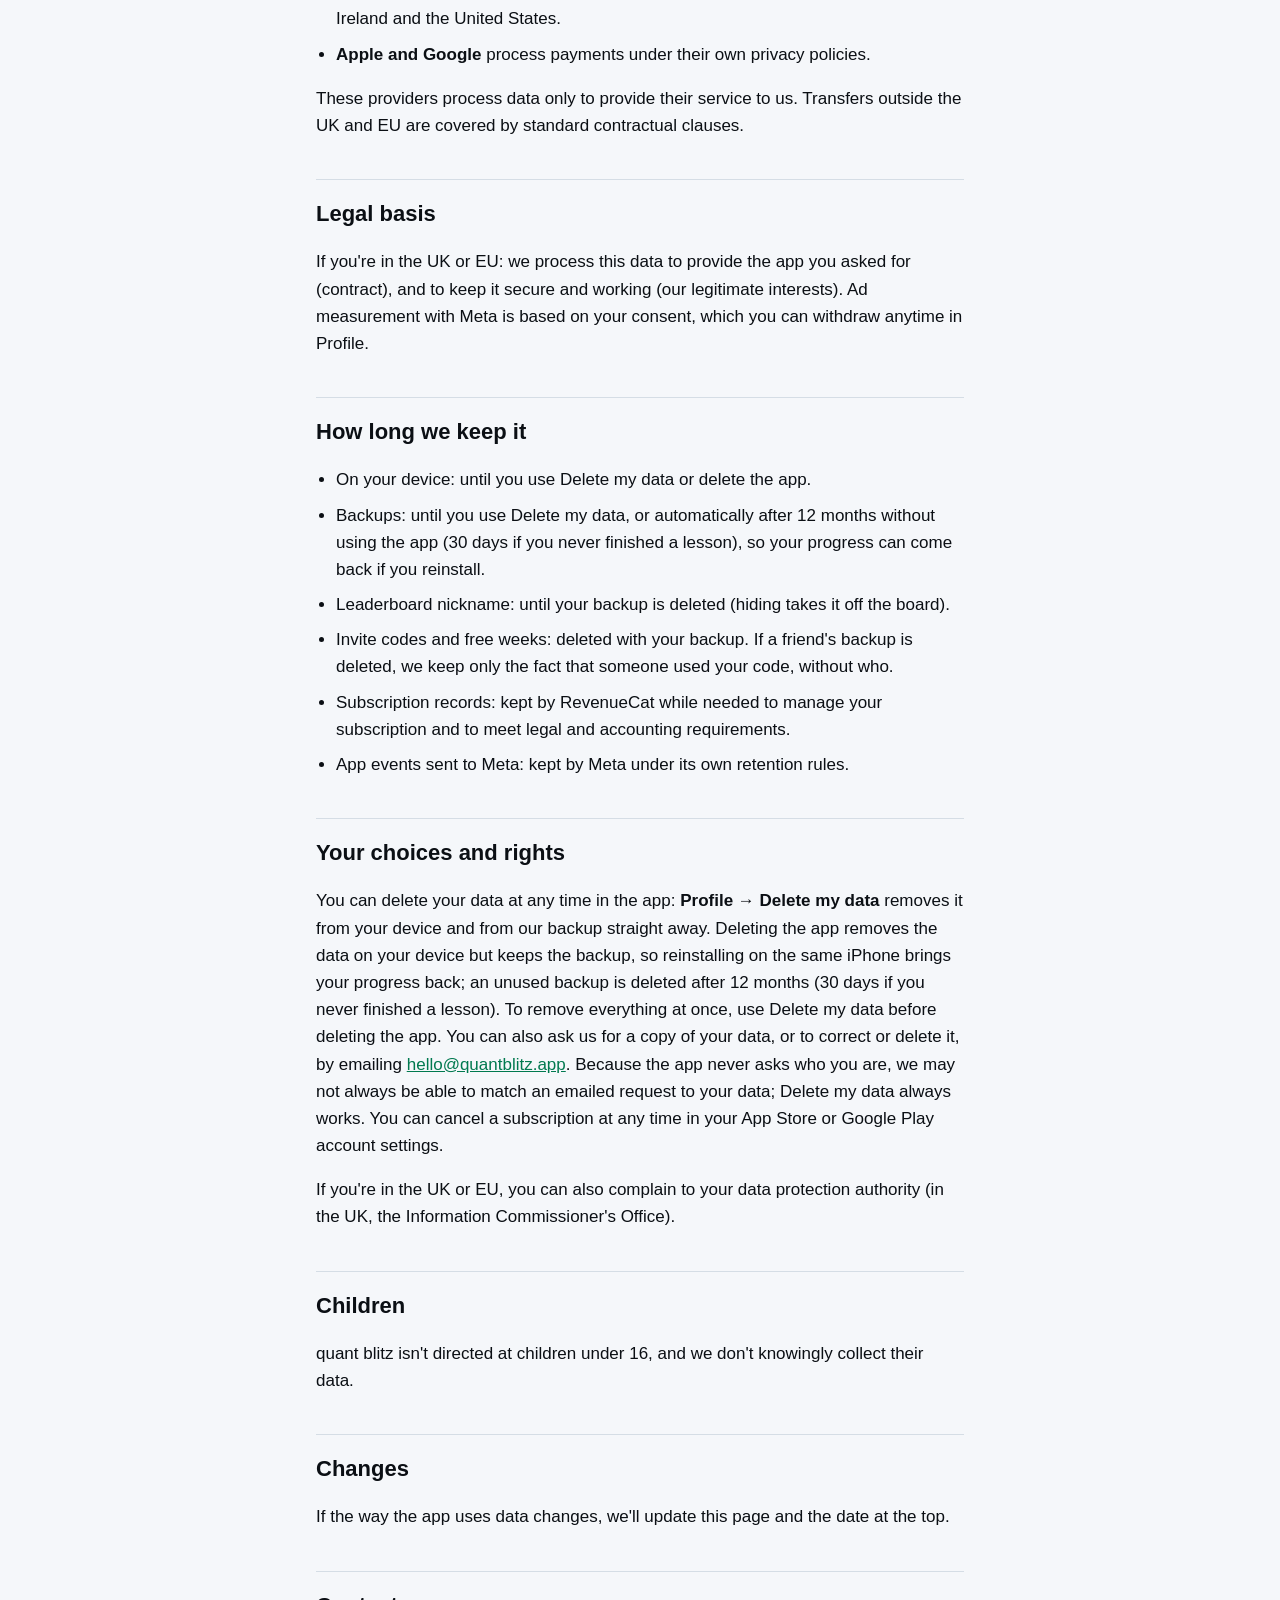
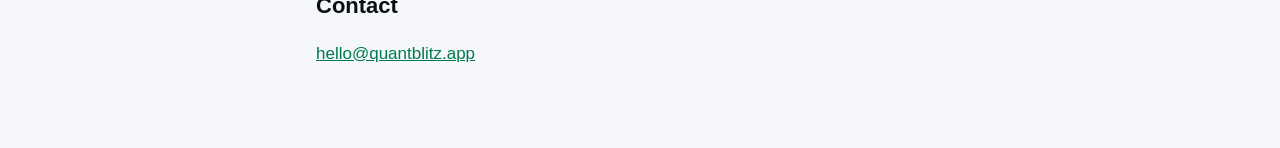
<file: privacy/index.html>
<!doctype html>
<html lang="en">
  <head>
    <meta charset="utf-8" />
    <meta name="viewport" content="width=device-width, initial-scale=1" />
    <title>Privacy policy · quant blitz</title>
    <meta name="description" content="How the quant blitz app handles your data." />
    <link rel="stylesheet" href="../style.css" />
  </head>
  <body>
    <main>
      <p class="wordmark">
        <a href="../">quant <span>blitz_</span></a>
      </p>
      <h1>Privacy policy</h1>
      <p class="muted">Last updated: November 27, 2026</p>

      <p>
        quant blitz is an interview-prep app for quant trading and quant developer roles. This
        policy explains what data the app handles, why, and what you can do about it. quant blitz is
        made by Velori Labs Ltd, a company registered in England and Wales (company number
        17529890), which is responsible for this data ("we", "us"). Questions:
        <a href="mailto:hello@quantblitz.app">hello@quantblitz.app</a>.
      </p>

      <h2>The short version</h2>
      <ul>
        <li>No sign-up: the app doesn't ask for your name or email. It works with a random ID.</li>
        <li>
          Your progress is saved on your device and backed up to our database so it isn't lost.
        </li>
        <li>
          Apple or Google handle payments, and RevenueCat manages subscriptions for us. We never see
          your payment details.
        </li>
        <li>
          No ads in the app and no third-party analytics. We advertise quant blitz on Instagram; if
          you allow it, the app tells Meta when it's installed and opened, to measure those ads. It
          doesn't track you across other apps or websites, and we don't sell data.
        </li>
      </ul>

      <h2>What the app collects and why</h2>
      <h3>Your learning progress</h3>
      <p>
        The tracks you study, your placement results, and the lessons, reviews, checkpoints and
        speed drills you complete; your answers (the option you chose, whether it was right and how
        long it took); for each speed drill, its setting, length and score; your XP, streaks, hearts
        and daily goal; your review schedule; and your device's time zone, so streaks follow your
        local day. This is stored on your device and backed up to our database under a random ID
        created when you start. We use it to run the app (your stats and review queue) and keep your
        progress safe, and we may look at answers in aggregate to find questions that are wrong or
        confusing. On iPhone, the app also keeps the key to that random ID in your iPhone's
        Keychain, which iOS keeps when an app is deleted, so if you delete quant blitz and install
        it again, your progress comes back from the backup. The key stays on your iPhone and isn't
        shared with anyone.
      </p>
      <h3>Your subscription</h3>
      <p>
        If you buy Premium, as a subscription or a one-time lifetime purchase, the App Store or
        Google Play takes the payment. RevenueCat, our subscription provider, receives a random app
        user ID, your purchase and subscription records from the store, and basic device information
        (such as device model, operating system, app version, country and IP address), so it can
        tell the app whether Premium is on. We don't receive your name, Apple ID, Google account or
        payment details.
      </p>
      <h3>Inviting friends</h3>
      <p>
        Each player gets an invite code. When you open Invite friends, we create your code and keep
        it with your random ID. If you enter a friend's code, we record that you used it and when,
        and whether you have finished a lesson, so we can give you both a free week of Premium; your
        friend can see how many people used their code, never who. To turn the free weeks on, we
        send RevenueCat your random RevenueCat app user ID and the date your free Premium ends, and
        keep that ID with your weeks so they come back if you reinstall. When you share your code,
        the message goes through your phone's share sheet; we don't see who you send it to.
      </p>
      <h3>The leaderboard</h3>
      <p>
        Your all-time XP appears on the in-app leaderboard, with your rank, under a nickname we make
        up for you (like "fast-theta-27"; you can't type your own). We work it out from the progress
        already in your backup and keep the nickname with your random ID. Nothing else about you is
        shown. You can hide yourself, or get a new nickname, anytime in Profile.
      </p>
      <p>
        The daily market game has a ranking for each day that works the same way: it shows the
        result of that day's game under the same nickname, from the progress already in your backup.
        If you hide yourself, your result isn't listed, though it still counts towards how many
        people played.
      </p>
      <h3>Races</h3>
      <p>
        When you open or join a mental math race, the other people in that room see your nickname
        (the made-up one from the leaderboard, never a name you typed) and your score as you solve.
        It passes through our database host's live messaging service while the race is on and isn't
        stored there. Your own result is saved with your progress like any other drill. Anyone with
        a room's code or link can join it.
      </p>
      <p>
        The pit, the live trading game, works the same way: the people in your room see your
        nickname, the prices you quote, your trades and your profit while the game is on. That
        passes through the same live messaging service and isn't stored there; your own result is
        saved with your progress like any other game.
      </p>
      <h3>Measuring our ads</h3>
      <p>
        We advertise quant blitz on Instagram and Facebook. On iPhone, the app asks once whether it
        may help us measure those ads, and you can change your answer anytime in Profile. Only if
        you allow it, the app starts Meta's software development kit (SDK), which sends Meta
        Platforms Ireland Ltd ("Meta") app events: that the app was installed and opened, and in-app
        purchases (the product and price), with basic device information (device model, operating
        system and app version, language, time zone and IP address), a random ID the SDK creates,
        and reports of the SDK's own crashes. The app doesn't ask to track you, doesn't give Meta
        your device's advertising identifier, and turns Meta's advertiser tracking off, so Meta
        measures installs through Apple's privacy-preserving SKAdNetwork. Your learning progress is
        never sent to Meta. Meta also handles this data under its own privacy policy.
      </p>
      <h3>Technical data</h3>
      <p>
        Like any internet service, our database host and RevenueCat (and Meta, if you allow ad
        measurement) see your IP address when the app connects, and keep it in short-lived server
        logs for security and troubleshooting.
      </p>
      <h3>Reminders</h3>
      <p>
        Daily reminders, and the optional reminder before a free trial ends, are scheduled on your
        device. Nothing about them is sent to us.
      </p>

      <h2>Who processes data for us</h2>
      <ul>
        <li>
          <strong>Supabase</strong>: our database and backups, hosted in London, UK, and the live
          messages during a race or a game in the pit.
        </li>
        <li><strong>RevenueCat</strong>: subscription management, in the United States.</li>
        <li>
          <strong>Meta</strong>: measuring our Instagram and Facebook ads (see Measuring our ads),
          in Ireland and the United States.
        </li>
        <li>
          <strong>Apple and Google</strong> process payments under their own privacy policies.
        </li>
      </ul>
      <p>
        These providers process data only to provide their service to us. Transfers outside the UK
        and EU are covered by standard contractual clauses.
      </p>

      <h2>Legal basis</h2>
      <p>
        If you're in the UK or EU: we process this data to provide the app you asked for (contract),
        and to keep it secure and working (our legitimate interests). Ad measurement with Meta is
        based on your consent, which you can withdraw anytime in Profile.
      </p>

      <h2>How long we keep it</h2>
      <ul>
        <li>On your device: until you use Delete my data or delete the app.</li>
        <li>
          Backups: until you use Delete my data, or automatically after 12 months without using the
          app (30 days if you never finished a lesson), so your progress can come back if you
          reinstall.
        </li>
        <li>Leaderboard nickname: until your backup is deleted (hiding takes it off the board).</li>
        <li>
          Invite codes and free weeks: deleted with your backup. If a friend's backup is deleted, we
          keep only the fact that someone used your code, without who.
        </li>
        <li>
          Subscription records: kept by RevenueCat while needed to manage your subscription and to
          meet legal and accounting requirements.
        </li>
        <li>App events sent to Meta: kept by Meta under its own retention rules.</li>
      </ul>

      <h2>Your choices and rights</h2>
      <p>
        You can delete your data at any time in the app: <strong>Profile → Delete my data</strong>
        removes it from your device and from our backup straight away. Deleting the app removes the
        data on your device but keeps the backup, so reinstalling on the same iPhone brings your
        progress back; an unused backup is deleted after 12 months (30 days if you never finished a
        lesson). To remove everything at once, use Delete my data before deleting the app. You can
        also ask us for a copy of your data, or to correct or delete it, by emailing
        <a href="mailto:hello@quantblitz.app">hello@quantblitz.app</a>. Because the app never asks
        who you are, we may not always be able to match an emailed request to your data; Delete my
        data always works. You can cancel a subscription at any time in your App Store or Google
        Play account settings.
      </p>
      <p>
        If you're in the UK or EU, you can also complain to your data protection authority (in the
        UK, the Information Commissioner's Office).
      </p>

      <h2>Children</h2>
      <p>
        quant blitz isn't directed at children under 16, and we don't knowingly collect their data.
      </p>

      <h2>Changes</h2>
      <p>If the way the app uses data changes, we'll update this page and the date at the top.</p>

      <h2>Contact</h2>
      <p><a href="mailto:hello@quantblitz.app">hello@quantblitz.app</a></p>
    </main>
  </body>
</html>
</file>
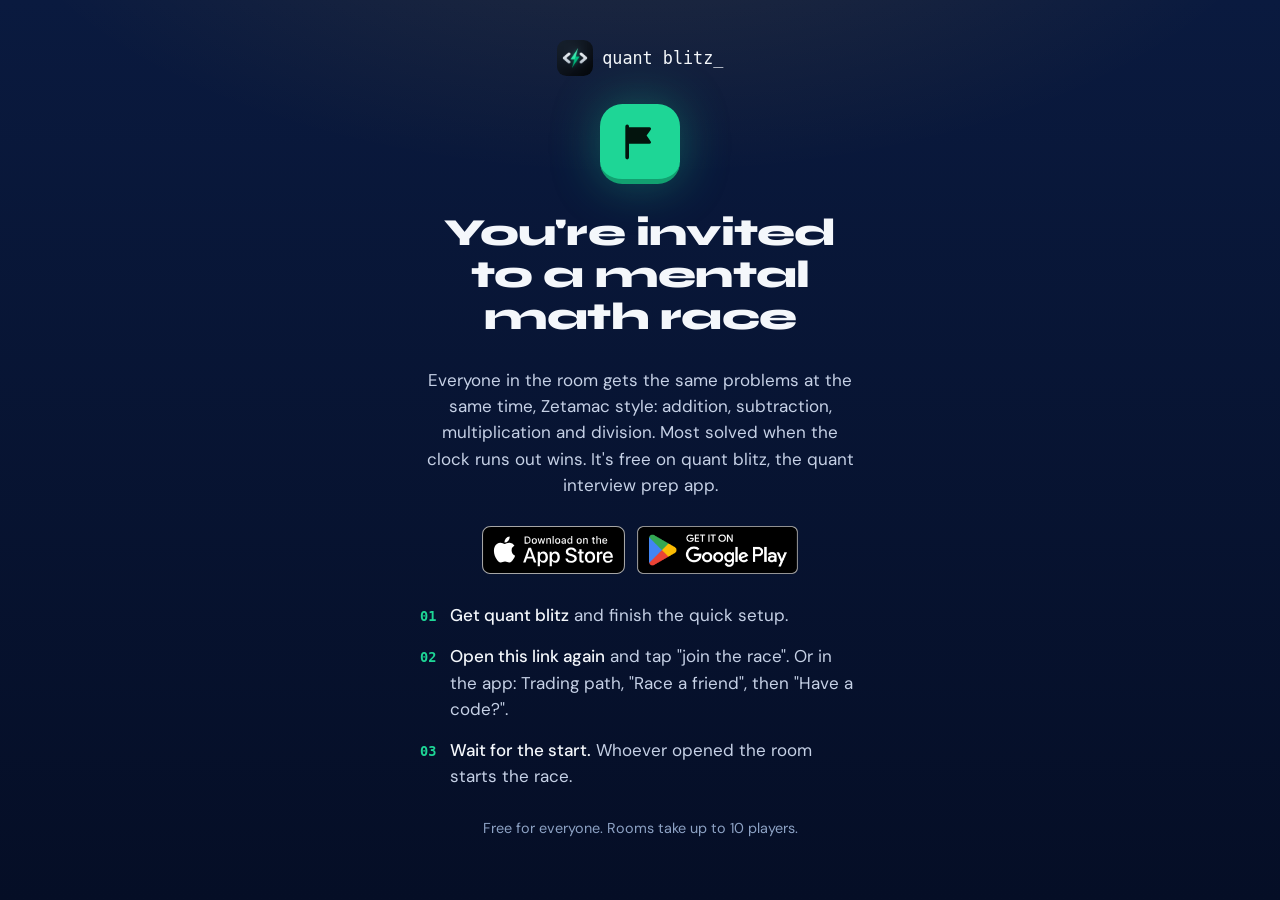
<file: r/index.html>
<!doctype html>
<html lang="en-GB">
  <head>
    <meta charset="utf-8" />
    <meta name="viewport" content="width=device-width, initial-scale=1, viewport-fit=cover" />
    <title>A mental math race on quant blitz</title>
    <meta
      name="description"
      content="A friend invited you to a mental math race on quant blitz: the same problems for everyone, live."
    />
    <meta name="robots" content="noindex" />
    <link rel="icon" href="/favicon.svg" type="image/svg+xml" />
    <link rel="icon" href="/favicon.png" type="image/png" sizes="32x32" />
    <link rel="apple-touch-icon" href="/apple-touch-icon.png" />
    <meta name="theme-color" content="#0a1a3f" />
    <meta name="apple-itunes-app" content="app-id=6820223409" />
    <meta property="og:type" content="website" />
    <meta property="og:site_name" content="quant blitz" />
    <meta property="og:title" content="Race me at mental math on quant blitz" />
    <meta
      property="og:description"
      content="Same problems for everyone, live, Zetamac style. Most solved in two minutes wins. Free on iPhone and Android."
    />
    <meta property="og:image" content="https://quantblitz.app/img/quant-blitz-path.jpg" />
    <meta name="twitter:card" content="summary_large_image" />
    <link rel="preload" href="/fonts/syne-800.woff2" as="font" type="font/woff2" crossorigin />
    <link rel="preload" href="/fonts/dm-sans-400.woff2" as="font" type="font/woff2" crossorigin />
    <style>
      @font-face {
        font-family: 'Syne';
        src: url('/fonts/syne-800.woff2') format('woff2');
        font-weight: 800;
        font-display: swap;
      }
      @font-face {
        font-family: 'DM Sans';
        src: url('/fonts/dm-sans-400.woff2') format('woff2');
        font-weight: 400;
        font-display: swap;
      }
      @font-face {
        font-family: 'DM Sans';
        src: url('/fonts/dm-sans-500.woff2') format('woff2');
        font-weight: 500;
        font-display: swap;
      }
      :root {
        color-scheme: dark;
        --abyss: #050e26;
        --navy: #0a1a3f;
        --surface: rgba(16, 36, 82, 0.5);
        --line: rgba(141, 162, 196, 0.16);
        --line-strong: rgba(141, 162, 196, 0.3);
        --text: #f4f7fb;
        --body: #c6d1e6;
        --muted: #8da2c4;
        --green: #1ed696;
        --on-green: #03140d;
        --gold: #ffc53d;
        --on-gold: #2a1d00;
        --mono: ui-monospace, 'SF Mono', SFMono-Regular, Menlo, Consolas, monospace;
        --display: 'Syne', 'DM Sans', system-ui, sans-serif;
        --sans: 'DM Sans', system-ui, -apple-system, sans-serif;
      }
      * {
        box-sizing: border-box;
      }
      body {
        margin: 0;
        min-height: 100vh;
        background:
          radial-gradient(60rem 30rem at 50% -10rem, rgba(255, 197, 61, 0.12), transparent 70%),
          linear-gradient(180deg, var(--navy), var(--abyss));
        color: var(--body);
        font: 400 17px/1.55 var(--sans);
        -webkit-font-smoothing: antialiased;
      }
      main {
        max-width: 30rem;
        margin: 0 auto;
        padding: max(2.5rem, env(safe-area-inset-top)) max(1.25rem, env(safe-area-inset-right))
          max(3rem, env(safe-area-inset-bottom)) max(1.25rem, env(safe-area-inset-left));
        display: flex;
        flex-direction: column;
        gap: 1.75rem;
        text-align: center;
      }
      .brand {
        display: inline-flex;
        align-items: center;
        gap: 0.6rem;
        justify-content: center;
        color: var(--text);
        font: 500 1.05rem var(--mono);
        text-decoration: none;
      }
      .brand img {
        width: 2.25rem;
        height: 2.25rem;
        border-radius: 0.6rem;
      }
      .gift {
        width: 5rem;
        height: 5rem;
        margin: 0 auto;
        border-radius: 1.4rem;
        background: var(--green);
        border-bottom: 5px solid #12a070;
        display: grid;
        place-items: center;
        box-shadow: 0 0 3rem rgba(30, 214, 150, 0.35);
      }
      h1 {
        margin: 0;
        color: var(--text);
        font: 800 clamp(1.9rem, 7vw, 2.4rem) / 1.1 var(--display);
        letter-spacing: -0.02em;
        text-wrap: balance;
      }
      p {
        margin: 0;
      }
      .code {
        display: flex;
        align-items: center;
        justify-content: space-between;
        gap: 1rem;
        padding: 1rem 1.25rem;
        border: 1px solid var(--line-strong);
        border-radius: 1rem;
        background: var(--surface);
      }
      .code span {
        color: var(--text);
        font: 700 1.7rem var(--mono);
        letter-spacing: 0.18em;
      }
      button,
      .button {
        appearance: none;
        border: 0;
        cursor: pointer;
        border-radius: 0.8rem;
        font: 500 1rem var(--sans);
        text-decoration: none;
      }
      .copy {
        padding: 0.55rem 0.9rem;
        background: rgba(141, 162, 196, 0.14);
        color: var(--text);
      }
      .open {
        display: block;
        padding: 0.95rem;
        background: var(--green);
        color: var(--on-green);
      }
      .stores {
        display: flex;
        justify-content: center;
        flex-wrap: wrap;
        gap: 0.75rem;
      }
      .stores img {
        height: 3rem;
        width: auto;
        display: block;
      }
      ol {
        margin: 0;
        padding: 0;
        list-style: none;
        display: grid;
        gap: 0.9rem;
        text-align: left;
      }
      li {
        display: flex;
        gap: 0.85rem;
        align-items: baseline;
      }
      li b {
        color: var(--green);
        font: 700 0.85rem var(--mono);
      }
      li span {
        color: var(--body);
      }
      li strong {
        color: var(--text);
        font-weight: 500;
      }
      .small {
        color: var(--muted);
        font-size: 0.9rem;
      }
      [hidden] {
        display: none !important;
      }
    </style>
  </head>
  <body>
    <main>
      <a class="brand" href="/"><img src="/img/quant-blitz.png" alt="" /> quant blitz_</a>
      <div class="gift" aria-hidden="true">
        <svg width="44" height="44" viewBox="0 0 24 24" fill="#03140d" stroke="none">
          <path
            d="M5 2.5a1 1 0 0 1 1 1V4h11.2a.8.8 0 0 1 .66 1.25L15.6 8.5l2.26 3.25A.8.8 0 0 1 17.2 13H6v7.5a1 1 0 1 1-2 0v-17a1 1 0 0 1 1-1z"
          />
        </svg>
      </div>
      <h1>You're invited to a mental math race</h1>
      <p>
        Everyone in the room gets the same problems at the same time, Zetamac style: addition,
        subtraction, multiplication and division. Most solved when the clock runs out wins. It's
        free on quant blitz, the quant interview prep app.
      </p>

      <div class="code" id="code-box" hidden>
        <span id="code"></span>
        <button class="copy" id="copy" type="button">Copy</button>
      </div>

      <a class="button open" id="open" href="qdevblitz://" hidden>I have the app: join the race</a>

      <div class="stores">
        <a href="https://apps.apple.com/gb/app/quant-blitz-interview-prep/id6820223409"
          ><img src="/img/badge-app-store.svg" alt="Download on the App Store"
        /></a>
        <a href="https://play.google.com/store/apps/details?id=com.qdevblitz.app"
          ><img src="/img/badge-google-play.png" alt="Get it on Google Play"
        /></a>
      </div>

      <ol>
        <li>
          <b>01</b><span><strong>Get quant blitz</strong> and finish the quick setup.</span>
        </li>
        <li>
          <b>02</b
          ><span
            ><strong>Open this link again</strong> and tap "join the race". Or in the app: Trading
            path, "Race a friend", then "Have a code?".</span
          >
        </li>
        <li>
          <b>03</b
          ><span
            ><strong>Wait for the start.</strong> Whoever opened the room starts the race.</span
          >
        </li>
      </ol>
      <p class="small">Free for everyone. Rooms take up to 10 players.</p>
    </main>
    <script>
      (function () {
        // quantblitz.app/r/7K2M9 (Netlify serves this page for it), or ?c=7K2M9.
        var segment = (location.pathname.split('/r/')[1] || '').split('/')[0];
        if (/^index/.test(segment)) segment = '';
        var raw = new URLSearchParams(location.search).get('c') || segment;
        var code = raw.toUpperCase().replace(/[^A-Z0-9]/g, '');
        if (!/^[2-9A-HJ-NP-Z]{5}$/.test(code)) return;
        document.getElementById('code').textContent = code;
        document.getElementById('code-box').hidden = false;
        var open = document.getElementById('open');
        open.href = 'qdevblitz://r/' + code;
        open.hidden = false;
        var copy = document.getElementById('copy');
        copy.addEventListener('click', function () {
          var done = function () {
            copy.textContent = 'Copied';
          };
          if (navigator.clipboard) navigator.clipboard.writeText(code).then(done, function () {});
        });
      })();
    </script>
  </body>
</html>
</file>
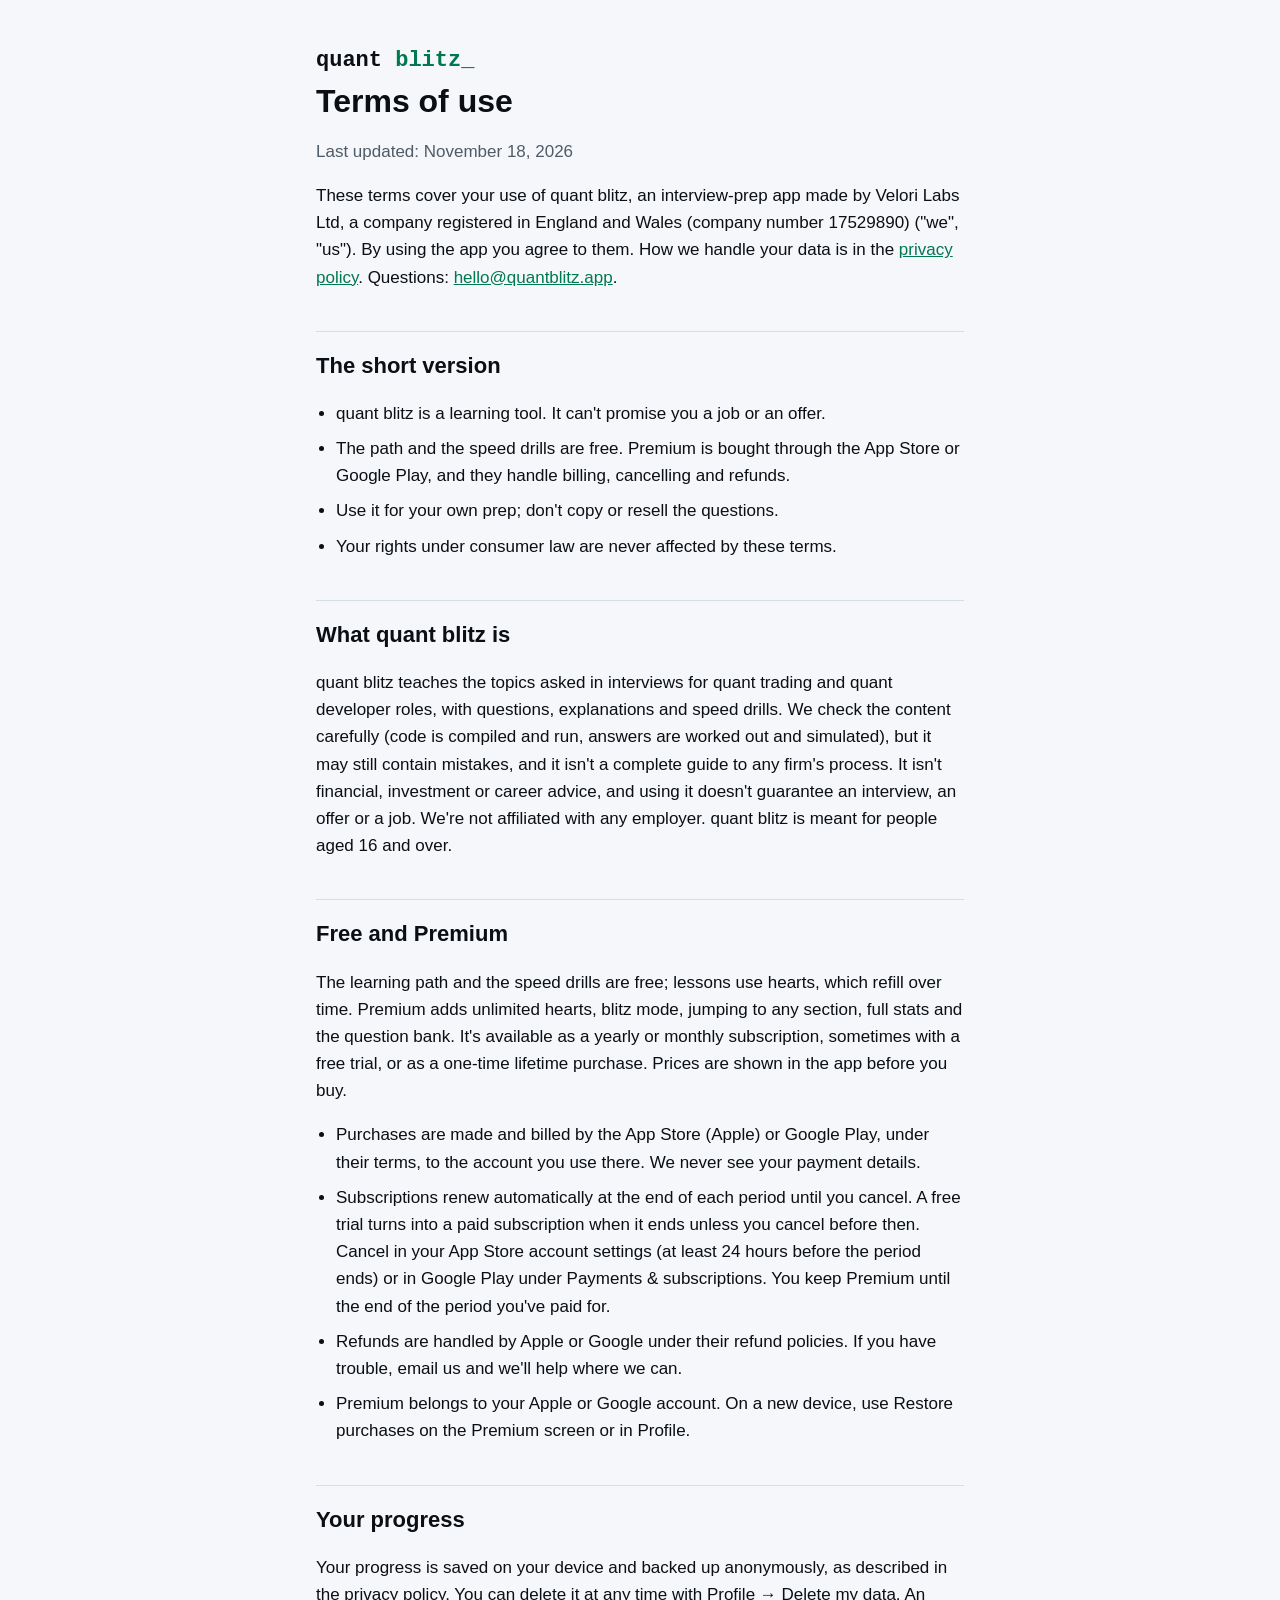
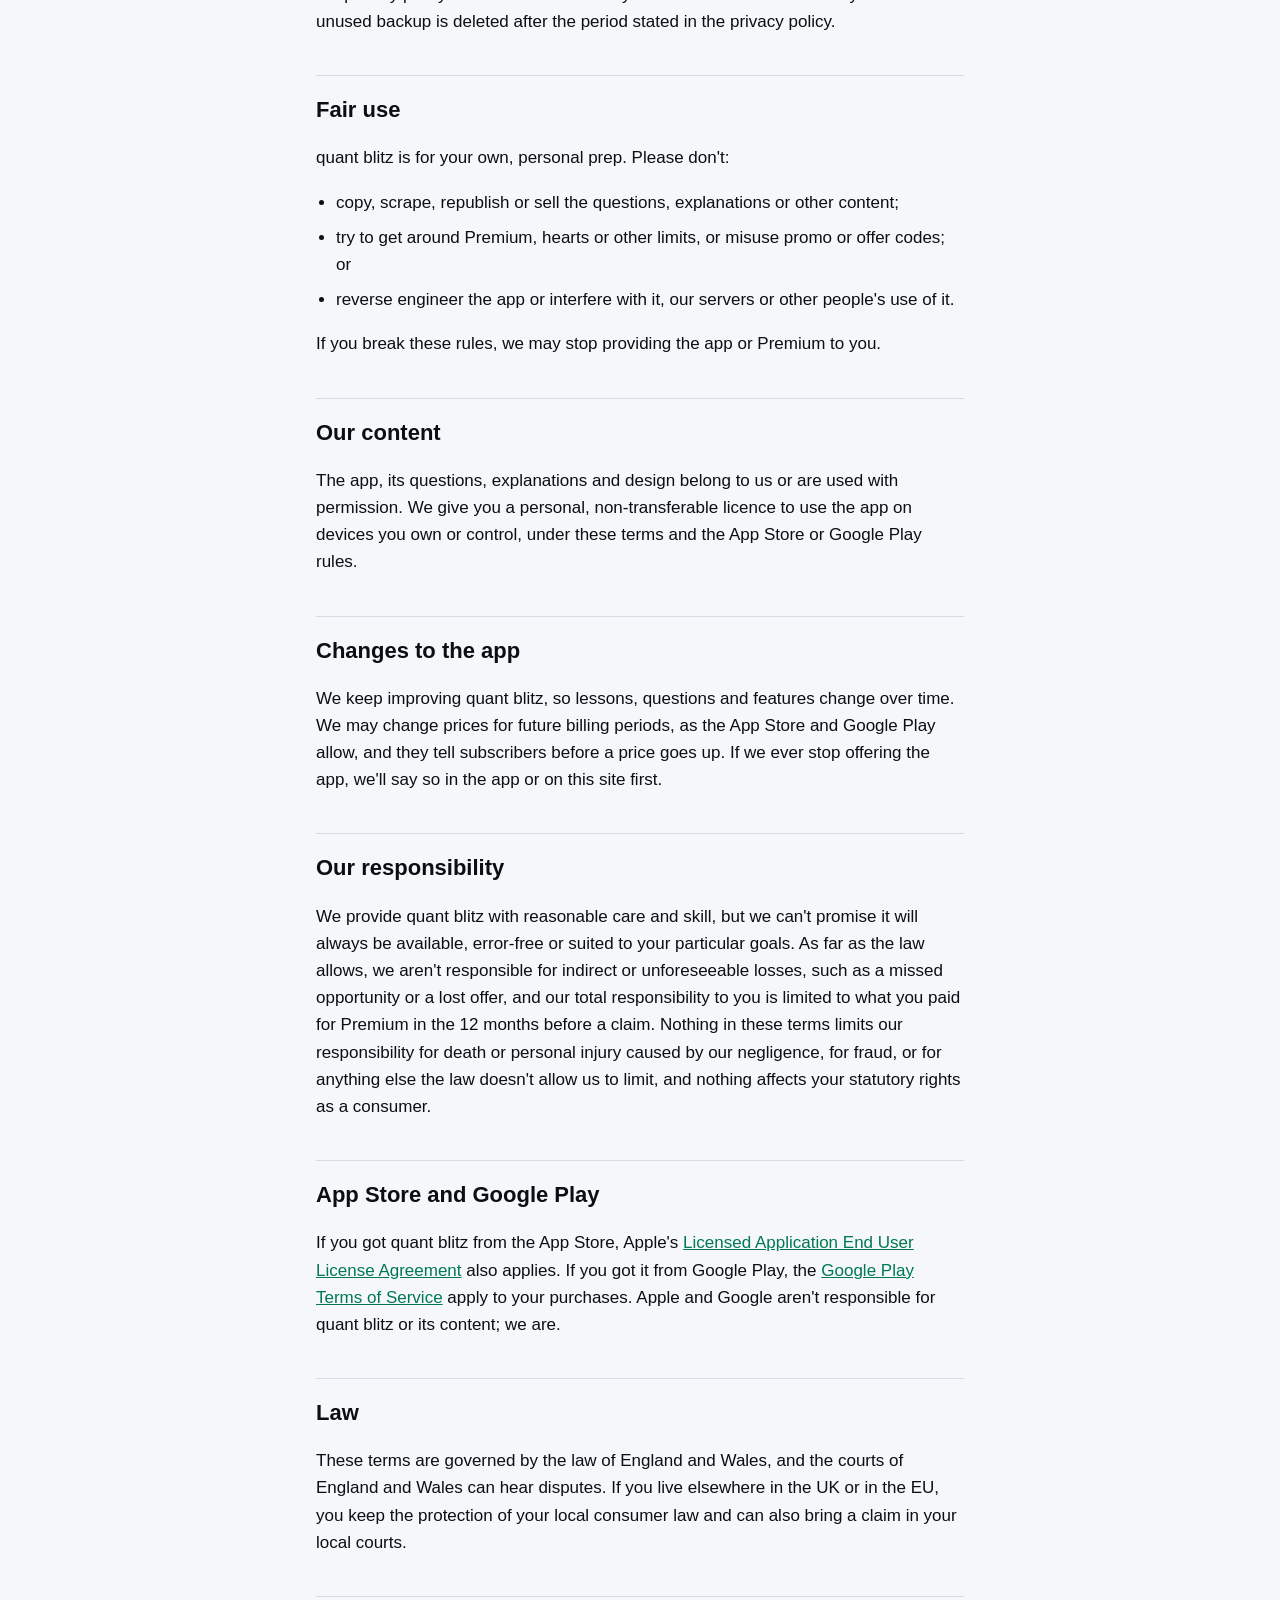
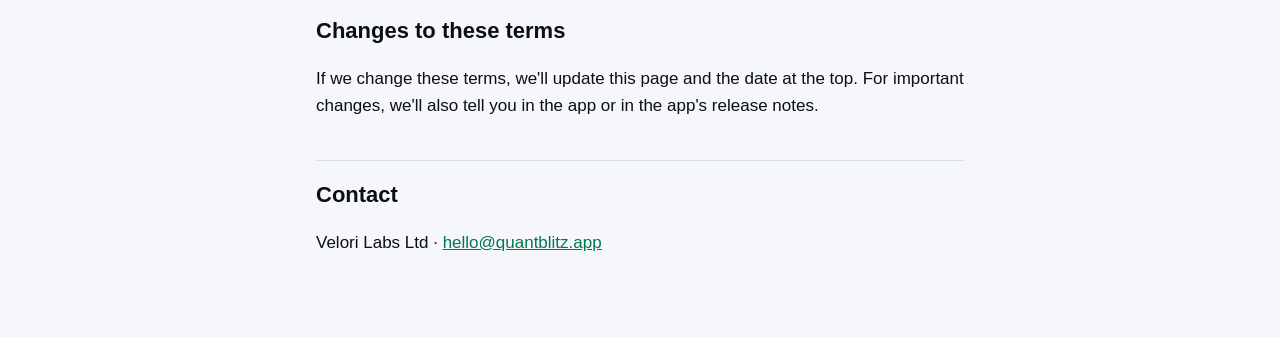
<file: terms/index.html>
<!doctype html>
<html lang="en">
  <head>
    <meta charset="utf-8" />
    <meta name="viewport" content="width=device-width, initial-scale=1" />
    <title>Terms of use · quant blitz</title>
    <meta name="description" content="The terms for using the quant blitz app." />
    <link rel="stylesheet" href="../style.css" />
  </head>
  <body>
    <main>
      <p class="wordmark">
        <a href="../">quant <span>blitz_</span></a>
      </p>
      <h1>Terms of use</h1>
      <p class="muted">Last updated: November 18, 2026</p>

      <p>
        These terms cover your use of quant blitz, an interview-prep app made by Velori Labs Ltd, a
        company registered in England and Wales (company number 17529890) ("we", "us"). By using the
        app you agree to them. How we handle your data is in the
        <a href="../privacy/">privacy policy</a>. Questions:
        <a href="mailto:hello@quantblitz.app">hello@quantblitz.app</a>.
      </p>

      <h2>The short version</h2>
      <ul>
        <li>quant blitz is a learning tool. It can't promise you a job or an offer.</li>
        <li>
          The path and the speed drills are free. Premium is bought through the App Store or Google
          Play, and they handle billing, cancelling and refunds.
        </li>
        <li>Use it for your own prep; don't copy or resell the questions.</li>
        <li>Your rights under consumer law are never affected by these terms.</li>
      </ul>

      <h2>What quant blitz is</h2>
      <p>
        quant blitz teaches the topics asked in interviews for quant trading and quant developer
        roles, with questions, explanations and speed drills. We check the content carefully (code
        is compiled and run, answers are worked out and simulated), but it may still contain
        mistakes, and it isn't a complete guide to any firm's process. It isn't financial,
        investment or career advice, and using it doesn't guarantee an interview, an offer or a job.
        We're not affiliated with any employer. quant blitz is meant for people aged 16 and over.
      </p>

      <h2>Free and Premium</h2>
      <p>
        The learning path and the speed drills are free; lessons use hearts, which refill over time.
        Premium adds unlimited hearts, blitz mode, jumping to any section, full stats and the
        question bank. It's available as a yearly or monthly subscription, sometimes with a free
        trial, or as a one-time lifetime purchase. Prices are shown in the app before you buy.
      </p>
      <ul>
        <li>
          Purchases are made and billed by the App Store (Apple) or Google Play, under their terms,
          to the account you use there. We never see your payment details.
        </li>
        <li>
          Subscriptions renew automatically at the end of each period until you cancel. A free trial
          turns into a paid subscription when it ends unless you cancel before then. Cancel in your
          App Store account settings (at least 24 hours before the period ends) or in Google Play
          under Payments &amp; subscriptions. You keep Premium until the end of the period you've
          paid for.
        </li>
        <li>
          Refunds are handled by Apple or Google under their refund policies. If you have trouble,
          email us and we'll help where we can.
        </li>
        <li>
          Premium belongs to your Apple or Google account. On a new device, use Restore purchases on
          the Premium screen or in Profile.
        </li>
      </ul>

      <h2>Your progress</h2>
      <p>
        Your progress is saved on your device and backed up anonymously, as described in the privacy
        policy. You can delete it at any time with Profile → Delete my data. An unused backup is
        deleted after the period stated in the privacy policy.
      </p>

      <h2>Fair use</h2>
      <p>quant blitz is for your own, personal prep. Please don't:</p>
      <ul>
        <li>copy, scrape, republish or sell the questions, explanations or other content;</li>
        <li>
          try to get around Premium, hearts or other limits, or misuse promo or offer codes; or
        </li>
        <li>
          reverse engineer the app or interfere with it, our servers or other people's use of it.
        </li>
      </ul>
      <p>If you break these rules, we may stop providing the app or Premium to you.</p>

      <h2>Our content</h2>
      <p>
        The app, its questions, explanations and design belong to us or are used with permission. We
        give you a personal, non-transferable licence to use the app on devices you own or control,
        under these terms and the App Store or Google Play rules.
      </p>

      <h2>Changes to the app</h2>
      <p>
        We keep improving quant blitz, so lessons, questions and features change over time. We may
        change prices for future billing periods, as the App Store and Google Play allow, and they
        tell subscribers before a price goes up. If we ever stop offering the app, we'll say so in
        the app or on this site first.
      </p>

      <h2>Our responsibility</h2>
      <p>
        We provide quant blitz with reasonable care and skill, but we can't promise it will always
        be available, error-free or suited to your particular goals. As far as the law allows, we
        aren't responsible for indirect or unforeseeable losses, such as a missed opportunity or a
        lost offer, and our total responsibility to you is limited to what you paid for Premium in
        the 12 months before a claim. Nothing in these terms limits our responsibility for death or
        personal injury caused by our negligence, for fraud, or for anything else the law doesn't
        allow us to limit, and nothing affects your statutory rights as a consumer.
      </p>

      <h2>App Store and Google Play</h2>
      <p>
        If you got quant blitz from the App Store, Apple's
        <a href="https://www.apple.com/legal/internet-services/itunes/dev/stdeula/"
          >Licensed Application End User License Agreement</a
        >
        also applies. If you got it from Google Play, the
        <a href="https://play.google.com/about/play-terms/">Google Play Terms of Service</a> apply
        to your purchases. Apple and Google aren't responsible for quant blitz or its content; we
        are.
      </p>

      <h2>Law</h2>
      <p>
        These terms are governed by the law of England and Wales, and the courts of England and
        Wales can hear disputes. If you live elsewhere in the UK or in the EU, you keep the
        protection of your local consumer law and can also bring a claim in your local courts.
      </p>

      <h2>Changes to these terms</h2>
      <p>
        If we change these terms, we'll update this page and the date at the top. For important
        changes, we'll also tell you in the app or in the app's release notes.
      </p>

      <h2>Contact</h2>
      <p>
        Velori Labs Ltd ·
        <a href="mailto:hello@quantblitz.app">hello@quantblitz.app</a>
      </p>
    </main>
  </body>
</html>
</file>
<file: resource.css>
/* Free resource pages (quantblitz.app/<resource>/): the app's dark theme, shared by the pages
   Instagram DMs point at. Fonts live in ../fonts. */
@font-face {
  font-family: 'Space Grotesk';
  src: url('../fonts/space-grotesk-700.woff2') format('woff2');
  font-weight: 700;
  font-display: swap;
}
@font-face {
  font-family: 'Inter';
  src: url('../fonts/inter-400.woff2') format('woff2');
  font-weight: 400;
  font-display: swap;
}
:root {
  color-scheme: dark;
  --bg: #0b0f14;
  --surface: #141a23;
  --line: #232c38;
  --text: #e8edf2;
  --muted: #8a96a3;
  --accent: #00d68f;
  --on-accent: #0b0f14;
}
html {
  -webkit-text-size-adjust: 100%;
}
body {
  margin: 0;
  background: var(--bg);
  color: var(--text);
  font:
    400 16px/1.6 'Inter',
    system-ui,
    -apple-system,
    sans-serif;
  -webkit-font-smoothing: antialiased;
}
main {
  box-sizing: border-box;
  max-width: 560px;
  margin: 0 auto;
  padding: max(36px, env(safe-area-inset-top)) 20px 24px;
}
.qb {
  display: flex;
  align-items: center;
  justify-content: center;
  gap: 8px;
  margin-bottom: 28px;
  color: var(--text);
  text-decoration: none;
  font:
    700 20px/1 ui-monospace,
    'SF Mono',
    Menlo,
    Consolas,
    monospace;
  letter-spacing: -0.02em;
}
.qb img {
  display: block;
  border-radius: 8px;
}
.qb span {
  color: var(--accent);
}
.eyebrow {
  margin: 0 0 10px;
  color: var(--accent);
  font-size: 12px;
  font-weight: 700;
  letter-spacing: 0.18em;
  text-transform: uppercase;
  text-align: center;
}
h1 {
  margin: 0;
  font:
    700 clamp(30px, 8vw, 38px) / 1.1 'Space Grotesk',
    'Inter',
    sans-serif;
  letter-spacing: -0.03em;
  text-align: center;
  text-wrap: balance;
}
.lede {
  margin: 12px 0 28px;
  font-size: 17px;
  text-align: center;
  text-wrap: balance;
  color: var(--muted);
}
h2 {
  margin: 36px 0 12px;
  padding-top: 20px;
  border-top: 1px solid var(--line);
  font:
    700 22px/1.2 'Space Grotesk',
    'Inter',
    sans-serif;
  letter-spacing: -0.02em;
}
h2 .n {
  color: var(--accent);
  margin-right: 8px;
}
p {
  margin: 0 0 12px;
}
code {
  font-family: ui-monospace, 'SF Mono', Menlo, Consolas, monospace;
  font-size: 0.92em;
  background: var(--surface);
  border: 1px solid var(--line);
  border-radius: 4px;
  padding: 1px 5px;
}
/* A card: a question with its answer, or a table of tricks. */
.card {
  margin: 0 0 14px;
  padding: 16px 18px;
  border: 1px solid var(--line);
  border-radius: 16px;
  background: var(--surface);
}
.card p:last-child {
  margin-bottom: 0;
}
.card .q {
  font-weight: 400;
  color: var(--text);
}
.card ol.opts {
  margin: 8px 0 12px;
  padding-left: 22px;
  color: var(--muted);
}
.card ol.opts li {
  margin: 0 0 4px;
}
details {
  border-top: 1px solid var(--line);
  margin-top: 12px;
  padding-top: 10px;
}
summary {
  cursor: pointer;
  color: var(--accent);
  font-weight: 700;
  list-style: none;
}
summary::-webkit-details-marker {
  display: none;
}
summary::before {
  content: '+ ';
}
details[open] summary::before {
  content: '− ';
}
details p {
  margin-top: 10px;
}
details .ans {
  color: var(--text);
}
ul.tricks {
  margin: 0;
  padding: 0;
  list-style: none;
}
ul.tricks li {
  padding: 10px 0;
  border-top: 1px solid var(--line);
}
ul.tricks li:first-child {
  border-top: 0;
  padding-top: 0;
}
ul.tricks li:last-child {
  padding-bottom: 0;
}
ul.tricks b {
  display: block;
  font-weight: 400;
  color: var(--text);
}
ul.tricks span {
  color: var(--muted);
  font-size: 15px;
}
.tbl {
  overflow-x: auto;
}
table {
  border-collapse: collapse;
  width: 100%;
  font-size: 15px;
  font-variant-numeric: tabular-nums;
}
th,
td {
  text-align: left;
  padding: 6px 10px 6px 0;
  border-bottom: 1px solid var(--line);
  white-space: nowrap;
}
th {
  color: var(--muted);
  font-weight: 400;
  font-size: 13px;
}
tr:last-child td {
  border-bottom: 0;
}
/* The pitch at the end. */
.cta {
  margin: 40px 0 0;
  padding: 20px 18px;
  border: 1px solid var(--accent);
  border-radius: 16px;
  text-align: center;
}
.cta h2 {
  margin: 0 0 8px;
  padding: 0;
  border: 0;
}
.cta p {
  color: var(--muted);
}
.stores {
  display: flex;
  flex-wrap: wrap;
  justify-content: center;
  gap: 10px;
  margin-top: 14px;
}
.store {
  display: inline-block;
  padding: 12px 18px;
  border-radius: 12px;
  background: var(--accent);
  color: var(--on-accent);
  font:
    700 15px/1 'Space Grotesk',
    'Inter',
    sans-serif;
  text-decoration: none;
}
.store.play {
  background: transparent;
  color: var(--text);
  border: 1px solid var(--line);
}
.store:hover,
.store:focus-visible {
  filter: brightness(1.08);
  outline: none;
}
footer {
  padding: 32px 20px max(24px, env(safe-area-inset-bottom));
  color: var(--muted);
  font-size: 13px;
  text-align: center;
}
footer a {
  color: var(--muted);
}
footer p {
  margin: 0 0 4px;
}
</file>
<file: style.css>
/* Static pages for GitHub Pages: support and privacy policy. Colors follow the app's tokens. */
:root {
  color-scheme: light dark;
  --background: #f5f7fa;
  --text: #0b0f14;
  --muted: #4f5b67;
  --accent: #00794f;
  --border: #d5dde5;
}

@media (prefers-color-scheme: dark) {
  :root {
    --background: #0b0f14;
    --text: #e8edf2;
    --muted: #8a96a3;
    --accent: #00d68f;
    --border: #232c38;
  }
}

* {
  box-sizing: border-box;
}

body {
  margin: 0;
  background: var(--background);
  color: var(--text);
  font:
    17px/1.6 -apple-system,
    BlinkMacSystemFont,
    'Segoe UI',
    Roboto,
    Helvetica,
    Arial,
    sans-serif;
}

main {
  max-width: 680px;
  margin: 0 auto;
  padding: 48px 16px 64px;
}

h1 {
  font-size: 32px;
  line-height: 1.2;
  margin: 8px 0 8px;
}

h2 {
  font-size: 22px;
  margin: 40px 0 8px;
  padding-top: 16px;
  border-top: 1px solid var(--border);
}

h3 {
  font-size: 17px;
  margin: 24px 0 4px;
}

a {
  color: var(--accent);
}

ul {
  padding-left: 20px;
}

li + li {
  margin-top: 8px;
}

.muted {
  color: var(--muted);
}

.wordmark {
  margin: 0;
  font:
    600 22px/1.2 ui-monospace,
    'SF Mono',
    Menlo,
    Consolas,
    monospace;
}

.wordmark a {
  color: var(--text);
  text-decoration: none;
}

.wordmark span {
  color: var(--accent);
}
</file>
